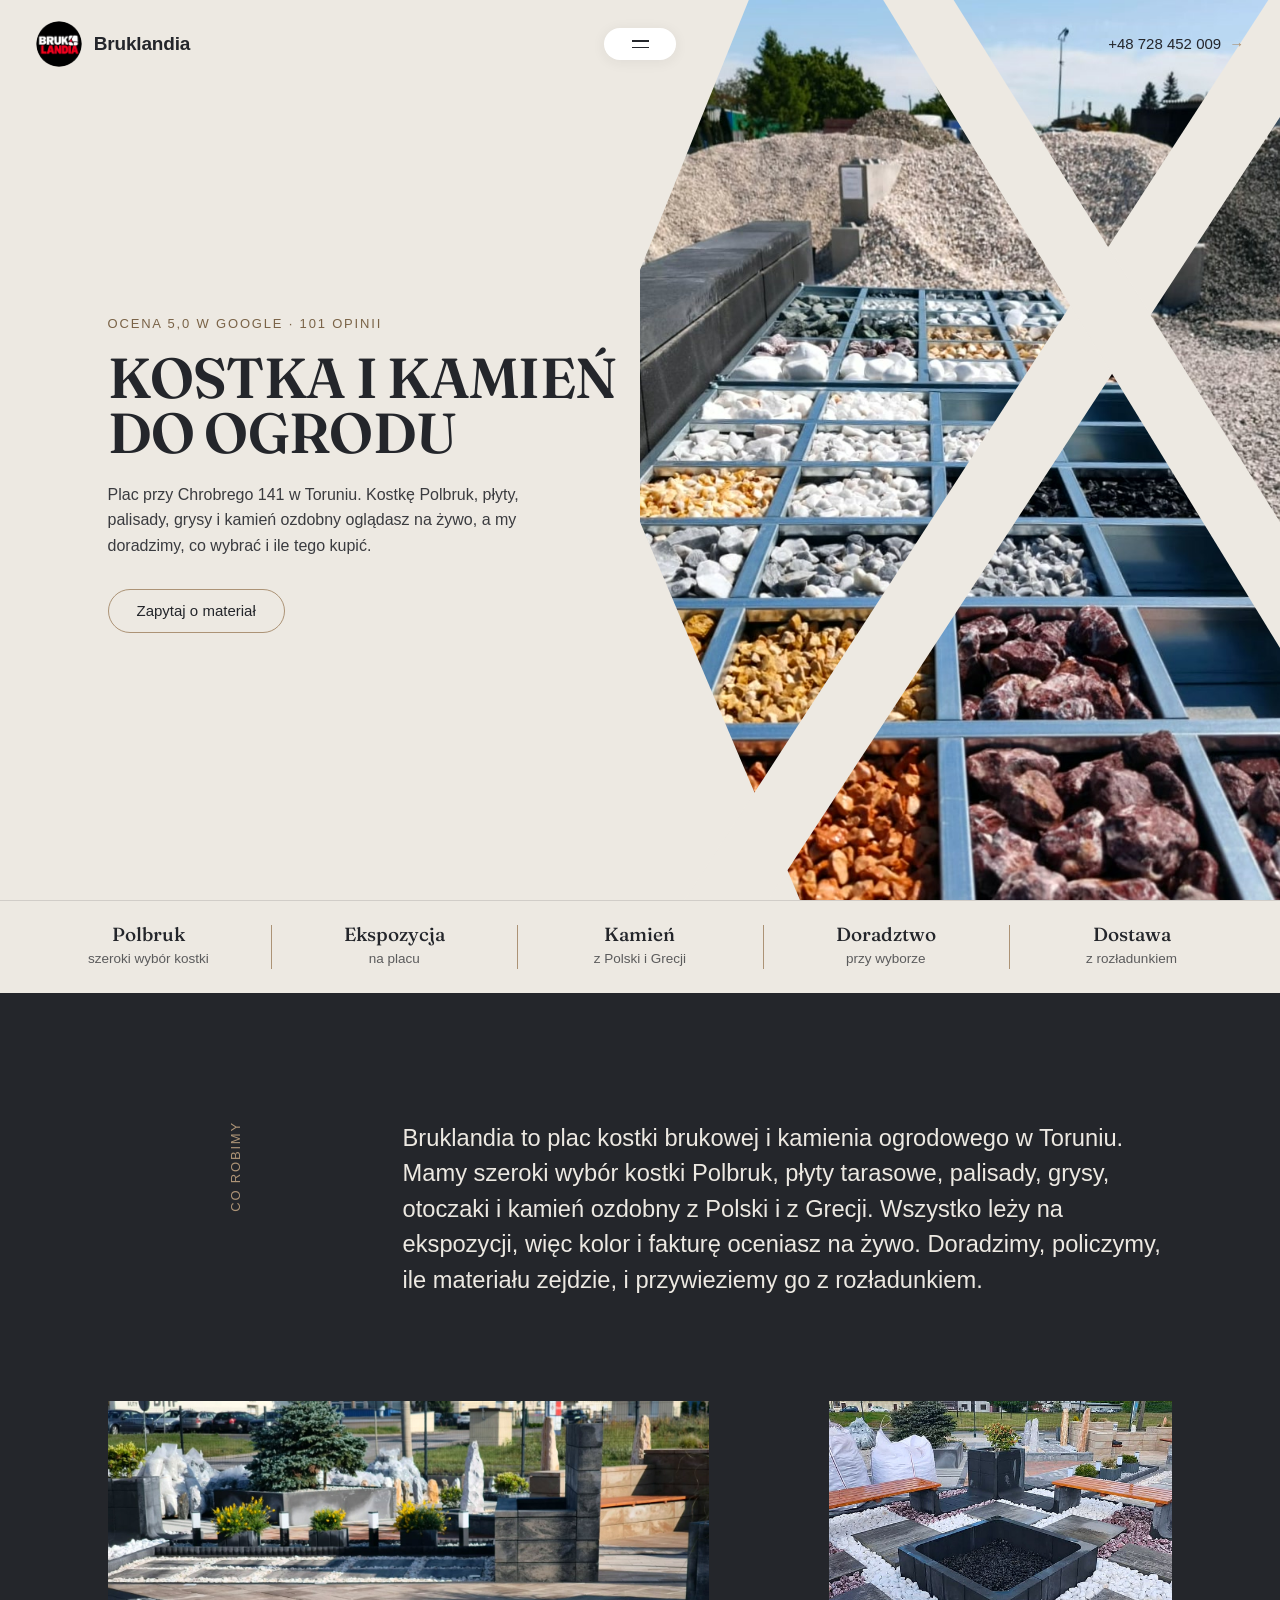
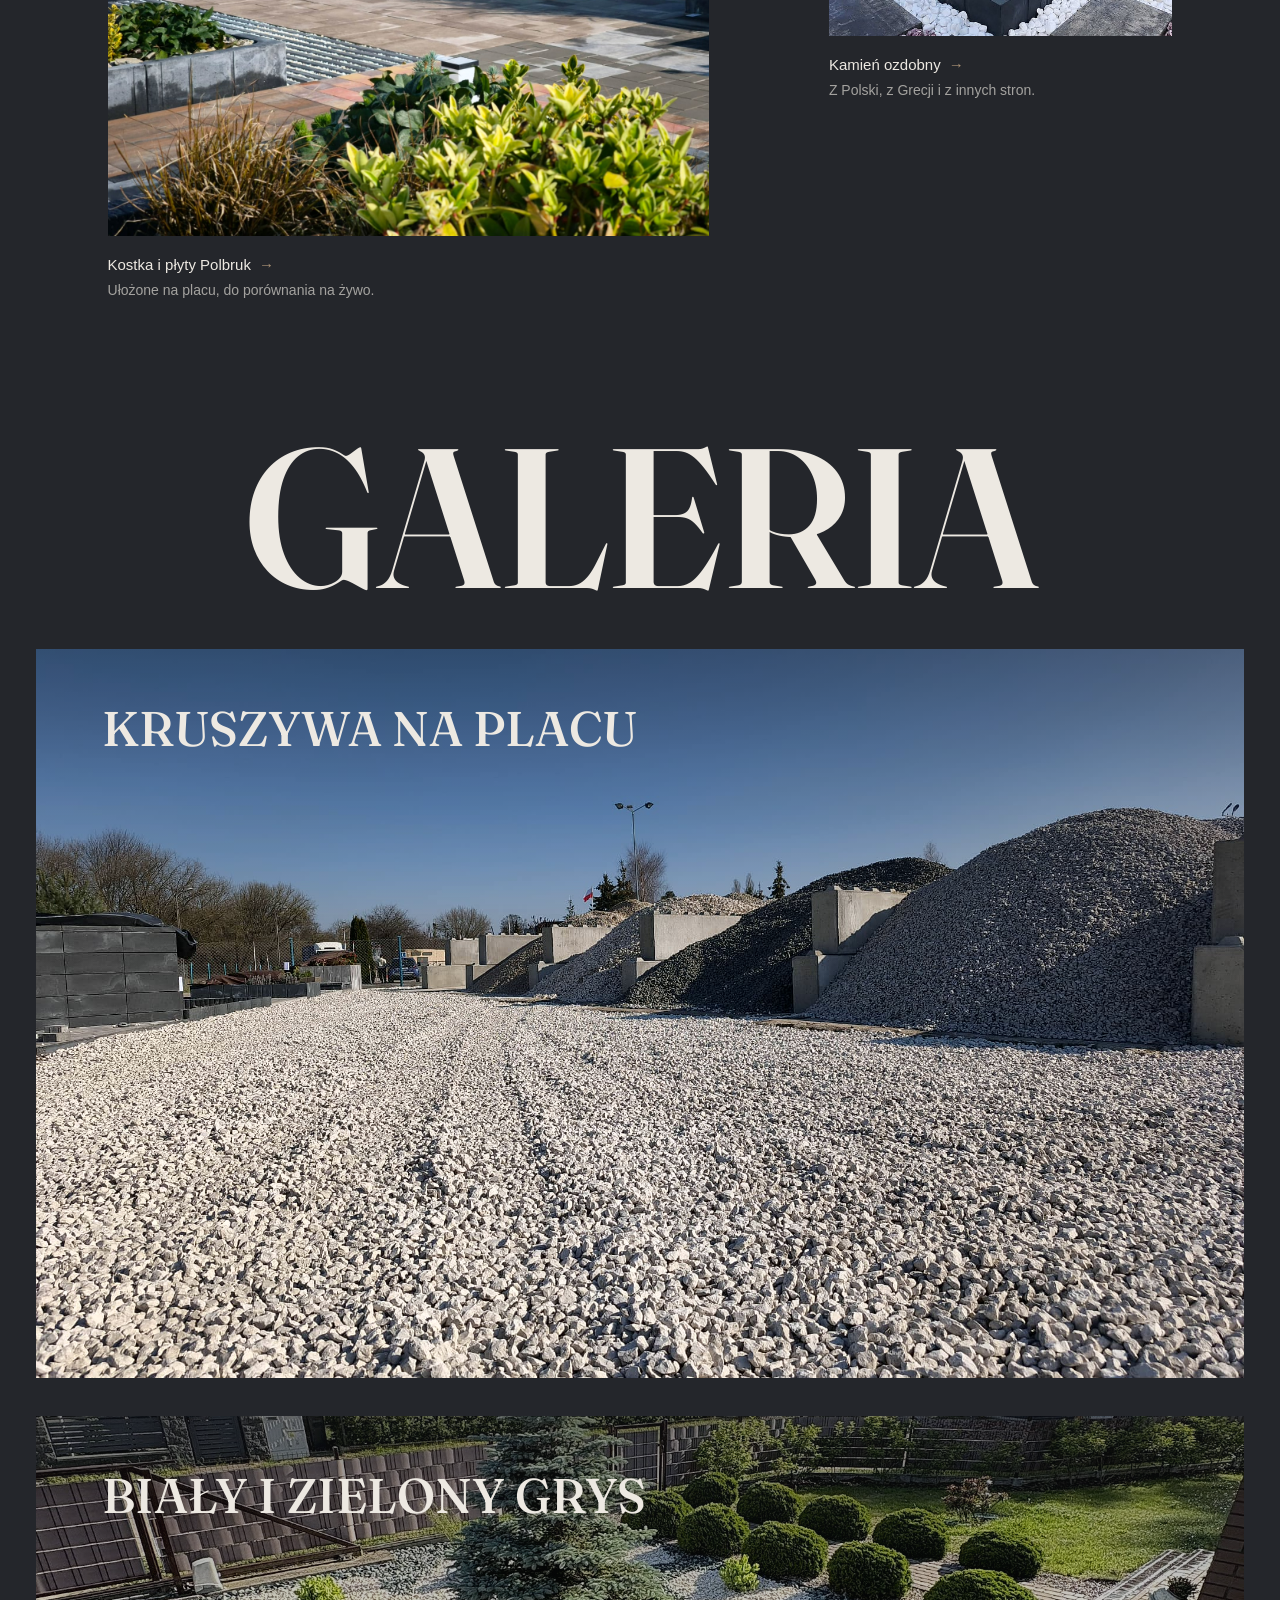
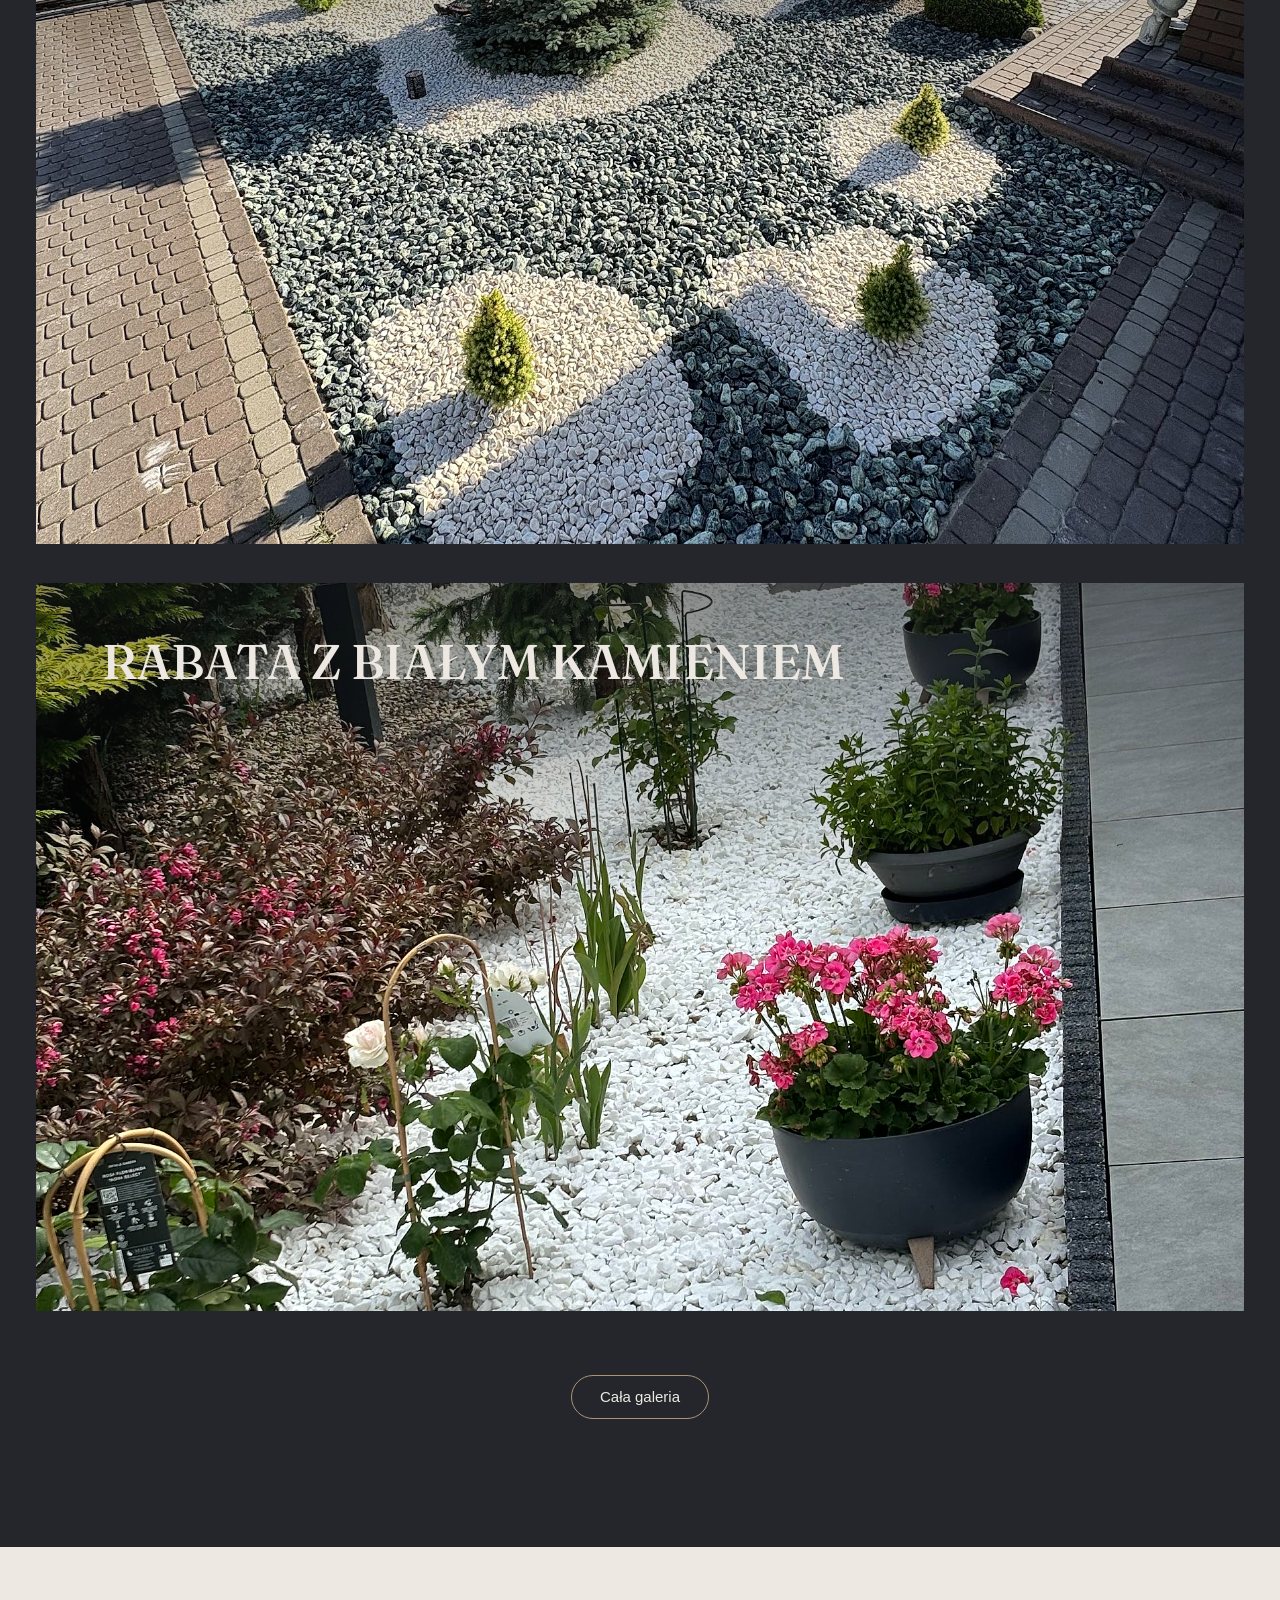
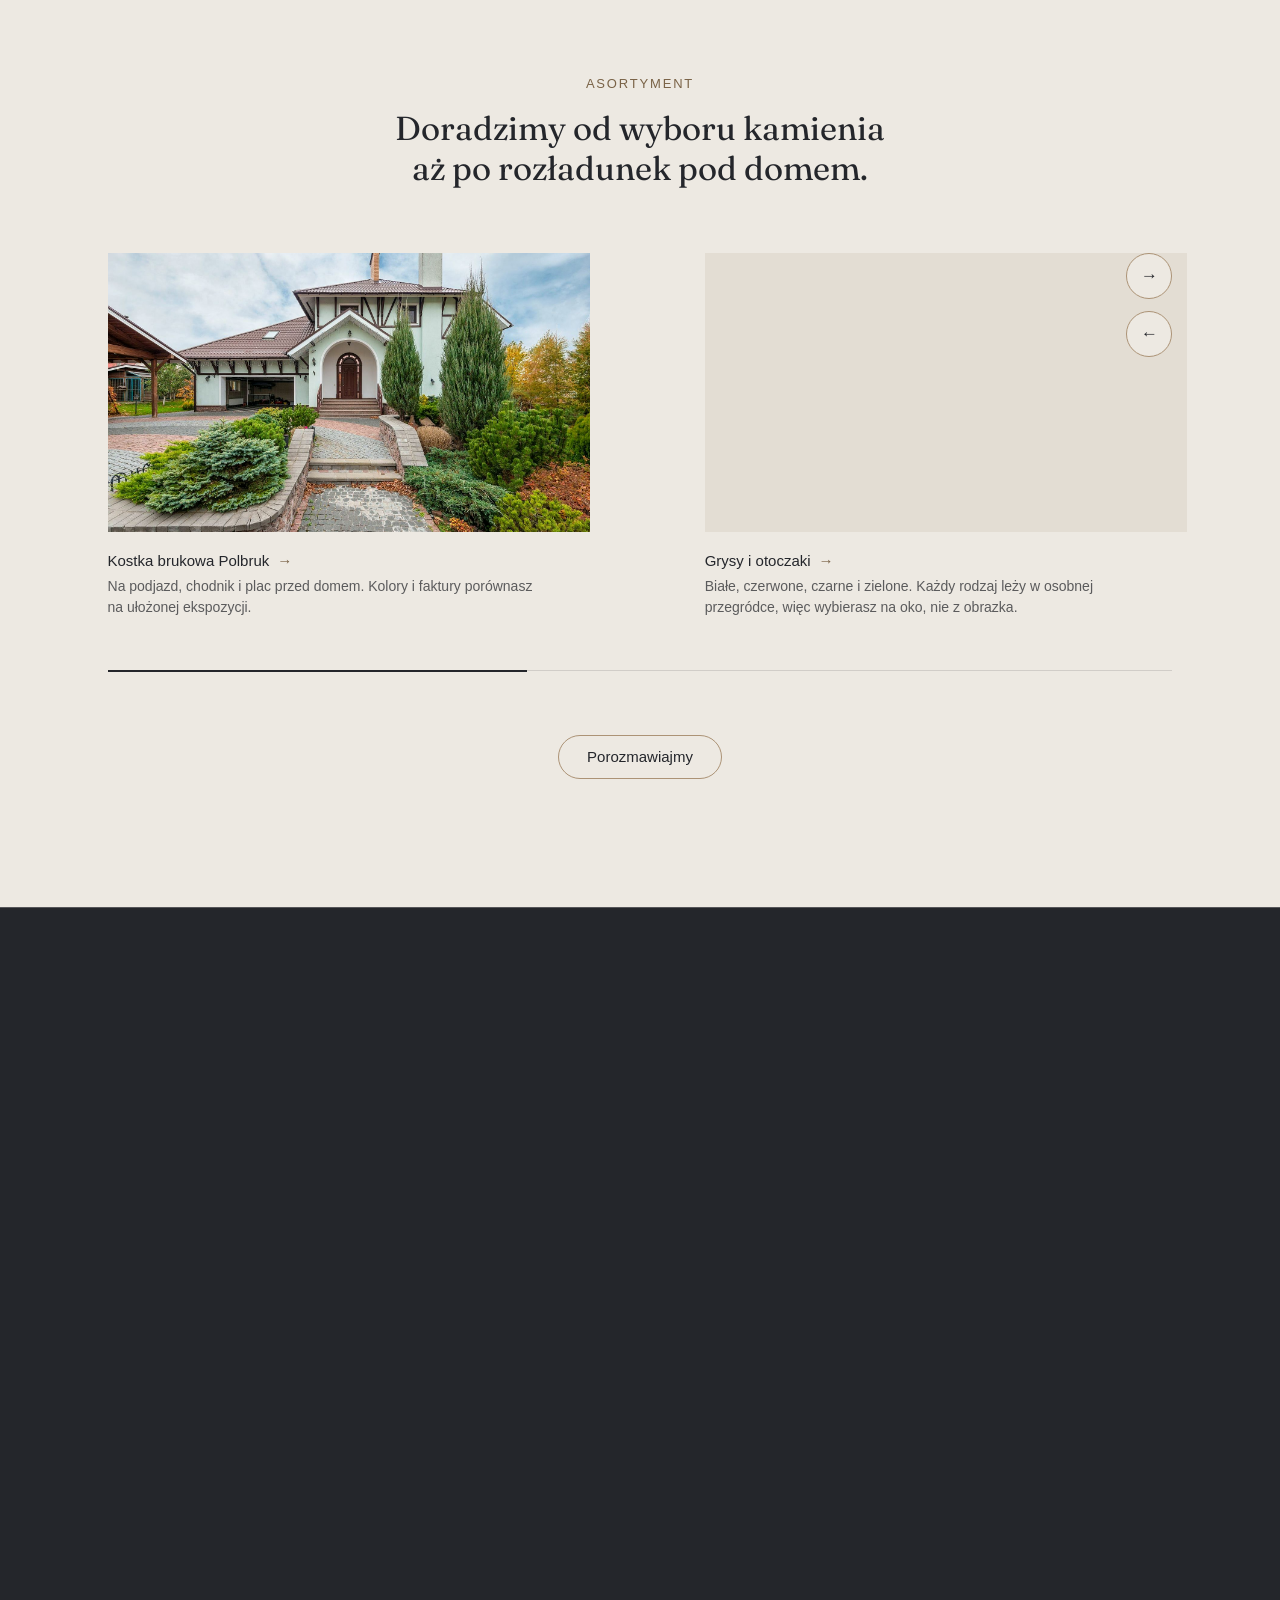
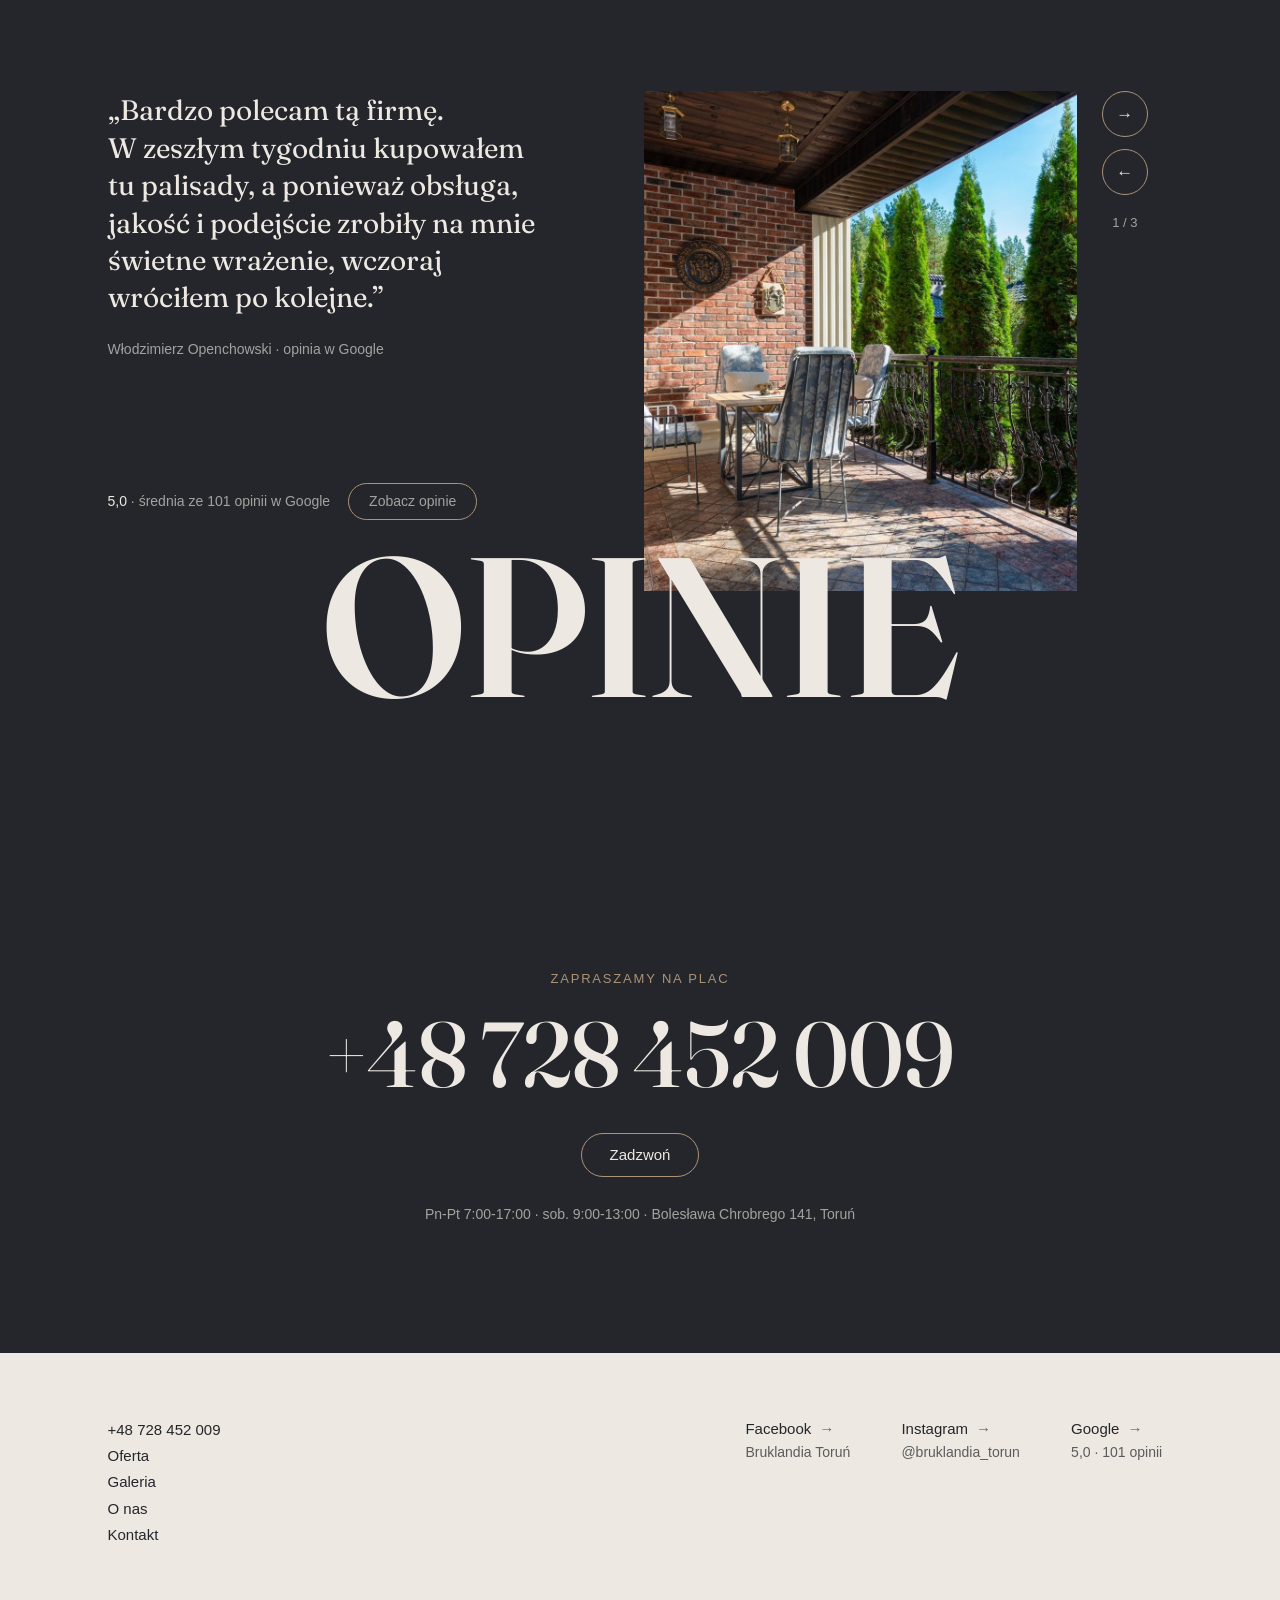
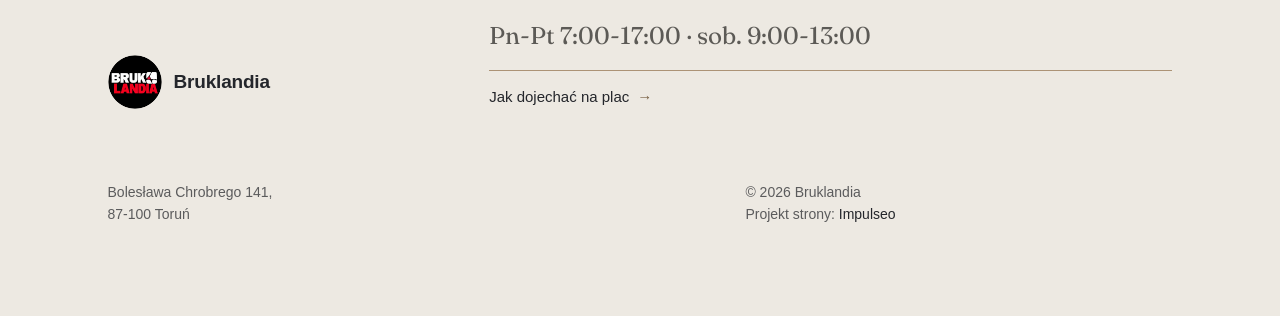
<file: index.html>
<!DOCTYPE html>
<html lang="pl">
<head>
<meta charset="UTF-8">
<meta name="viewport" content="width=device-width, initial-scale=1.0">
<title>Bruklandia - Kostka brukowa Polbruk i kamień ogrodowy · Toruń</title>
<meta name="description" content="Bruklandia - kostka brukowa Polbruk i kamień ogrodowy w Toruniu, ul. Bolesława Chrobrego 141. Kostka, płyty tarasowe, palisady, grysy, otoczaki i kamień ozdobny do obejrzenia na placu. Doradztwo i dostawa z rozładunkiem.">
<link rel="canonical" href="https://impulseo-pl.github.io/bruklandia/">
<meta name="robots" content="noindex, nofollow">
<meta name="theme-color" content="#ede9e2">
<meta property="og:type" content="website">
<meta property="og:locale" content="pl_PL">
<meta property="og:site_name" content="Bruklandia">
<meta property="og:title" content="Bruklandia - Kostka brukowa Polbruk i kamień ogrodowy · Toruń">
<meta property="og:description" content="Bruklandia - kostka brukowa Polbruk i kamień ogrodowy w Toruniu, ul. Bolesława Chrobrego 141. Kostka, płyty tarasowe, palisady, grysy, otoczaki i kamień ozdobny do obejrzenia na placu. Doradztwo i dostawa z rozładunkiem.">
<meta property="og:url" content="https://impulseo-pl.github.io/bruklandia/">
<meta property="og:image" content="https://impulseo-pl.github.io/bruklandia/img/og.jpg">
<meta property="og:image:width" content="1200">
<meta property="og:image:height" content="630">
<meta name="twitter:card" content="summary_large_image">
<link rel="icon" href="img/logo.png">
<script type="application/ld+json">{"@context": "https://schema.org", "@type": "LocalBusiness", "name": "Bruklandia", "url": "https://impulseo-pl.github.io/bruklandia/", "telephone": "+48728452009", "image": "https://impulseo-pl.github.io/bruklandia/img/og.jpg", "address": {"@type": "PostalAddress", "streetAddress": "Bolesława Chrobrego 141", "postalCode": "87-100", "addressLocality": "Toruń", "addressCountry": "PL"}, "geo": {"@type": "GeoCoordinates", "latitude": 53.0409848, "longitude": 18.6276492}, "openingHours": ["Mo-Fr 07:00-17:00", "Sa 09:00-13:00"], "areaServed": "Toruń", "sameAs": ["https://www.facebook.com/p/Bruklandia-Toru%C5%84-61573818707642/", "https://www.instagram.com/bruklandia_torun/", "https://www.google.com/maps?cid=2119143771675908504"]}</script>
<link rel="preconnect" href="https://fonts.googleapis.com">
<link rel="preconnect" href="https://fonts.gstatic.com" crossorigin>
<link href="https://fonts.googleapis.com/css2?family=Fraunces:opsz,wght@9..144,400;9..144,500;9..144,600&display=swap" rel="stylesheet">
<link href="https://api.fontshare.com/v2/css?f[]=satoshi@300,400,500,700&display=swap" rel="stylesheet">
<link rel="stylesheet" href="assets/styles.css?v=20261013">
</head>
<body>
<header class="hdr">
  <div class="hdr-in">
    <a class="brand" href="index.html" aria-label="Bruklandia - strona główna"><img class="brand-logo" src="img/logo.png" alt="Bruklandia logo" width="46" height="46"><span class="brand-name">Bruklandia</span></a>
    <button class="menu-pill" type="button" data-menu-open aria-controls="menu" aria-expanded="false"><span class="ml"></span><span class="ml"></span><span class="sr">Otwórz menu</span></button>
    <a class="head-phone" href="tel:+48728452009" aria-label="Telefon: +48 728 452 009"><span class="num ul">+48 728 452 009</span> <span class="arr" aria-hidden="true">→</span></a>
  </div>
</header>

<div class="menu" id="menu" role="dialog" aria-modal="true" aria-label="Menu" aria-hidden="true">
<div class="menu-in">
  <div class="menu-top">
    <a class="brand" href="index.html"><img class="brand-logo" src="img/logo.png" alt="" width="46" height="46"><span class="brand-name">Bruklandia</span></a>
    <button class="menu-pill" type="button" data-menu-close><span class="ml"></span><span class="ml"></span><span class="sr">Zamknij menu</span></button>
    <a class="btn" href="tel:+48728452009">+48 728 452 009</a>
  </div>
  <div class="menu-body">
    <nav class="menu-main" aria-label="Menu główne">
      <a class="ul" href="index.html" aria-current="page">Start</a>
      <a class="ul" href="oferta.html">Oferta</a>
      <a class="ul" href="realizacje.html">Galeria</a>
      <a class="ul" href="o-nas.html">O&nbsp;nas</a>
      <a class="ul" href="kontakt.html">Kontakt</a>
    </nav>
    <div class="menu-col">
      <span class="sub">Asortyment</span>
      <ul>
        <li><a class="ul" href="oferta.html#kostka">Kostka brukowa Polbruk</a></li>
        <li><a class="ul" href="oferta.html#plyty">Płyty tarasowe i&nbsp;palisady</a></li>
        <li><a class="ul" href="oferta.html#grysy">Grysy i&nbsp;otoczaki</a></li>
        <li><a class="ul" href="oferta.html#kamien">Kamień ozdobny</a></li>
        <li><a class="ul" href="oferta.html#projekt">Projekt i&nbsp;wykonanie</a></li>
      </ul>
    </div>
    <div class="menu-col">
      <span class="sub">Plac</span>
      <ul>
        <li><span>Bolesława Chrobrego 141</span></li>
        <li><span>87-100 Toruń</span></li>
        <li><span>Pn-Pt 7:00-17:00</span></li>
        <li><span>Sob. 9:00-13:00</span></li>
        <li><a href="https://www.google.com/maps?cid=2119143771675908504" target="_blank" rel="noopener"><span class="ul">Jak dojechać</span> <span class="arr" aria-hidden="true">→</span></a></li>
      </ul>
    </div>
  </div>
  <div class="menu-foot">
    <div><a href="https://www.facebook.com/p/Bruklandia-Toru%C5%84-61573818707642/" target="_blank" rel="noopener"><span class="ul">Facebook</span> <span class="arr" aria-hidden="true">→</span></a><small>Bruklandia Toruń</small></div>
    <div><a href="https://www.instagram.com/bruklandia_torun/" target="_blank" rel="noopener"><span class="ul">Instagram</span> <span class="arr" aria-hidden="true">→</span></a><small>@bruklandia_torun</small></div>
    <div><a href="https://www.google.com/maps?cid=2119143771675908504" target="_blank" rel="noopener"><span class="ul">Google</span> <span class="arr" aria-hidden="true">→</span></a><small>5,0 · 101 opinii</small></div>
  </div>
</div>
</div>

<main>
<section class="hero">
  <div class="hero-txt">
    <span class="sub">Ocena 5,0 w&nbsp;Google · 101 opinii</span>
    <h1><span class="ln">Kostka i&nbsp;kamień</span><span class="ln">do ogrodu</span></h1>
    <p class="hero-lead">Plac przy Chrobrego 141 w&nbsp;Toruniu. Kostkę Polbruk, płyty, palisady, grysy i&nbsp;kamień ozdobny oglądasz na żywo, a&nbsp;my doradzimy, co wybrać i&nbsp;ile tego kupić.</p>
    <a class="btn" href="kontakt.html">Zapytaj o&nbsp;materiał</a>
  </div>
  <figure class="hero-fig"><img src="img/hero.jpg" alt="Grysy i kruszywa w przegródkach na placu Bruklandii w Toruniu" width="1538" height="1132" fetchpriority="high">
    <svg class="hero-bands" viewBox="0 0 100 100" preserveAspectRatio="none" aria-hidden="true" focusable="false">
      <polygon points="0,0 17,0 0,30"/>
      <polygon points="0,100 0,58 25,100"/>
      <polygon points="7,100 20,100 100,13 100,-2"/>
      <polygon points="38,0 49,0 100,58 100,72"/>
    </svg>
  </figure>
</section>

<section class="strip" aria-label="Najważniejsze informacje">
  <div class="strip-in">
    <div class="it"><div class="k">Polbruk</div><div class="v">szeroki wybór kostki</div></div>
    <div class="it"><div class="k">Ekspozycja</div><div class="v">na placu</div></div>
    <div class="it"><div class="k">Kamień</div><div class="v">z&nbsp;Polski i&nbsp;Grecji</div></div>
    <div class="it"><div class="k">Doradztwo</div><div class="v">przy wyborze</div></div>
    <div class="it"><div class="k">Dostawa</div><div class="v">z&nbsp;rozładunkiem</div></div>
  </div>
</section>

<section class="bg-ink pv over">
  <div class="wrap">
    <div class="intro" data-rv>
      <span class="vlabel">Co robimy</span>
      <p class="intro-txt">Bruklandia to plac kostki brukowej i&nbsp;kamienia ogrodowego w&nbsp;Toruniu. Mamy szeroki wybór kostki Polbruk, płyty tarasowe, palisady, grysy, otoczaki i&nbsp;kamień ozdobny z&nbsp;Polski i&nbsp;z&nbsp;Grecji. Wszystko leży na ekspozycji, więc kolor i&nbsp;fakturę oceniasz na żywo. Doradzimy, policzymy, ile materiału zejdzie, i&nbsp;przywieziemy go z&nbsp;rozładunkiem.</p>
    </div>
    <div class="duo">
      <a class="d1" href="oferta.html#kostka" data-rv>
        <div class="ph"><img src="img/g1.jpg" alt="Ekspozycja nawierzchni z kostki i płyt na placu Bruklandii" width="1518" height="1106" decoding="async"></div>
        <div class="cap"><span class="cap-t"><span class="ul">Kostka i&nbsp;płyty Polbruk</span><span class="arr" aria-hidden="true">→</span></span><span class="cap-s">Ułożone na placu, do porównania na żywo.</span></div>
      </a>
      <a class="d2" href="oferta.html#kamien" data-rv>
        <div class="ph"><img src="img/about.jpg" alt="Zestawienie białego grysu, płyt i donicy na placu Bruklandii" width="1150" height="1150" decoding="async"></div>
        <div class="cap"><span class="cap-t"><span class="ul">Kamień ozdobny</span><span class="arr" aria-hidden="true">→</span></span><span class="cap-s">Z&nbsp;Polski, z&nbsp;Grecji i&nbsp;z&nbsp;innych stron.</span></div>
      </a>
    </div>
  </div>
</section>

<section class="gal-sec bg-ink pv over" style="padding-top:0">
  <h2 class="huge" data-rv>Galeria</h2>
  <div class="wrap-w pv-list">
    <a class="pv-item" href="realizacje.html" data-rv>
      <div class="ph"><img src="img/g4.jpg" alt="Hałdy kruszyw na placu Bruklandii przy Chrobrego 141" width="2048" height="1536" loading="lazy" decoding="async"></div>
      <h3 class="pv-t">Kruszywa na placu</h3>
    </a>
    <a class="pv-item" href="realizacje.html" data-rv>
      <div class="ph"><img src="img/g2.jpg" alt="Ogród klienta wysypany białym i zielonym grysem" width="1800" height="1200" loading="lazy" decoding="async"></div>
      <h3 class="pv-t">Biały i&nbsp;zielony grys</h3>
    </a>
    <a class="pv-item" href="realizacje.html" data-rv>
      <div class="ph"><img src="img/g3.jpg" alt="Rabata z białym kamieniem i donicami z kwiatami w ogrodzie klienta" width="1800" height="2400" loading="lazy" decoding="async" style="object-position:50% 58%"></div>
      <h3 class="pv-t">Rabata z&nbsp;białym kamieniem</h3>
    </a>
  </div>
  <div class="btn-row"><a class="btn" href="realizacje.html">Cała galeria</a></div>
</section>

<section class="bg-beige pv over">
  <div class="wrap as-head" data-rv>
    <span class="sub">Asortyment</span>
    <h2>Doradzimy od wyboru kamienia aż po rozładunek pod domem.</h2>
  </div>
  <div class="slider container" data-slider>
    <div class="slider-arws"><button class="arw" type="button" data-dir="next" aria-label="Dalej">→</button><button class="arw" type="button" data-dir="prev" aria-label="Wstecz">←</button></div>
    <div class="as-track" data-track>
      <a class="as-it" href="oferta.html#kostka">
        <div class="ph"><img src="img/g9.jpg" alt="Kostka brukowa na podjeździe przed domem (zdjęcie poglądowe)" width="1600" height="1068" loading="lazy" decoding="async"></div>
        <div class="cap"><span class="cap-t"><span class="ul">Kostka brukowa Polbruk</span><span class="arr" aria-hidden="true">→</span></span><span class="cap-s">Na podjazd, chodnik i&nbsp;plac przed domem. Kolory i&nbsp;faktury porównasz na ułożonej ekspozycji.</span></div>
      </a>
      <a class="as-it" href="oferta.html#grysy">
        <div class="ph"><img src="img/g5.jpg" alt="Biały i zielony grys w ogrodzie klienta" width="1800" height="1200" loading="lazy" decoding="async"></div>
        <div class="cap"><span class="cap-t"><span class="ul">Grysy i&nbsp;otoczaki</span><span class="arr" aria-hidden="true">→</span></span><span class="cap-s">Białe, czerwone, czarne i&nbsp;zielone. Każdy rodzaj leży w&nbsp;osobnej przegródce, więc wybierasz na oko, nie z&nbsp;obrazka.</span></div>
      </a>
      <a class="as-it" href="oferta.html#kamien">
        <div class="ph"><img src="img/g10.jpg" alt="Bryły kamienia w ogrodzie (zdjęcie poglądowe)" width="1600" height="1066" loading="lazy" decoding="async"></div>
        <div class="cap"><span class="cap-t"><span class="ul">Kamień ozdobny i&nbsp;mała architektura</span><span class="arr" aria-hidden="true">→</span></span><span class="cap-s">Kamień z&nbsp;Polski i&nbsp;z&nbsp;Grecji, większe bryły do ogrodu i&nbsp;donice w&nbsp;gotowych zestawieniach.</span></div>
      </a>
      <a class="as-it" href="oferta.html#plyty">
        <div class="ph"><img src="img/s-palisady.jpg" alt="Palisady i kostka ułożona w okrąg (zdjęcie poglądowe)" width="1600" height="1066" loading="lazy" decoding="async"></div>
        <div class="cap"><span class="cap-t"><span class="ul">Płyty tarasowe i&nbsp;palisady</span><span class="arr" aria-hidden="true">→</span></span><span class="cap-s">Płyty na taras i&nbsp;ścieżki, palisady na rabaty, skarpy i&nbsp;schodki.</span></div>
      </a>
      <a class="as-it" href="oferta.html#projekt">
        <div class="ph"><img src="img/g8.jpg" alt="Ścieżka z kostki w ogrodzie (zdjęcie poglądowe)" width="1880" height="1294" loading="lazy" decoding="async"></div>
        <div class="cap"><span class="cap-t"><span class="ul">Projekt i&nbsp;wykonanie nawierzchni</span><span class="arr" aria-hidden="true">→</span></span><span class="cap-s">Nie chcesz układać sam? Pomożemy zaprojektować nawierzchnię i&nbsp;zajmiemy się wykonaniem.</span></div>
      </a>
    </div>
    <div class="bar" aria-hidden="true"><i></i></div>
  </div>
  <div class="btn-row"><a class="btn" href="kontakt.html">Porozmawiajmy</a></div>
</section>

<section class="stopklatka" id="podjazd" aria-label="Podjazd z płyt"><div class="stk-bg" style="background-image:url(img/g6.jpg)" role="img" aria-label="Podjazd z jasnych płyt przed nowoczesnym domem (zdjęcie poglądowe)"></div></section>

<section class="opinie bg-ink pv over" style="padding-top:clamp(40px,5vw,70px)">
  <div class="wrap" data-fade>
    <div class="op">
      <div class="op-quotes">
        <div class="op-stack">
        <div class="op-q" data-slide><blockquote>„Bardzo polecam tą firmę. W&nbsp;zeszłym tygodniu kupowałem tu palisady, a&nbsp;ponieważ obsługa, jakość i&nbsp;podejście zrobiły na mnie świetne wrażenie, wczoraj wróciłem po kolejne.”</blockquote><p class="op-auth">Włodzimierz Openchowski · opinia w&nbsp;Google</p></div>
        <div class="op-q" data-slide><blockquote>„Bardzo polecam Bruklandię. Szukałam kamyczków ozdobnych do ogrodu i&nbsp;trafiłam właśnie tutaj. Duży wybór, wszystko można obejrzeć na miejscu, a&nbsp;obsługa naprawdę pomocna i&nbsp;konkretna, ceny korzystne.”</blockquote><p class="op-auth">Natalia Szabla · opinia w&nbsp;Google</p></div>
        <div class="op-q" data-slide><blockquote>„Dostawa kostki brukowej została zrealizowana terminowo i&nbsp;zgodnie z&nbsp;ustaleniami. Materiał dotarł w&nbsp;idealnym stanie, starannie zabezpieczony do transportu.”</blockquote><p class="op-auth">Sylwia Brzozowska · opinia w&nbsp;Google</p></div>
        </div>
        <div class="op-meta"><span><b>5,0</b> · średnia ze 101 opinii w&nbsp;Google</span><a class="btn op-google" href="https://www.google.com/maps?cid=2119143771675908504" target="_blank" rel="noopener">Zobacz opinie</a></div>
      </div>
      <div class="op-imgs">
      <div class="ph" data-slide-img><img src="img/t-taras.jpg" alt="Taras z kostki brukowej przy domu (zdjęcie poglądowe)" width="1600" height="1068" loading="lazy" decoding="async"></div>
      <div class="ph" data-slide-img><img src="img/g7.jpg" alt="Ogród klienta z białym i zielonym grysem wokół świerka" width="1800" height="2400" loading="lazy" decoding="async"></div>
      <div class="ph" data-slide-img><img src="img/t-patio.jpg" alt="Patio z kostki brukowej w ogrodzie (zdjęcie poglądowe)" width="1600" height="1064" loading="lazy" decoding="async"></div>
      </div>
      <div class="op-nav"><button class="arw" type="button" data-go="next" aria-label="Następna opinia">→</button><button class="arw" type="button" data-go="prev" aria-label="Poprzednia opinia">←</button><span class="op-count" data-count>1 / 3</span></div>
    </div>
  </div>
  <h2 class="huge op-word" data-rv>Opinie</h2>
</section>

<section class="cta bg-ink pv">
  <div class="wrap" data-rv>
    <span class="sub">Zapraszamy na plac</span>
    <a class="cta-phone" href="tel:+48728452009">+48 728 452 009</a>
    <div><a class="btn" href="tel:+48728452009">Zadzwoń</a></div>
    <div class="cta-info">Pn-Pt 7:00-17:00 · sob. 9:00-13:00 · Bolesława Chrobrego 141, Toruń</div>
  </div>
</section>
</main>

<footer class="ftr">
  <div class="wrap">
    <div class="ftr-top">
      <ul class="ftr-list">
        <li><a class="ul" href="tel:+48728452009">+48 728 452 009</a></li>
        <li><a class="ul" href="oferta.html">Oferta</a></li>
        <li><a class="ul" href="realizacje.html">Galeria</a></li>
        <li><a class="ul" href="o-nas.html">O&nbsp;nas</a></li>
        <li><a class="ul" href="kontakt.html">Kontakt</a></li>
      </ul>
      <div class="ftr-soc">
        <div><a class="soc" href="https://www.facebook.com/p/Bruklandia-Toru%C5%84-61573818707642/" target="_blank" rel="noopener" aria-label="Facebook - Bruklandia Toruń"><span class="ul">Facebook</span> <span class="arr" aria-hidden="true">→</span></a><small>Bruklandia Toruń</small></div>
        <div><a class="soc" href="https://www.instagram.com/bruklandia_torun/" target="_blank" rel="noopener" aria-label="Instagram - bruklandia_torun"><span class="ul">Instagram</span> <span class="arr" aria-hidden="true">→</span></a><small>@bruklandia_torun</small></div>
        <div><a class="soc" href="https://www.google.com/maps?cid=2119143771675908504" target="_blank" rel="noopener" aria-label="Google - Bruklandia"><span class="ul">Google</span> <span class="arr" aria-hidden="true">→</span></a><small>5,0 · 101 opinii</small></div>
      </div>
    </div>
    <div class="ftr-mid">
      <a class="brand" href="index.html"><img class="brand-logo" src="img/logo.png" alt="Bruklandia logo" width="54" height="54"><span>Bruklandia</span></a>
      <div>
        <div class="ftr-hours">Pn-Pt 7:00-17:00 · sob. 9:00-13:00</div>
        <a class="ftr-dir" href="https://www.google.com/maps?cid=2119143771675908504" target="_blank" rel="noopener"><span class="ul">Jak dojechać na plac</span> <span class="arr" aria-hidden="true">→</span></a>
      </div>
    </div>
    <div class="ftr-bot">
      <address style="font-style:normal">Bolesława Chrobrego 141,<br>87-100 Toruń</address>
      <div><span>© 2026 Bruklandia</span><br><span>Projekt strony: <a class="foot-credit" href="https://impulseo.pl" target="_blank" rel="noopener">Impulseo</a></span></div>
    </div>
  </div>
</footer>

<div class="sticky-call"><a class="sc-call" href="tel:+48728452009">Zadzwoń: +48 728 452 009</a><a class="sc-quote" href="kontakt.html">Dojazd</a></div>
<div class="demo-wazne" data-do="2026-10-19" data-cykl="3" hidden><svg class="dw-ico" width="13" height="13" viewBox="0 0 24 24" fill="none" aria-hidden="true"><circle cx="12" cy="12" r="8.6" stroke="currentColor" stroke-width="1.8"/><path d="M12 7.2V12l3.3 2" stroke="currentColor" stroke-width="1.8" stroke-linecap="round"/></svg><span class="dw-txt"></span></div>
<script src="assets/main.js?v=20261013"></script>
</body>
</html>
</file>
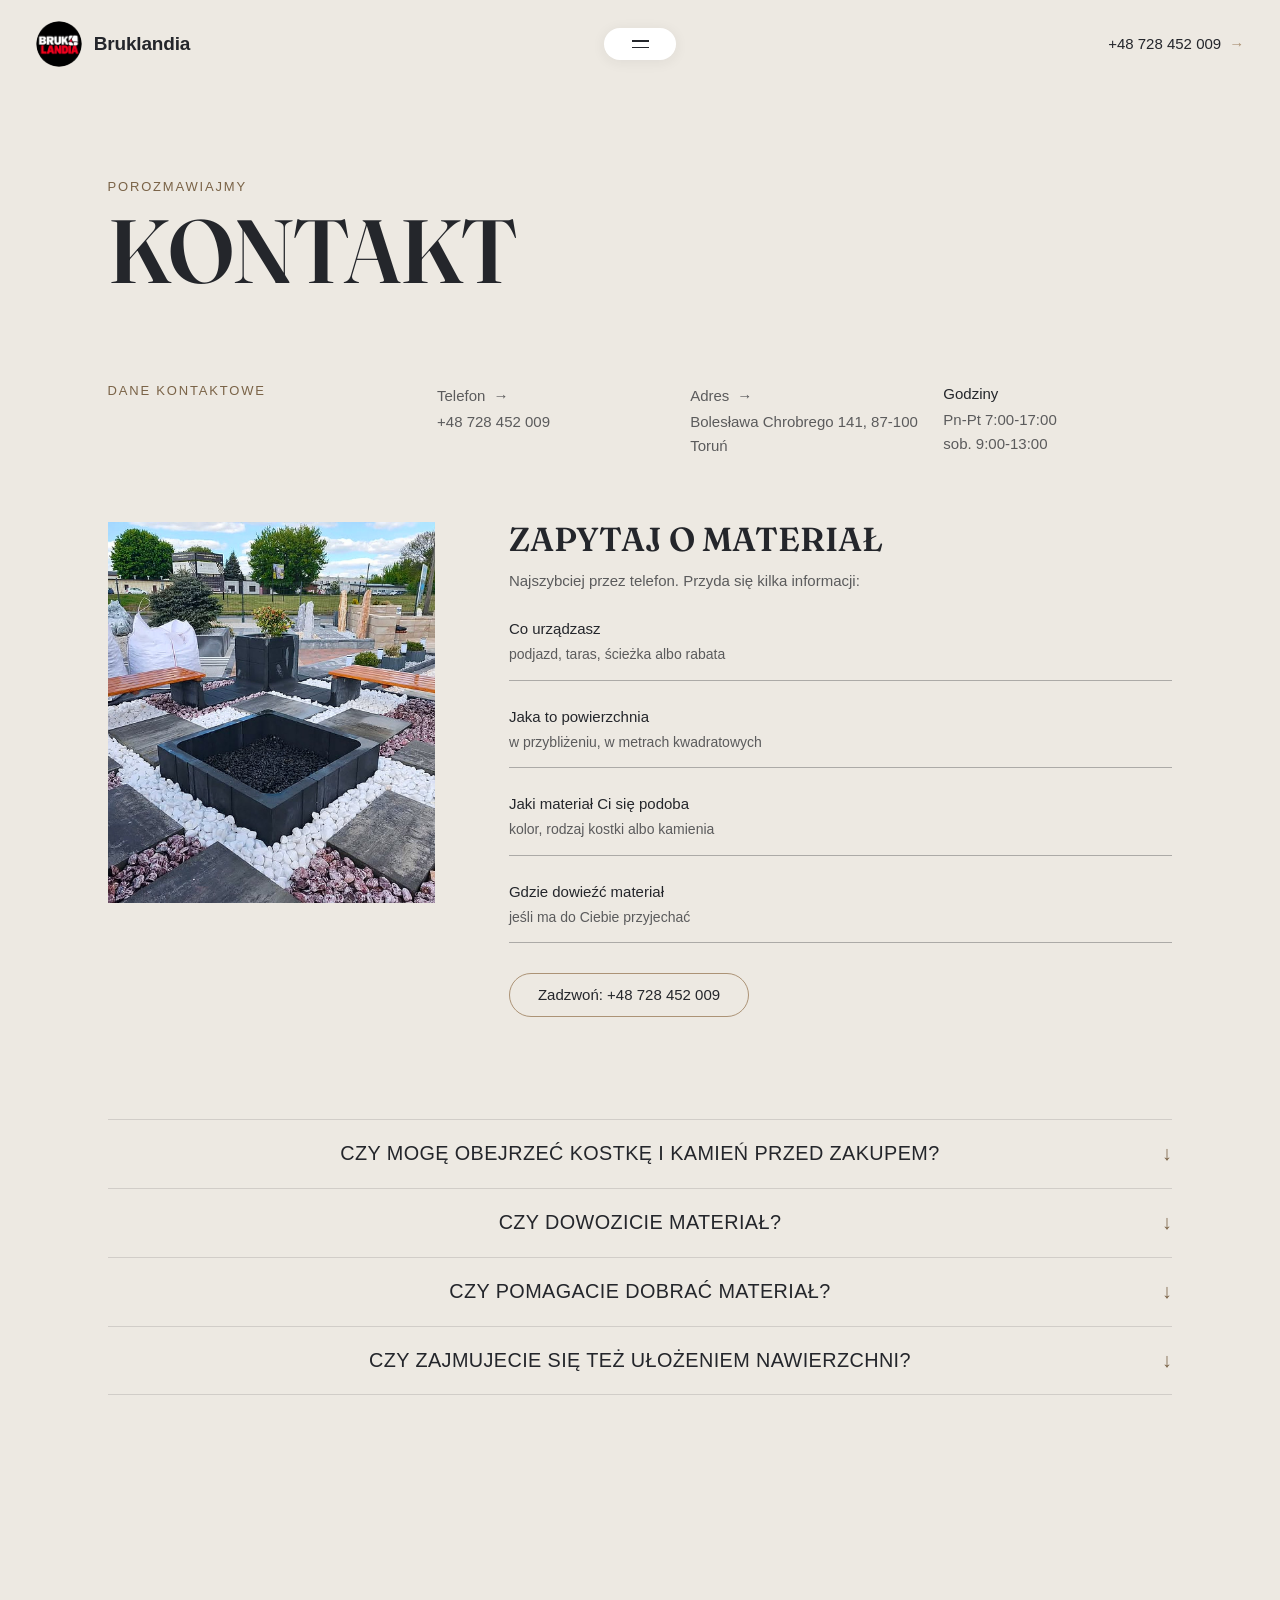
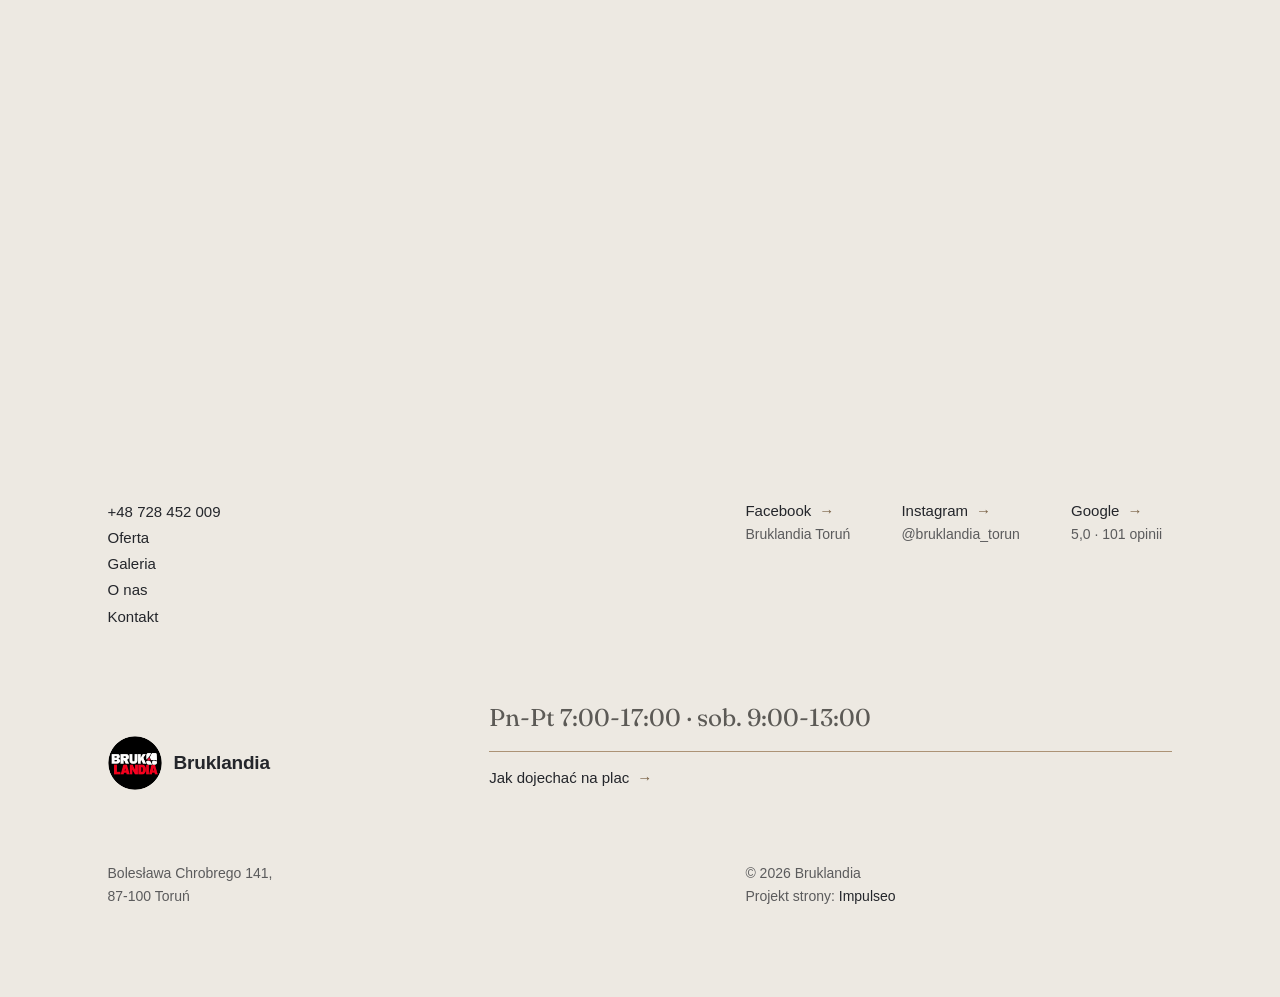
<file: kontakt.html>
<!DOCTYPE html>
<html lang="pl">
<head>
<meta charset="UTF-8">
<meta name="viewport" content="width=device-width, initial-scale=1.0">
<title>Kontakt - Bruklandia · Chrobrego 141, Toruń</title>
<meta name="description" content="Bruklandia, ul. Bolesława Chrobrego 141, 87-100 Toruń. Telefon +48 728 452 009. Plac otwarty Pn-Pt 7:00-17:00, sob. 9:00-13:00.">
<link rel="canonical" href="https://impulseo-pl.github.io/bruklandia/kontakt.html">
<meta name="robots" content="noindex, nofollow">
<meta name="theme-color" content="#ede9e2">
<meta property="og:type" content="website">
<meta property="og:locale" content="pl_PL">
<meta property="og:site_name" content="Bruklandia">
<meta property="og:title" content="Kontakt - Bruklandia · Chrobrego 141, Toruń">
<meta property="og:description" content="Bruklandia, ul. Bolesława Chrobrego 141, 87-100 Toruń. Telefon +48 728 452 009. Plac otwarty Pn-Pt 7:00-17:00, sob. 9:00-13:00.">
<meta property="og:url" content="https://impulseo-pl.github.io/bruklandia/kontakt.html">
<meta property="og:image" content="https://impulseo-pl.github.io/bruklandia/img/og.jpg">
<meta property="og:image:width" content="1200">
<meta property="og:image:height" content="630">
<meta name="twitter:card" content="summary_large_image">
<link rel="icon" href="img/logo.png">
<script type="application/ld+json">{"@context": "https://schema.org", "@type": "LocalBusiness", "name": "Bruklandia", "url": "https://impulseo-pl.github.io/bruklandia/", "telephone": "+48728452009", "image": "https://impulseo-pl.github.io/bruklandia/img/og.jpg", "address": {"@type": "PostalAddress", "streetAddress": "Bolesława Chrobrego 141", "postalCode": "87-100", "addressLocality": "Toruń", "addressCountry": "PL"}, "geo": {"@type": "GeoCoordinates", "latitude": 53.0409848, "longitude": 18.6276492}, "openingHours": ["Mo-Fr 07:00-17:00", "Sa 09:00-13:00"], "areaServed": "Toruń", "sameAs": ["https://www.facebook.com/p/Bruklandia-Toru%C5%84-61573818707642/", "https://www.instagram.com/bruklandia_torun/", "https://www.google.com/maps?cid=2119143771675908504"]}</script>
<link rel="preconnect" href="https://fonts.googleapis.com">
<link rel="preconnect" href="https://fonts.gstatic.com" crossorigin>
<link href="https://fonts.googleapis.com/css2?family=Fraunces:opsz,wght@9..144,400;9..144,500;9..144,600&display=swap" rel="stylesheet">
<link href="https://api.fontshare.com/v2/css?f[]=satoshi@300,400,500,700&display=swap" rel="stylesheet">
<link rel="stylesheet" href="assets/styles.css?v=20261013">
</head>
<body>
<header class="hdr">
  <div class="hdr-in">
    <a class="brand" href="index.html" aria-label="Bruklandia - strona główna"><img class="brand-logo" src="img/logo.png" alt="Bruklandia logo" width="46" height="46"><span class="brand-name">Bruklandia</span></a>
    <button class="menu-pill" type="button" data-menu-open aria-controls="menu" aria-expanded="false"><span class="ml"></span><span class="ml"></span><span class="sr">Otwórz menu</span></button>
    <a class="head-phone" href="tel:+48728452009" aria-label="Telefon: +48 728 452 009"><span class="num ul">+48 728 452 009</span> <span class="arr" aria-hidden="true">→</span></a>
  </div>
</header>

<div class="menu" id="menu" role="dialog" aria-modal="true" aria-label="Menu" aria-hidden="true">
<div class="menu-in">
  <div class="menu-top">
    <a class="brand" href="index.html"><img class="brand-logo" src="img/logo.png" alt="" width="46" height="46"><span class="brand-name">Bruklandia</span></a>
    <button class="menu-pill" type="button" data-menu-close><span class="ml"></span><span class="ml"></span><span class="sr">Zamknij menu</span></button>
    <a class="btn" href="tel:+48728452009">+48 728 452 009</a>
  </div>
  <div class="menu-body">
    <nav class="menu-main" aria-label="Menu główne">
      <a class="ul" href="index.html">Start</a>
      <a class="ul" href="oferta.html">Oferta</a>
      <a class="ul" href="realizacje.html">Galeria</a>
      <a class="ul" href="o-nas.html">O&nbsp;nas</a>
      <a class="ul" href="kontakt.html" aria-current="page">Kontakt</a>
    </nav>
    <div class="menu-col">
      <span class="sub">Asortyment</span>
      <ul>
        <li><a class="ul" href="oferta.html#kostka">Kostka brukowa Polbruk</a></li>
        <li><a class="ul" href="oferta.html#plyty">Płyty tarasowe i&nbsp;palisady</a></li>
        <li><a class="ul" href="oferta.html#grysy">Grysy i&nbsp;otoczaki</a></li>
        <li><a class="ul" href="oferta.html#kamien">Kamień ozdobny</a></li>
        <li><a class="ul" href="oferta.html#projekt">Projekt i&nbsp;wykonanie</a></li>
      </ul>
    </div>
    <div class="menu-col">
      <span class="sub">Plac</span>
      <ul>
        <li><span>Bolesława Chrobrego 141</span></li>
        <li><span>87-100 Toruń</span></li>
        <li><span>Pn-Pt 7:00-17:00</span></li>
        <li><span>Sob. 9:00-13:00</span></li>
        <li><a href="https://www.google.com/maps?cid=2119143771675908504" target="_blank" rel="noopener"><span class="ul">Jak dojechać</span> <span class="arr" aria-hidden="true">→</span></a></li>
      </ul>
    </div>
  </div>
  <div class="menu-foot">
    <div><a href="https://www.facebook.com/p/Bruklandia-Toru%C5%84-61573818707642/" target="_blank" rel="noopener"><span class="ul">Facebook</span> <span class="arr" aria-hidden="true">→</span></a><small>Bruklandia Toruń</small></div>
    <div><a href="https://www.instagram.com/bruklandia_torun/" target="_blank" rel="noopener"><span class="ul">Instagram</span> <span class="arr" aria-hidden="true">→</span></a><small>@bruklandia_torun</small></div>
    <div><a href="https://www.google.com/maps?cid=2119143771675908504" target="_blank" rel="noopener"><span class="ul">Google</span> <span class="arr" aria-hidden="true">→</span></a><small>5,0 · 101 opinii</small></div>
  </div>
</div>
</div>

<main>
<section class="phead">
  <div class="wrap">
    <span class="sub" data-rv>Porozmawiajmy</span>
    <h1 data-rv>Kontakt</h1>
    <div class="k-row" data-rv>
      <span class="sub">Dane kontaktowe</span>
      <div class="k-it"><a href="tel:+48728452009"><b><span class="ul">Telefon</span><span class="arr" aria-hidden="true">→</span></b></a><a class="v" href="tel:+48728452009">+48 728 452 009</a></div>
      <div class="k-it"><a href="https://www.google.com/maps?cid=2119143771675908504" target="_blank" rel="noopener"><b><span class="ul">Adres</span><span class="arr" aria-hidden="true">→</span></b></a><span>Bolesława Chrobrego 141, 87-100 Toruń</span></div>
      <div class="k-it"><b>Godziny</b><span>Pn-Pt 7:00-17:00<br>sob. 9:00-13:00</span></div>
    </div>
    <div class="k-grid">
      <div class="k-img" data-rv><div class="ph"><img src="img/about.jpg" alt="Zestawienie kamienia i płyt na placu Bruklandii" width="1150" height="1150" fetchpriority="high"></div></div>
      <div class="k-form" data-rv>
        <h2>Zapytaj o&nbsp;materiał</h2>
        <p>Najszybciej przez telefon. Przyda się kilka informacji:</p>
        <div class="k-field"><span class="l">Co urządzasz</span><span class="h">podjazd, taras, ścieżka albo rabata</span></div>
        <div class="k-field"><span class="l">Jaka to powierzchnia</span><span class="h">w&nbsp;przybliżeniu, w&nbsp;metrach kwadratowych</span></div>
        <div class="k-field"><span class="l">Jaki materiał Ci się podoba</span><span class="h">kolor, rodzaj kostki albo kamienia</span></div>
        <div class="k-field"><span class="l">Gdzie dowieźć materiał</span><span class="h">jeśli ma do Ciebie przyjechać</span></div>
        <a class="btn" href="tel:+48728452009">Zadzwoń: +48 728 452 009</a>
      </div>
    </div>
    <div class="qa-list">
    <details class="qa"><summary><span class="q">Czy mogę obejrzeć kostkę i&nbsp;kamień przed zakupem?</span><span class="ar" aria-hidden="true">↓</span></summary><p class="a">Tak. Na placu przy Chrobrego 141 leży ekspozycja nawierzchni, a&nbsp;grysy i&nbsp;otoczaki stoją w&nbsp;osobnych przegródkach. Kolor i&nbsp;fakturę ocenisz na żywo.</p></details>
    <details class="qa"><summary><span class="q">Czy dowozicie materiał?</span><span class="ar" aria-hidden="true">↓</span></summary><p class="a">Tak. Kostkę i&nbsp;kamień przywozimy pod wskazany adres i&nbsp;rozładowujemy na miejscu. Termin ustalamy przy zamówieniu.</p></details>
    <details class="qa"><summary><span class="q">Czy pomagacie dobrać materiał?</span><span class="ar" aria-hidden="true">↓</span></summary><p class="a">Tak. Powiedz, co urządzasz i&nbsp;jaką masz powierzchnię, a&nbsp;podpowiemy, co się sprawdzi i&nbsp;ile materiału zejdzie.</p></details>
    <details class="qa"><summary><span class="q">Czy zajmujecie się też ułożeniem nawierzchni?</span><span class="ar" aria-hidden="true">↓</span></summary><p class="a">Tak. Pomagamy zaprojektować nawierzchnię, dobieramy materiał i&nbsp;zajmujemy się wykonaniem. Szczegóły ustalisz telefonicznie.</p></details>
    </div>
    <iframe class="map" title="Bruklandia - Toruń, Bolesława Chrobrego 141" src="https://maps.google.com/maps?q=53.0409848%2C18.6276492&z=15&output=embed" loading="lazy" referrerpolicy="no-referrer-when-downgrade"></iframe>
  </div>
</section>
</main>

<footer class="ftr">
  <div class="wrap">
    <div class="ftr-top">
      <ul class="ftr-list">
        <li><a class="ul" href="tel:+48728452009">+48 728 452 009</a></li>
        <li><a class="ul" href="oferta.html">Oferta</a></li>
        <li><a class="ul" href="realizacje.html">Galeria</a></li>
        <li><a class="ul" href="o-nas.html">O&nbsp;nas</a></li>
        <li><a class="ul" href="kontakt.html">Kontakt</a></li>
      </ul>
      <div class="ftr-soc">
        <div><a class="soc" href="https://www.facebook.com/p/Bruklandia-Toru%C5%84-61573818707642/" target="_blank" rel="noopener" aria-label="Facebook - Bruklandia Toruń"><span class="ul">Facebook</span> <span class="arr" aria-hidden="true">→</span></a><small>Bruklandia Toruń</small></div>
        <div><a class="soc" href="https://www.instagram.com/bruklandia_torun/" target="_blank" rel="noopener" aria-label="Instagram - bruklandia_torun"><span class="ul">Instagram</span> <span class="arr" aria-hidden="true">→</span></a><small>@bruklandia_torun</small></div>
        <div><a class="soc" href="https://www.google.com/maps?cid=2119143771675908504" target="_blank" rel="noopener" aria-label="Google - Bruklandia"><span class="ul">Google</span> <span class="arr" aria-hidden="true">→</span></a><small>5,0 · 101 opinii</small></div>
      </div>
    </div>
    <div class="ftr-mid">
      <a class="brand" href="index.html"><img class="brand-logo" src="img/logo.png" alt="Bruklandia logo" width="54" height="54"><span>Bruklandia</span></a>
      <div>
        <div class="ftr-hours">Pn-Pt 7:00-17:00 · sob. 9:00-13:00</div>
        <a class="ftr-dir" href="https://www.google.com/maps?cid=2119143771675908504" target="_blank" rel="noopener"><span class="ul">Jak dojechać na plac</span> <span class="arr" aria-hidden="true">→</span></a>
      </div>
    </div>
    <div class="ftr-bot">
      <address style="font-style:normal">Bolesława Chrobrego 141,<br>87-100 Toruń</address>
      <div><span>© 2026 Bruklandia</span><br><span>Projekt strony: <a class="foot-credit" href="https://impulseo.pl" target="_blank" rel="noopener">Impulseo</a></span></div>
    </div>
  </div>
</footer>

<div class="sticky-call"><a class="sc-call" href="tel:+48728452009">Zadzwoń: +48 728 452 009</a><a class="sc-quote" href="kontakt.html">Dojazd</a></div>
<div class="demo-wazne" data-do="2026-10-19" data-cykl="3" hidden><svg class="dw-ico" width="13" height="13" viewBox="0 0 24 24" fill="none" aria-hidden="true"><circle cx="12" cy="12" r="8.6" stroke="currentColor" stroke-width="1.8"/><path d="M12 7.2V12l3.3 2" stroke="currentColor" stroke-width="1.8" stroke-linecap="round"/></svg><span class="dw-txt"></span></div>
<script src="assets/main.js?v=20261013"></script>
</body>
</html>
</file>
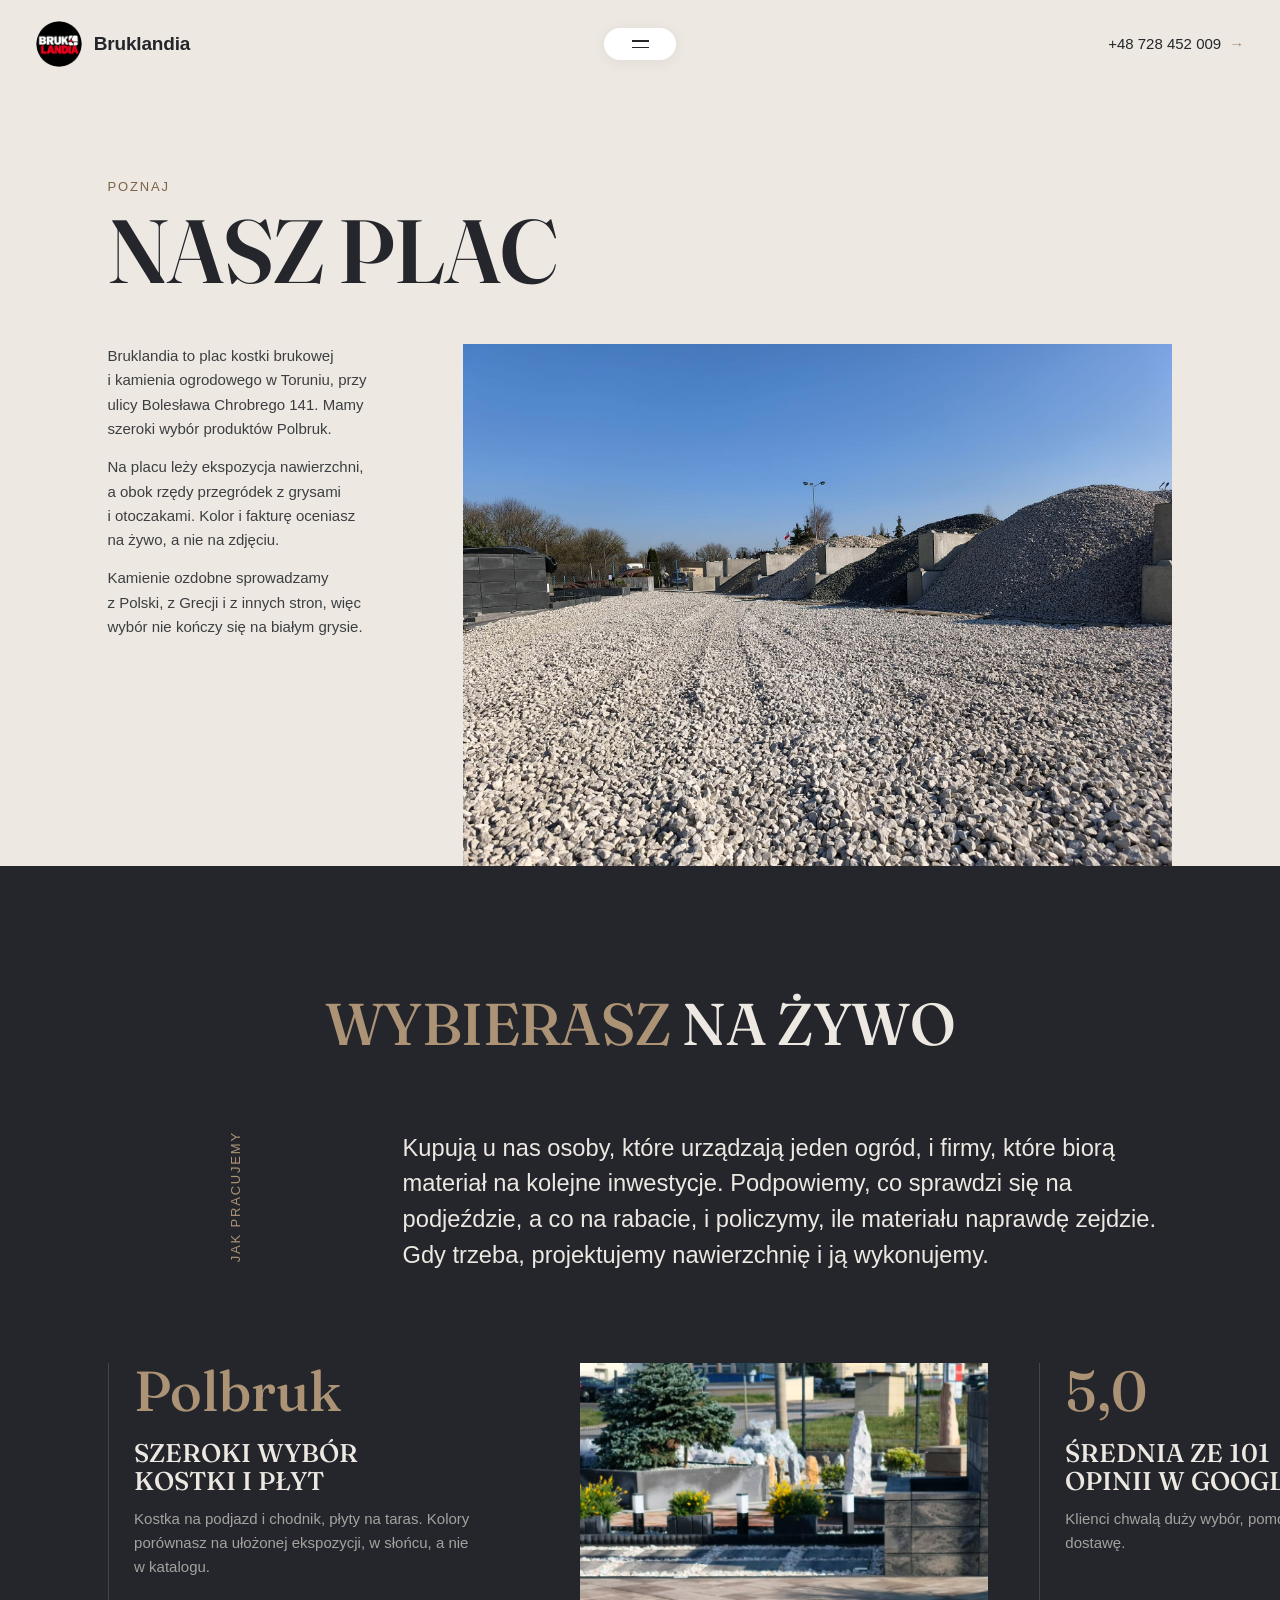
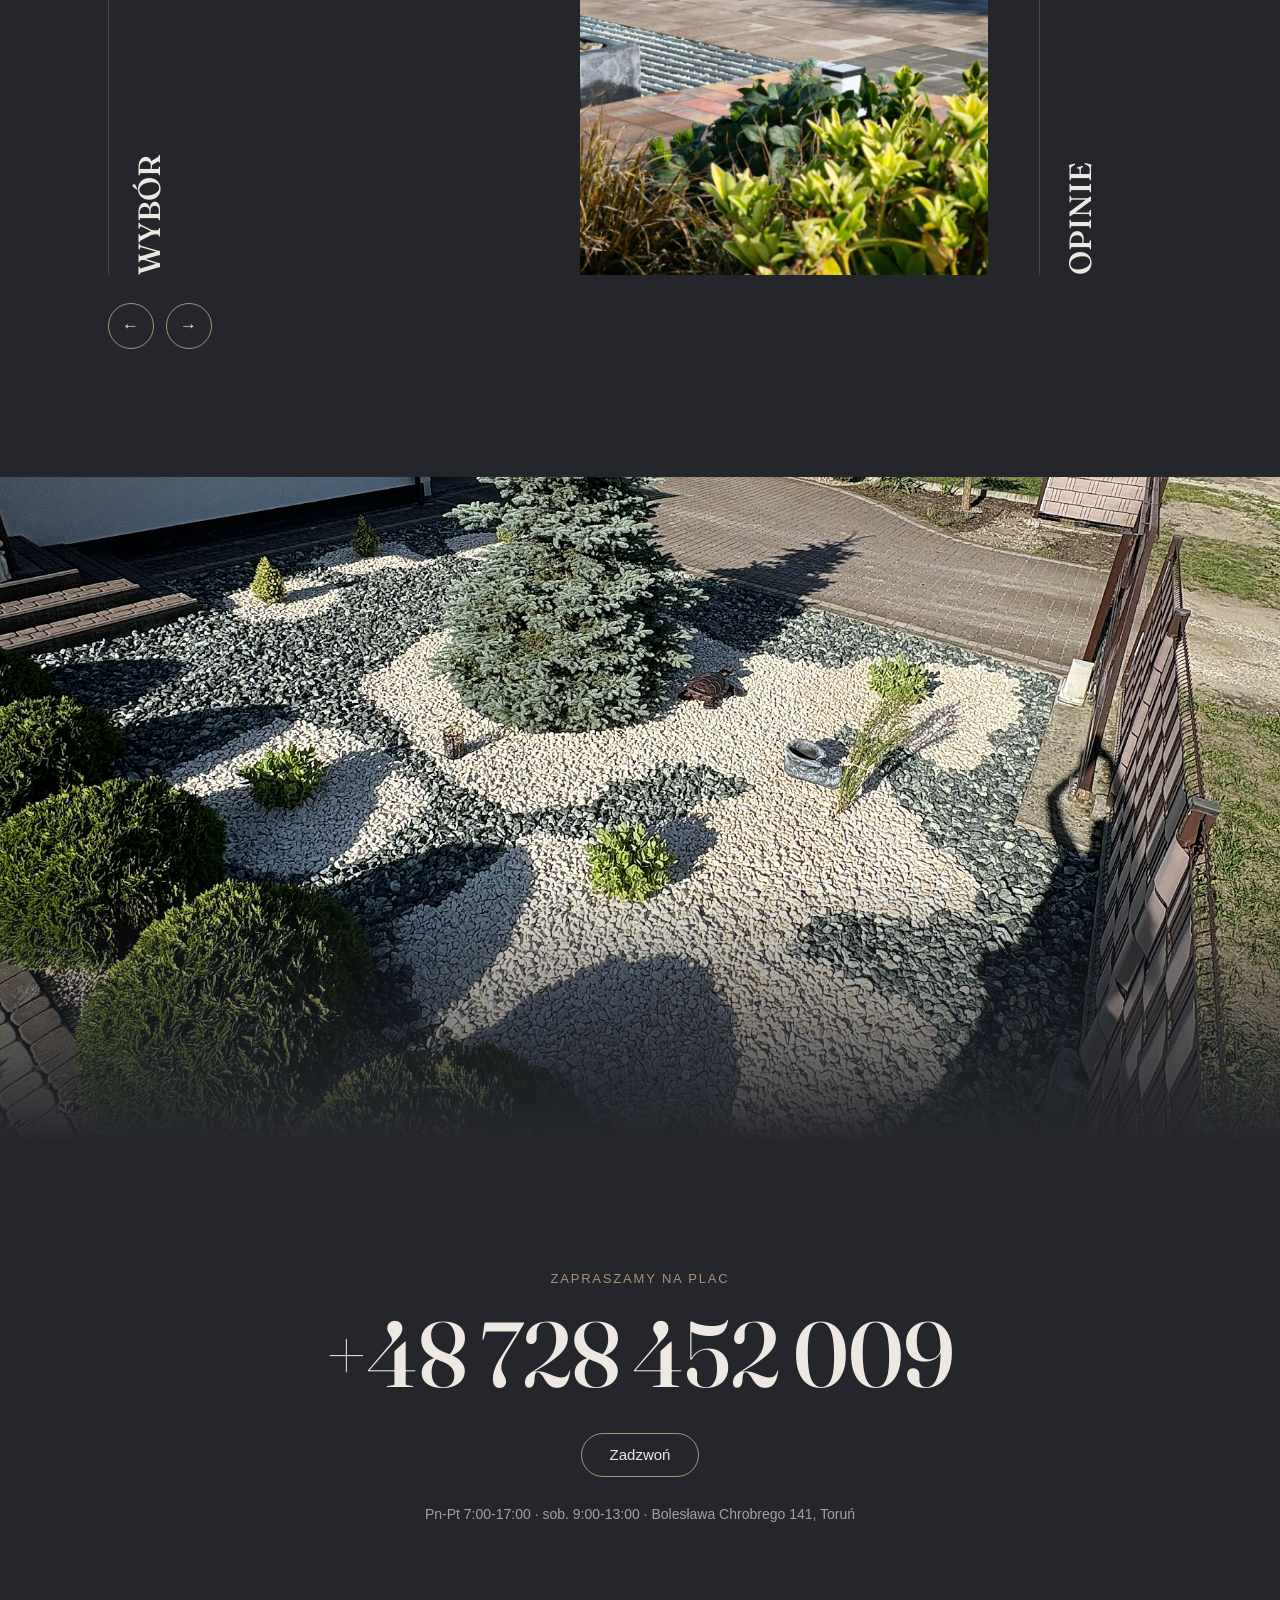
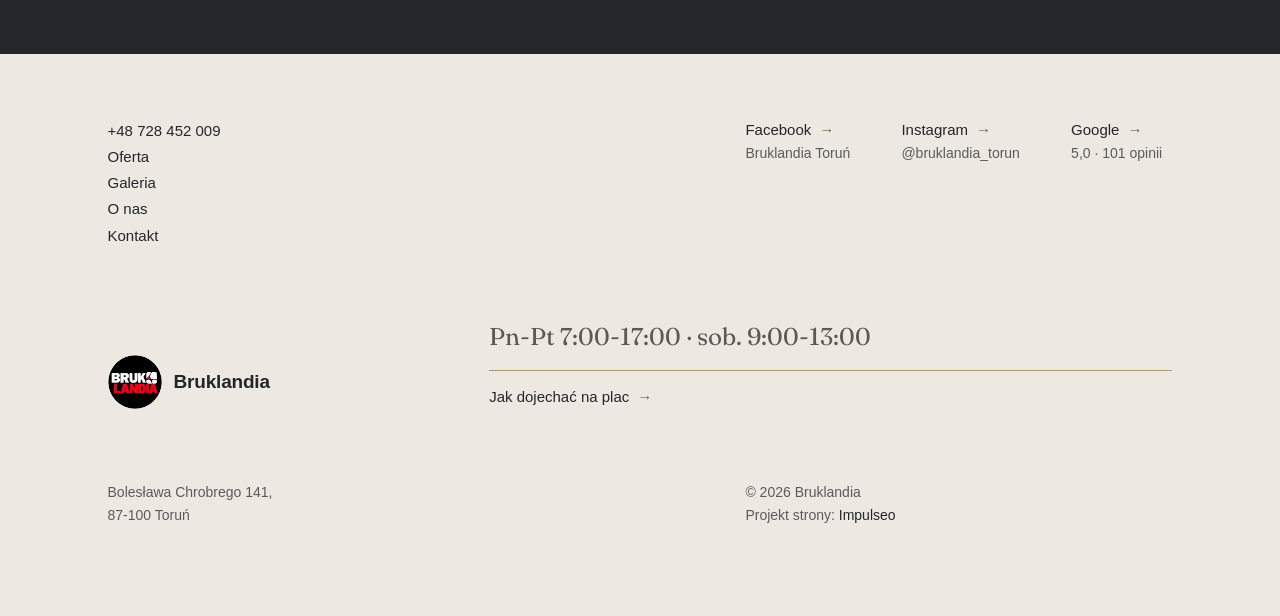
<file: o-nas.html>
<!DOCTYPE html>
<html lang="pl">
<head>
<meta charset="UTF-8">
<meta name="viewport" content="width=device-width, initial-scale=1.0">
<title>O nas - Bruklandia · Plac kostki i kamienia w Toruniu</title>
<meta name="description" content="Bruklandia to plac kostki brukowej Polbruk i kamienia ogrodowego w Toruniu przy Chrobrego 141. Ekspozycja na placu, doradztwo, dostawa z rozładunkiem.">
<link rel="canonical" href="https://impulseo-pl.github.io/bruklandia/o-nas.html">
<meta name="robots" content="noindex, nofollow">
<meta name="theme-color" content="#ede9e2">
<meta property="og:type" content="website">
<meta property="og:locale" content="pl_PL">
<meta property="og:site_name" content="Bruklandia">
<meta property="og:title" content="O nas - Bruklandia · Plac kostki i kamienia w Toruniu">
<meta property="og:description" content="Bruklandia to plac kostki brukowej Polbruk i kamienia ogrodowego w Toruniu przy Chrobrego 141. Ekspozycja na placu, doradztwo, dostawa z rozładunkiem.">
<meta property="og:url" content="https://impulseo-pl.github.io/bruklandia/o-nas.html">
<meta property="og:image" content="https://impulseo-pl.github.io/bruklandia/img/og.jpg">
<meta property="og:image:width" content="1200">
<meta property="og:image:height" content="630">
<meta name="twitter:card" content="summary_large_image">
<link rel="icon" href="img/logo.png">
<script type="application/ld+json">{"@context": "https://schema.org", "@type": "LocalBusiness", "name": "Bruklandia", "url": "https://impulseo-pl.github.io/bruklandia/", "telephone": "+48728452009", "image": "https://impulseo-pl.github.io/bruklandia/img/og.jpg", "address": {"@type": "PostalAddress", "streetAddress": "Bolesława Chrobrego 141", "postalCode": "87-100", "addressLocality": "Toruń", "addressCountry": "PL"}, "geo": {"@type": "GeoCoordinates", "latitude": 53.0409848, "longitude": 18.6276492}, "openingHours": ["Mo-Fr 07:00-17:00", "Sa 09:00-13:00"], "areaServed": "Toruń", "sameAs": ["https://www.facebook.com/p/Bruklandia-Toru%C5%84-61573818707642/", "https://www.instagram.com/bruklandia_torun/", "https://www.google.com/maps?cid=2119143771675908504"]}</script>
<link rel="preconnect" href="https://fonts.googleapis.com">
<link rel="preconnect" href="https://fonts.gstatic.com" crossorigin>
<link href="https://fonts.googleapis.com/css2?family=Fraunces:opsz,wght@9..144,400;9..144,500;9..144,600&display=swap" rel="stylesheet">
<link href="https://api.fontshare.com/v2/css?f[]=satoshi@300,400,500,700&display=swap" rel="stylesheet">
<link rel="stylesheet" href="assets/styles.css?v=20261013">
</head>
<body>
<header class="hdr">
  <div class="hdr-in">
    <a class="brand" href="index.html" aria-label="Bruklandia - strona główna"><img class="brand-logo" src="img/logo.png" alt="Bruklandia logo" width="46" height="46"><span class="brand-name">Bruklandia</span></a>
    <button class="menu-pill" type="button" data-menu-open aria-controls="menu" aria-expanded="false"><span class="ml"></span><span class="ml"></span><span class="sr">Otwórz menu</span></button>
    <a class="head-phone" href="tel:+48728452009" aria-label="Telefon: +48 728 452 009"><span class="num ul">+48 728 452 009</span> <span class="arr" aria-hidden="true">→</span></a>
  </div>
</header>

<div class="menu" id="menu" role="dialog" aria-modal="true" aria-label="Menu" aria-hidden="true">
<div class="menu-in">
  <div class="menu-top">
    <a class="brand" href="index.html"><img class="brand-logo" src="img/logo.png" alt="" width="46" height="46"><span class="brand-name">Bruklandia</span></a>
    <button class="menu-pill" type="button" data-menu-close><span class="ml"></span><span class="ml"></span><span class="sr">Zamknij menu</span></button>
    <a class="btn" href="tel:+48728452009">+48 728 452 009</a>
  </div>
  <div class="menu-body">
    <nav class="menu-main" aria-label="Menu główne">
      <a class="ul" href="index.html">Start</a>
      <a class="ul" href="oferta.html">Oferta</a>
      <a class="ul" href="realizacje.html">Galeria</a>
      <a class="ul" href="o-nas.html" aria-current="page">O&nbsp;nas</a>
      <a class="ul" href="kontakt.html">Kontakt</a>
    </nav>
    <div class="menu-col">
      <span class="sub">Asortyment</span>
      <ul>
        <li><a class="ul" href="oferta.html#kostka">Kostka brukowa Polbruk</a></li>
        <li><a class="ul" href="oferta.html#plyty">Płyty tarasowe i&nbsp;palisady</a></li>
        <li><a class="ul" href="oferta.html#grysy">Grysy i&nbsp;otoczaki</a></li>
        <li><a class="ul" href="oferta.html#kamien">Kamień ozdobny</a></li>
        <li><a class="ul" href="oferta.html#projekt">Projekt i&nbsp;wykonanie</a></li>
      </ul>
    </div>
    <div class="menu-col">
      <span class="sub">Plac</span>
      <ul>
        <li><span>Bolesława Chrobrego 141</span></li>
        <li><span>87-100 Toruń</span></li>
        <li><span>Pn-Pt 7:00-17:00</span></li>
        <li><span>Sob. 9:00-13:00</span></li>
        <li><a href="https://www.google.com/maps?cid=2119143771675908504" target="_blank" rel="noopener"><span class="ul">Jak dojechać</span> <span class="arr" aria-hidden="true">→</span></a></li>
      </ul>
    </div>
  </div>
  <div class="menu-foot">
    <div><a href="https://www.facebook.com/p/Bruklandia-Toru%C5%84-61573818707642/" target="_blank" rel="noopener"><span class="ul">Facebook</span> <span class="arr" aria-hidden="true">→</span></a><small>Bruklandia Toruń</small></div>
    <div><a href="https://www.instagram.com/bruklandia_torun/" target="_blank" rel="noopener"><span class="ul">Instagram</span> <span class="arr" aria-hidden="true">→</span></a><small>@bruklandia_torun</small></div>
    <div><a href="https://www.google.com/maps?cid=2119143771675908504" target="_blank" rel="noopener"><span class="ul">Google</span> <span class="arr" aria-hidden="true">→</span></a><small>5,0 · 101 opinii</small></div>
  </div>
</div>
</div>

<main>
<section class="phead flush">
  <div class="wrap">
    <span class="sub" data-rv>Poznaj</span>
    <h1 data-rv>Nasz plac</h1>
    <div class="story">
      <div class="story-txt" data-rv>
        <p>Bruklandia to plac kostki brukowej i&nbsp;kamienia ogrodowego w&nbsp;Toruniu, przy ulicy Bolesława Chrobrego 141. Mamy szeroki wybór produktów Polbruk.</p>
        <p>Na placu leży ekspozycja nawierzchni, a&nbsp;obok rzędy przegródek z&nbsp;grysami i&nbsp;otoczakami. Kolor i&nbsp;fakturę oceniasz na żywo, a&nbsp;nie na zdjęciu.</p>
        <p>Kamienie ozdobne sprowadzamy z&nbsp;Polski, z&nbsp;Grecji i&nbsp;z&nbsp;innych stron, więc wybór nie kończy się na białym grysie.</p>
      </div>
      <div class="ph" data-rv><img src="img/g4.jpg" alt="Plac Bruklandii przy Chrobrego 141 z hałdami kruszyw" width="2048" height="1536" fetchpriority="high"></div>
    </div>
  </div>
</section>

<section class="bg-ink pv over">
  <div class="wrap">
    <h2 class="h2c" data-rv><em>Wybierasz</em> na żywo</h2>
    <div class="intro" style="margin-top:clamp(50px,6vw,90px)" data-rv>
      <span class="vlabel">Jak pracujemy</span>
      <p class="intro-txt">Kupują u&nbsp;nas osoby, które urządzają jeden ogród, i&nbsp;firmy, które biorą materiał na kolejne inwestycje. Podpowiemy, co sprawdzi się na podjeździe, a&nbsp;co na rabacie, i&nbsp;policzymy, ile materiału naprawdę zejdzie. Gdy trzeba, projektujemy nawierzchnię i&nbsp;ją wykonujemy.</p>
    </div>
  </div>
  <div class="vals container" data-slider>
    <div class="val-track" data-track>
      <article class="val">
        <div class="val-txt"><div class="val-big">Polbruk</div><h3>Szeroki wybór kostki i&nbsp;płyt</h3><p>Kostka na podjazd i&nbsp;chodnik, płyty na taras. Kolory porównasz na ułożonej ekspozycji, w&nbsp;słońcu, a&nbsp;nie w&nbsp;katalogu.</p><span class="val-v" aria-hidden="true">Wybór</span></div>
        <div class="ph"><img src="img/g1.jpg" alt="Ekspozycja kostki i płyt na placu" width="1518" height="1106" decoding="async"></div>
      </article>
      <article class="val">
        <div class="val-txt"><div class="val-big">5,0</div><h3>Średnia ze 101 opinii w&nbsp;Google</h3><p>Klienci chwalą duży wybór, pomocną obsługę i&nbsp;terminową dostawę.</p><span class="val-v" aria-hidden="true">Opinie</span></div>
        <div class="ph"><img src="img/g2.jpg" alt="Ogród klienta z grysem z Bruklandii" width="1800" height="1200" decoding="async"></div>
      </article>
      <article class="val">
        <div class="val-txt"><div class="val-big">6 dni</div><h3>Plac otwarty w&nbsp;tygodniu</h3><p>Od poniedziałku do piątku w&nbsp;godzinach 7:00-17:00, w&nbsp;soboty od 9:00 do 13:00.</p><span class="val-v" aria-hidden="true">Plac</span></div>
        <div class="ph"><img src="img/hero.jpg" alt="Grysy w przegródkach na placu Bruklandii" width="1538" height="1132" decoding="async"></div>
      </article>
      <article class="val">
        <div class="val-txt"><div class="val-big">Dostawa</div><h3>Kostki i&nbsp;kamienia z&nbsp;rozładunkiem</h3><p>Przywozimy materiał pod wskazany adres i&nbsp;rozładowujemy na miejscu. Pracujemy w&nbsp;Toruniu i&nbsp;w&nbsp;całej Polsce.</p><span class="val-v" aria-hidden="true">Dostawa</span></div>
        <div class="ph"><img src="img/t-taras.jpg" alt="Taras z kostki brukowej (zdjęcie poglądowe)" width="1600" height="1068" decoding="async"></div>
      </article>
    </div>
    <div class="slider-arws"><button class="arw" type="button" data-dir="prev" aria-label="Wstecz">←</button><button class="arw" type="button" data-dir="next" aria-label="Dalej">→</button></div>
  </div>
</section>

<section class="band bg-ink" aria-label="Ogród klienta"><div class="ph"><img src="img/g5.jpg" alt="Ogród klienta z białym i zielonym grysem" width="1800" height="1200" loading="lazy" decoding="async"></div></section>

<section class="cta bg-ink pv">
  <div class="wrap" data-rv>
    <span class="sub">Zapraszamy na plac</span>
    <a class="cta-phone" href="tel:+48728452009">+48 728 452 009</a>
    <div><a class="btn" href="tel:+48728452009">Zadzwoń</a></div>
    <div class="cta-info">Pn-Pt 7:00-17:00 · sob. 9:00-13:00 · Bolesława Chrobrego 141, Toruń</div>
  </div>
</section>
</main>

<footer class="ftr">
  <div class="wrap">
    <div class="ftr-top">
      <ul class="ftr-list">
        <li><a class="ul" href="tel:+48728452009">+48 728 452 009</a></li>
        <li><a class="ul" href="oferta.html">Oferta</a></li>
        <li><a class="ul" href="realizacje.html">Galeria</a></li>
        <li><a class="ul" href="o-nas.html">O&nbsp;nas</a></li>
        <li><a class="ul" href="kontakt.html">Kontakt</a></li>
      </ul>
      <div class="ftr-soc">
        <div><a class="soc" href="https://www.facebook.com/p/Bruklandia-Toru%C5%84-61573818707642/" target="_blank" rel="noopener" aria-label="Facebook - Bruklandia Toruń"><span class="ul">Facebook</span> <span class="arr" aria-hidden="true">→</span></a><small>Bruklandia Toruń</small></div>
        <div><a class="soc" href="https://www.instagram.com/bruklandia_torun/" target="_blank" rel="noopener" aria-label="Instagram - bruklandia_torun"><span class="ul">Instagram</span> <span class="arr" aria-hidden="true">→</span></a><small>@bruklandia_torun</small></div>
        <div><a class="soc" href="https://www.google.com/maps?cid=2119143771675908504" target="_blank" rel="noopener" aria-label="Google - Bruklandia"><span class="ul">Google</span> <span class="arr" aria-hidden="true">→</span></a><small>5,0 · 101 opinii</small></div>
      </div>
    </div>
    <div class="ftr-mid">
      <a class="brand" href="index.html"><img class="brand-logo" src="img/logo.png" alt="Bruklandia logo" width="54" height="54"><span>Bruklandia</span></a>
      <div>
        <div class="ftr-hours">Pn-Pt 7:00-17:00 · sob. 9:00-13:00</div>
        <a class="ftr-dir" href="https://www.google.com/maps?cid=2119143771675908504" target="_blank" rel="noopener"><span class="ul">Jak dojechać na plac</span> <span class="arr" aria-hidden="true">→</span></a>
      </div>
    </div>
    <div class="ftr-bot">
      <address style="font-style:normal">Bolesława Chrobrego 141,<br>87-100 Toruń</address>
      <div><span>© 2026 Bruklandia</span><br><span>Projekt strony: <a class="foot-credit" href="https://impulseo.pl" target="_blank" rel="noopener">Impulseo</a></span></div>
    </div>
  </div>
</footer>

<div class="sticky-call"><a class="sc-call" href="tel:+48728452009">Zadzwoń: +48 728 452 009</a><a class="sc-quote" href="kontakt.html">Dojazd</a></div>
<div class="demo-wazne" data-do="2026-10-19" data-cykl="3" hidden><svg class="dw-ico" width="13" height="13" viewBox="0 0 24 24" fill="none" aria-hidden="true"><circle cx="12" cy="12" r="8.6" stroke="currentColor" stroke-width="1.8"/><path d="M12 7.2V12l3.3 2" stroke="currentColor" stroke-width="1.8" stroke-linecap="round"/></svg><span class="dw-txt"></span></div>
<script src="assets/main.js?v=20261013"></script>
</body>
</html>
</file>
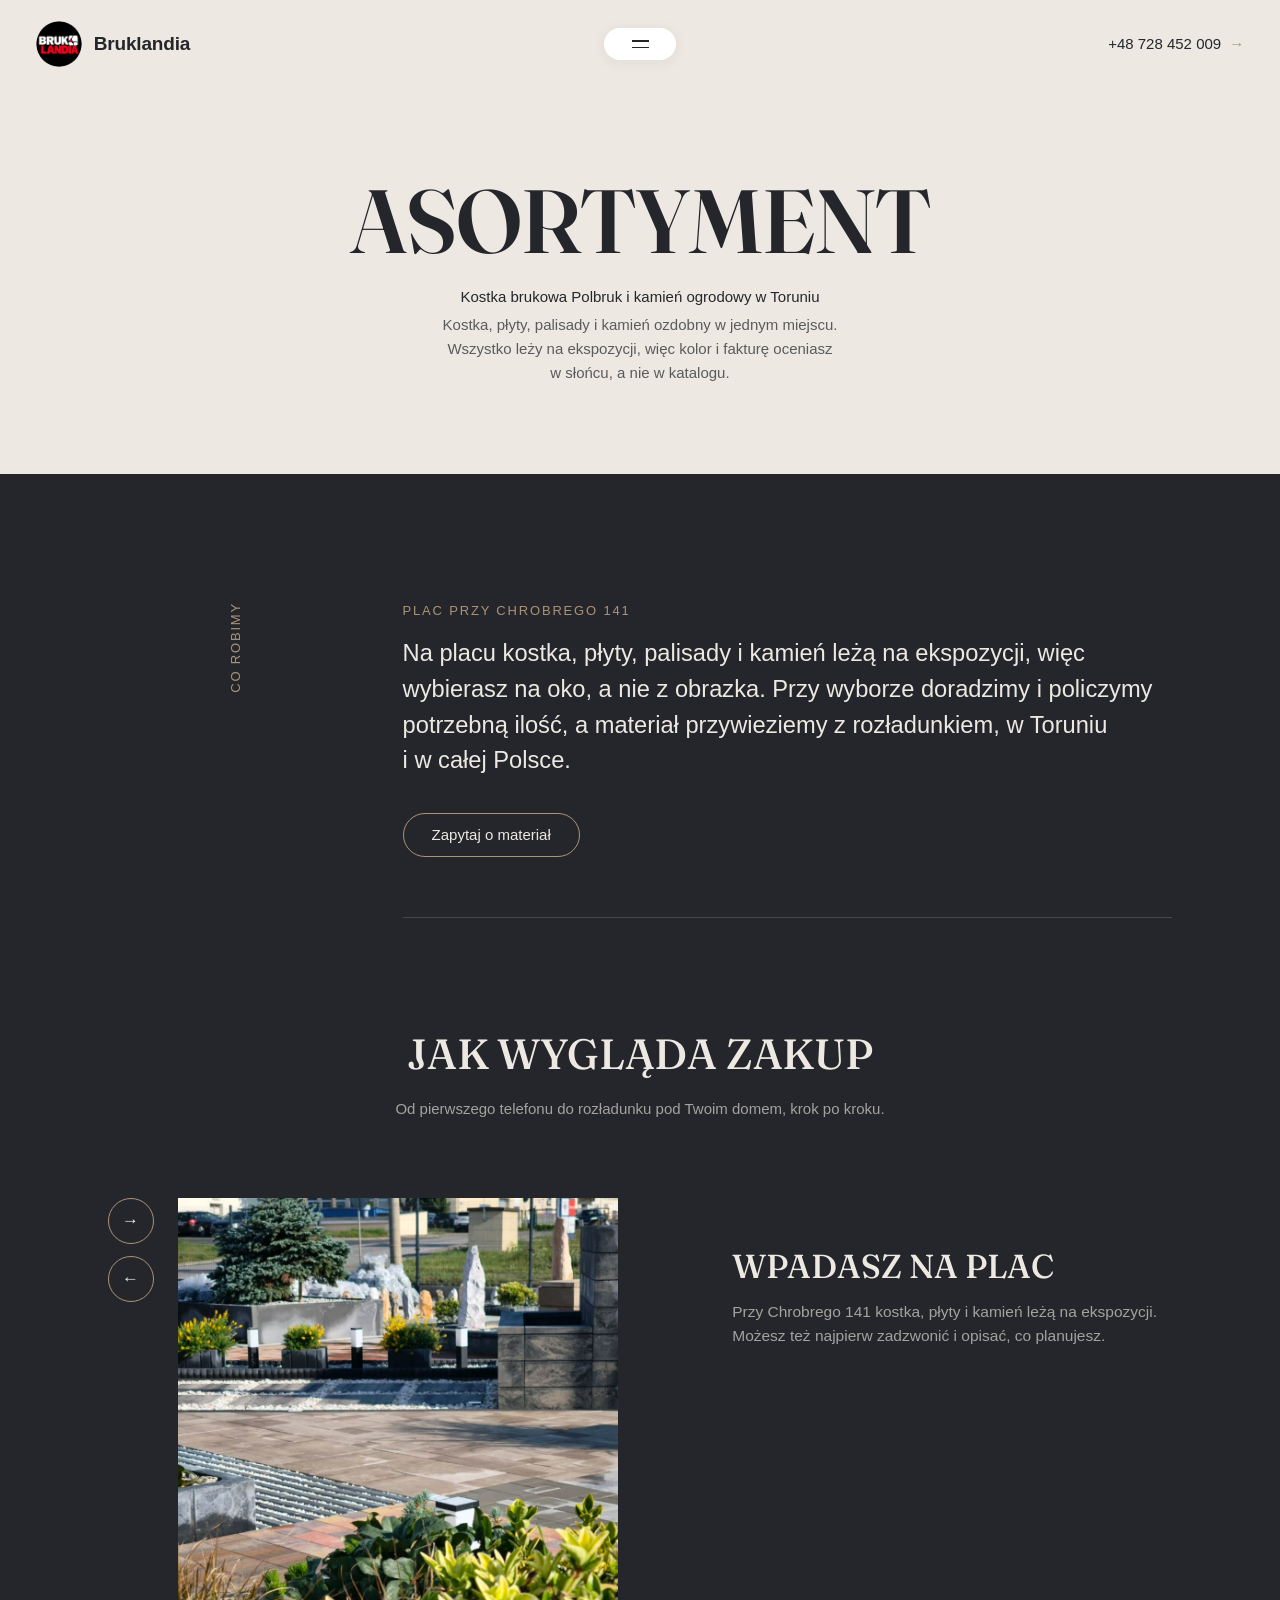
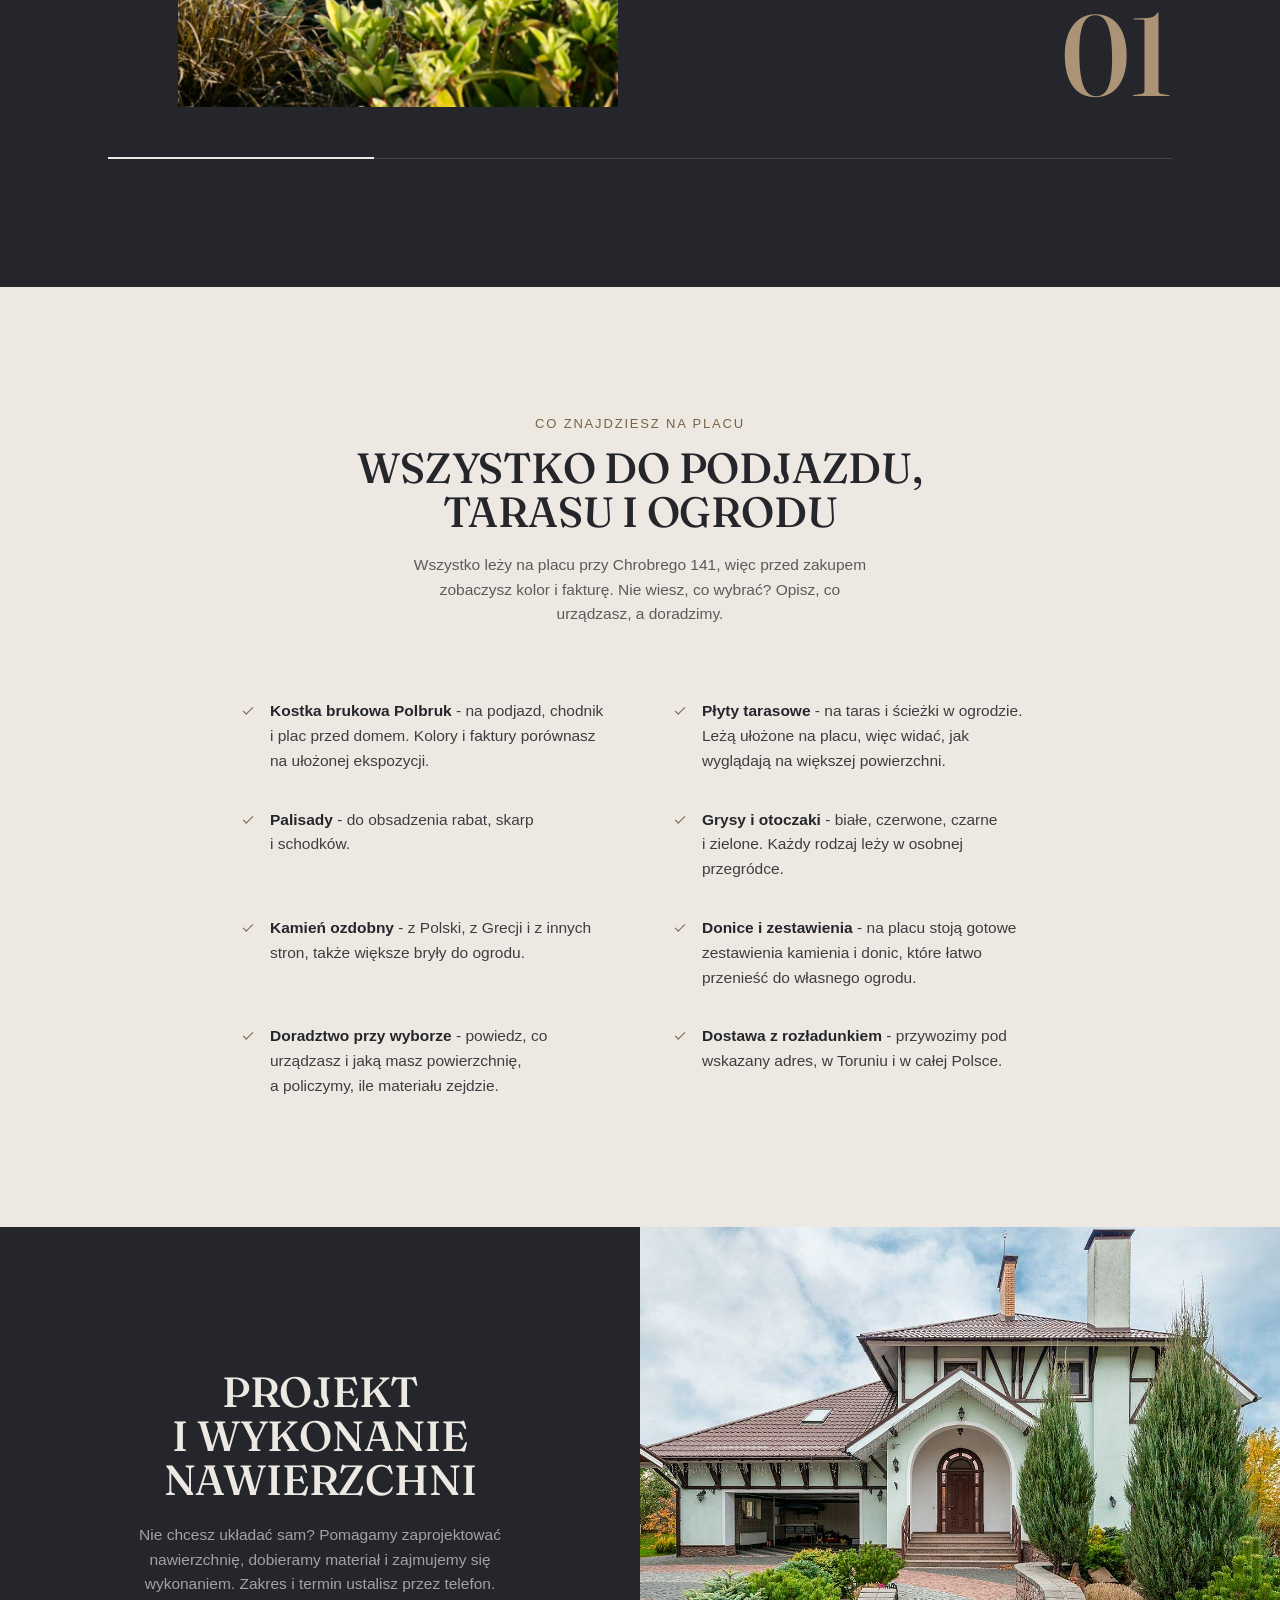
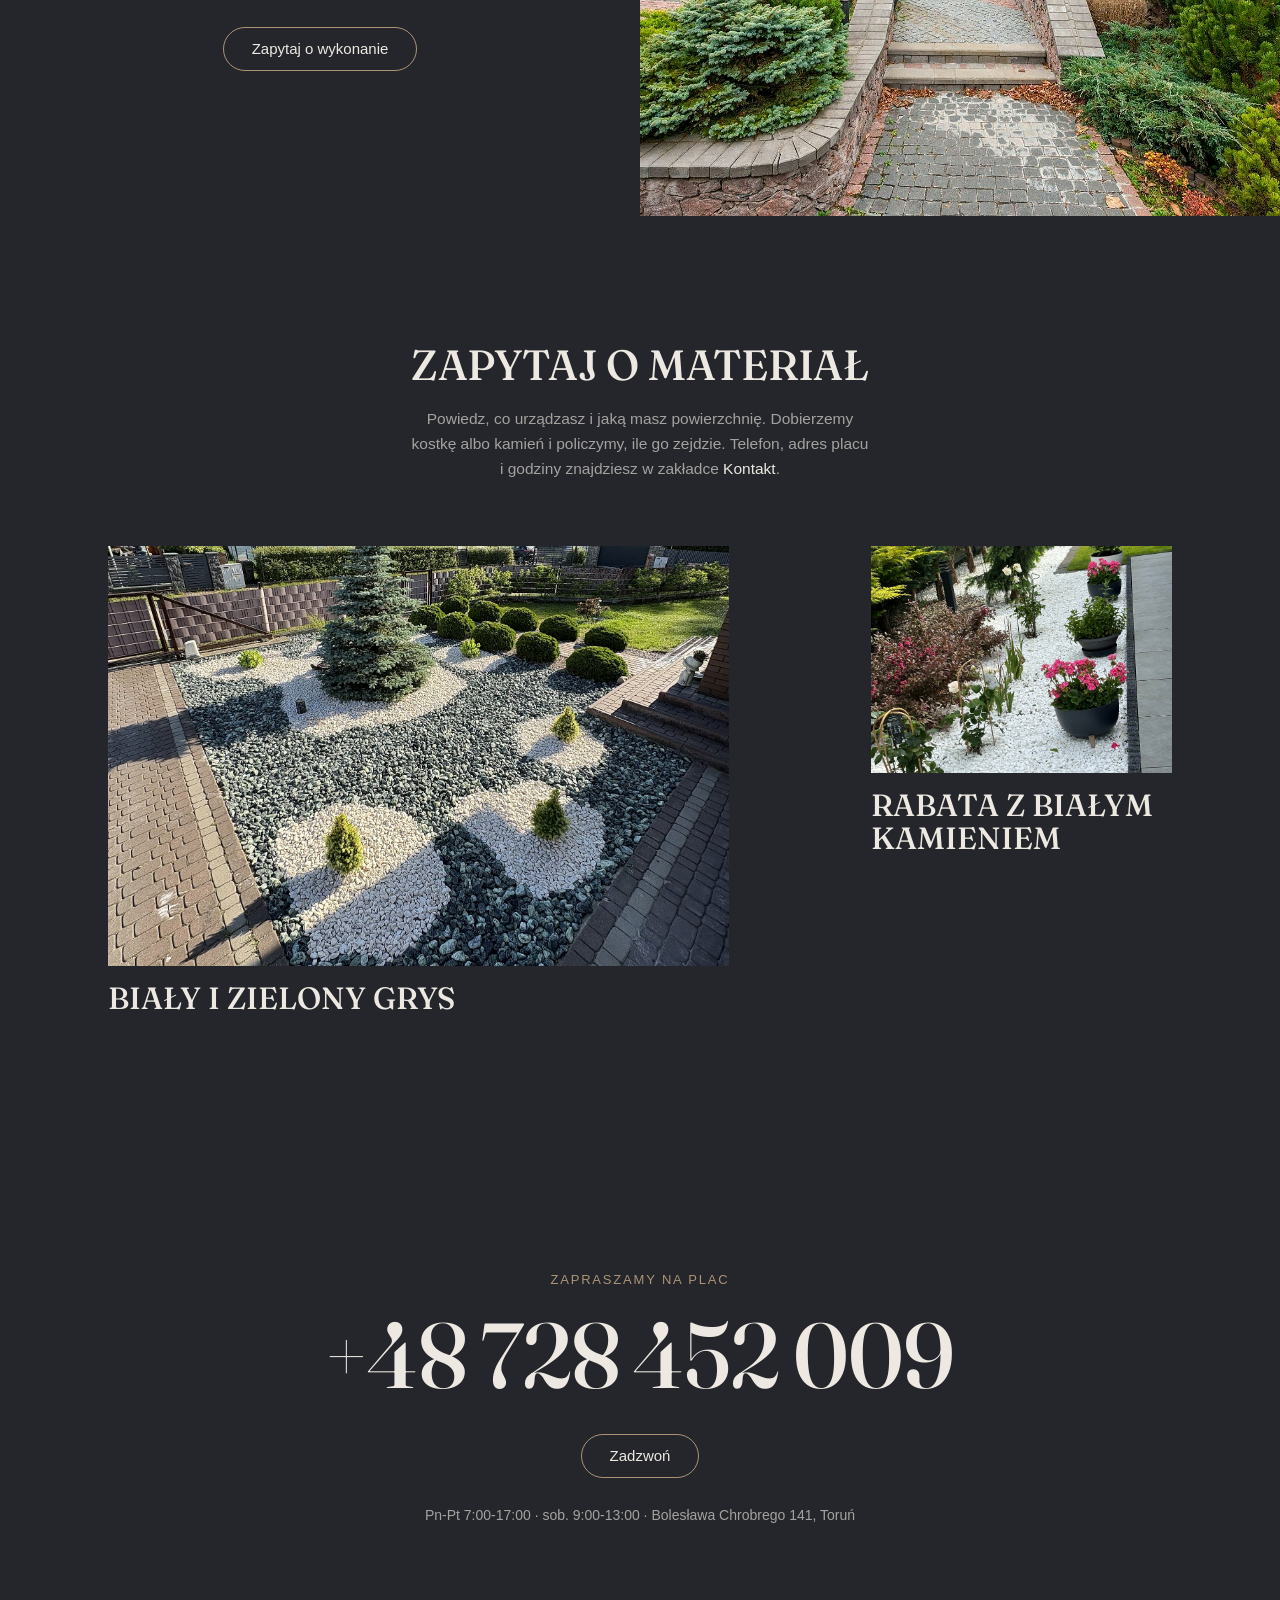
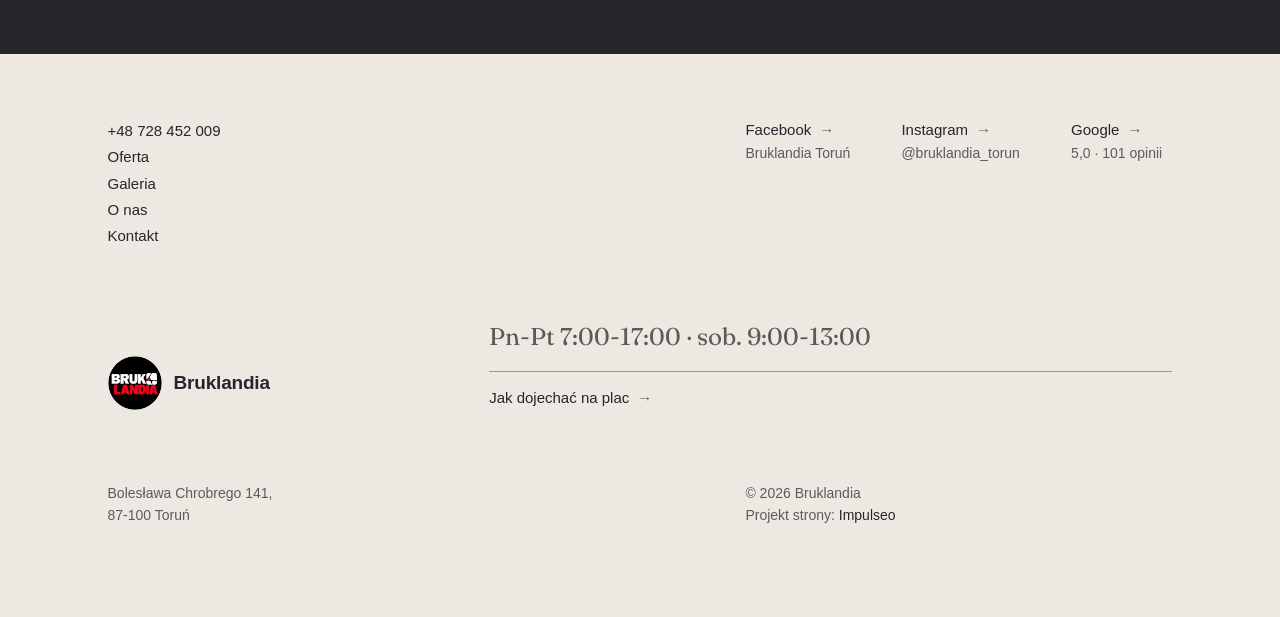
<file: oferta.html>
<!DOCTYPE html>
<html lang="pl">
<head>
<meta charset="UTF-8">
<meta name="viewport" content="width=device-width, initial-scale=1.0">
<title>Asortyment - Bruklandia · Kostka Polbruk i kamień ogrodowy w Toruniu</title>
<meta name="description" content="Kostka brukowa Polbruk, płyty tarasowe, palisady, grysy, otoczaki i kamień ozdobny na placu Bruklandii w Toruniu. Doradztwo przy wyborze, dostawa z rozładunkiem, projekt i wykonanie nawierzchni.">
<link rel="canonical" href="https://impulseo-pl.github.io/bruklandia/oferta.html">
<meta name="robots" content="noindex, nofollow">
<meta name="theme-color" content="#ede9e2">
<meta property="og:type" content="website">
<meta property="og:locale" content="pl_PL">
<meta property="og:site_name" content="Bruklandia">
<meta property="og:title" content="Asortyment - Bruklandia · Kostka Polbruk i kamień ogrodowy w Toruniu">
<meta property="og:description" content="Kostka brukowa Polbruk, płyty tarasowe, palisady, grysy, otoczaki i kamień ozdobny na placu Bruklandii w Toruniu. Doradztwo przy wyborze, dostawa z rozładunkiem, projekt i wykonanie nawierzchni.">
<meta property="og:url" content="https://impulseo-pl.github.io/bruklandia/oferta.html">
<meta property="og:image" content="https://impulseo-pl.github.io/bruklandia/img/og.jpg">
<meta property="og:image:width" content="1200">
<meta property="og:image:height" content="630">
<meta name="twitter:card" content="summary_large_image">
<link rel="icon" href="img/logo.png">
<script type="application/ld+json">{"@context": "https://schema.org", "@type": "LocalBusiness", "name": "Bruklandia", "url": "https://impulseo-pl.github.io/bruklandia/", "telephone": "+48728452009", "image": "https://impulseo-pl.github.io/bruklandia/img/og.jpg", "address": {"@type": "PostalAddress", "streetAddress": "Bolesława Chrobrego 141", "postalCode": "87-100", "addressLocality": "Toruń", "addressCountry": "PL"}, "geo": {"@type": "GeoCoordinates", "latitude": 53.0409848, "longitude": 18.6276492}, "openingHours": ["Mo-Fr 07:00-17:00", "Sa 09:00-13:00"], "areaServed": "Toruń", "sameAs": ["https://www.facebook.com/p/Bruklandia-Toru%C5%84-61573818707642/", "https://www.instagram.com/bruklandia_torun/", "https://www.google.com/maps?cid=2119143771675908504"]}</script>
<link rel="preconnect" href="https://fonts.googleapis.com">
<link rel="preconnect" href="https://fonts.gstatic.com" crossorigin>
<link href="https://fonts.googleapis.com/css2?family=Fraunces:opsz,wght@9..144,400;9..144,500;9..144,600&display=swap" rel="stylesheet">
<link href="https://api.fontshare.com/v2/css?f[]=satoshi@300,400,500,700&display=swap" rel="stylesheet">
<link rel="stylesheet" href="assets/styles.css?v=20261013">
</head>
<body>
<header class="hdr">
  <div class="hdr-in">
    <a class="brand" href="index.html" aria-label="Bruklandia - strona główna"><img class="brand-logo" src="img/logo.png" alt="Bruklandia logo" width="46" height="46"><span class="brand-name">Bruklandia</span></a>
    <button class="menu-pill" type="button" data-menu-open aria-controls="menu" aria-expanded="false"><span class="ml"></span><span class="ml"></span><span class="sr">Otwórz menu</span></button>
    <a class="head-phone" href="tel:+48728452009" aria-label="Telefon: +48 728 452 009"><span class="num ul">+48 728 452 009</span> <span class="arr" aria-hidden="true">→</span></a>
  </div>
</header>

<div class="menu" id="menu" role="dialog" aria-modal="true" aria-label="Menu" aria-hidden="true">
<div class="menu-in">
  <div class="menu-top">
    <a class="brand" href="index.html"><img class="brand-logo" src="img/logo.png" alt="" width="46" height="46"><span class="brand-name">Bruklandia</span></a>
    <button class="menu-pill" type="button" data-menu-close><span class="ml"></span><span class="ml"></span><span class="sr">Zamknij menu</span></button>
    <a class="btn" href="tel:+48728452009">+48 728 452 009</a>
  </div>
  <div class="menu-body">
    <nav class="menu-main" aria-label="Menu główne">
      <a class="ul" href="index.html">Start</a>
      <a class="ul" href="oferta.html" aria-current="page">Oferta</a>
      <a class="ul" href="realizacje.html">Galeria</a>
      <a class="ul" href="o-nas.html">O&nbsp;nas</a>
      <a class="ul" href="kontakt.html">Kontakt</a>
    </nav>
    <div class="menu-col">
      <span class="sub">Asortyment</span>
      <ul>
        <li><a class="ul" href="oferta.html#kostka">Kostka brukowa Polbruk</a></li>
        <li><a class="ul" href="oferta.html#plyty">Płyty tarasowe i&nbsp;palisady</a></li>
        <li><a class="ul" href="oferta.html#grysy">Grysy i&nbsp;otoczaki</a></li>
        <li><a class="ul" href="oferta.html#kamien">Kamień ozdobny</a></li>
        <li><a class="ul" href="oferta.html#projekt">Projekt i&nbsp;wykonanie</a></li>
      </ul>
    </div>
    <div class="menu-col">
      <span class="sub">Plac</span>
      <ul>
        <li><span>Bolesława Chrobrego 141</span></li>
        <li><span>87-100 Toruń</span></li>
        <li><span>Pn-Pt 7:00-17:00</span></li>
        <li><span>Sob. 9:00-13:00</span></li>
        <li><a href="https://www.google.com/maps?cid=2119143771675908504" target="_blank" rel="noopener"><span class="ul">Jak dojechać</span> <span class="arr" aria-hidden="true">→</span></a></li>
      </ul>
    </div>
  </div>
  <div class="menu-foot">
    <div><a href="https://www.facebook.com/p/Bruklandia-Toru%C5%84-61573818707642/" target="_blank" rel="noopener"><span class="ul">Facebook</span> <span class="arr" aria-hidden="true">→</span></a><small>Bruklandia Toruń</small></div>
    <div><a href="https://www.instagram.com/bruklandia_torun/" target="_blank" rel="noopener"><span class="ul">Instagram</span> <span class="arr" aria-hidden="true">→</span></a><small>@bruklandia_torun</small></div>
    <div><a href="https://www.google.com/maps?cid=2119143771675908504" target="_blank" rel="noopener"><span class="ul">Google</span> <span class="arr" aria-hidden="true">→</span></a><small>5,0 · 101 opinii</small></div>
  </div>
</div>
</div>

<main>
<section class="phead center">
  <div class="wrap">
    <h1 data-rv>Asortyment</h1>
    <p class="phead-l1">Kostka brukowa Polbruk i&nbsp;kamień ogrodowy w&nbsp;Toruniu</p>
    <p class="phead-l2">Kostka, płyty, palisady i&nbsp;kamień ozdobny w&nbsp;jednym miejscu. Wszystko leży na ekspozycji, więc kolor i&nbsp;fakturę oceniasz w&nbsp;słońcu, a&nbsp;nie w&nbsp;katalogu.</p>
  </div>
</section>

<section class="bg-ink pv over">
  <div class="wrap">
    <div class="intro" data-rv>
      <span class="vlabel">Co robimy</span>
      <div class="intro-txt">
        <span class="sub">Plac przy Chrobrego 141</span>
        <p>Na placu kostka, płyty, palisady i&nbsp;kamień leżą na ekspozycji, więc wybierasz na oko, a&nbsp;nie z&nbsp;obrazka. Przy wyborze doradzimy i&nbsp;policzymy potrzebną ilość, a&nbsp;materiał przywieziemy z&nbsp;rozładunkiem, w&nbsp;Toruniu i&nbsp;w&nbsp;całej Polsce.</p>
        <div class="intro-act"><a class="btn" href="kontakt.html">Zapytaj o&nbsp;materiał</a></div>
      </div>
    </div>
  </div>
  <div class="wrap" style="margin-top:clamp(70px,9vw,130px)">
    <div class="steps-head" data-rv><h2 class="h2u">Jak wygląda zakup</h2><p>Od pierwszego telefonu do rozładunku pod Twoim domem, krok po kroku.</p></div>
    <div data-fade>
      <div class="steps">
        <div class="steps-nav"><button class="arw" type="button" data-go="next" aria-label="Następny krok">→</button><button class="arw" type="button" data-go="prev" aria-label="Poprzedni krok">←</button></div>
        <div class="steps-imgs">
        <div class="ph" data-slide-img><img src="img/g1.jpg" alt="Ekspozycja nawierzchni na placu Bruklandii" width="1518" height="1106" decoding="async"></div>
        <div class="ph" data-slide-img><img src="img/about.jpg" alt="Zestawienie kamienia i płyt na placu Bruklandii" width="1150" height="1150" decoding="async"></div>
        <div class="ph" data-slide-img><img src="img/g4.jpg" alt="Kruszywa na placu Bruklandii" width="2048" height="1536" decoding="async"></div>
        <div class="ph" data-slide-img><img src="img/g5.jpg" alt="Ogród klienta z grysem z Bruklandii" width="1800" height="1200" decoding="async"></div>
        </div>
        <div class="steps-txts">
        <div class="st" data-slide><h3>Wpadasz na plac</h3><p>Przy Chrobrego 141 kostka, płyty i&nbsp;kamień leżą na ekspozycji. Możesz też najpierw zadzwonić i&nbsp;opisać, co planujesz.</p><span class="st-no" aria-hidden="true">01</span></div>
        <div class="st" data-slide><h3>Dobieramy materiał</h3><p>Podpowiemy, co sprawdzi się na podjeździe, tarasie albo rabacie, i&nbsp;ile materiału naprawdę zejdzie.</p><span class="st-no" aria-hidden="true">02</span></div>
        <div class="st" data-slide><h3>Ustalamy zamówienie</h3><p>Ilości, cena i&nbsp;termin odbioru albo dostawy. Wszystko jasne, zanim zapłacisz.</p><span class="st-no" aria-hidden="true">03</span></div>
        <div class="st" data-slide><h3>Dostawa</h3><p>Kostkę i&nbsp;kamień przywozimy pod wskazany adres i&nbsp;rozładowujemy na miejscu.</p><span class="st-no" aria-hidden="true">04</span></div>
        </div>
      </div>
      <div class="bar" aria-hidden="true"><i></i></div>
    </div>
  </div>
</section>

<section class="bg-beige pv" id="asortyment">
  <div class="wrap">
    <div class="why-head" data-rv>
      <span class="sub">Co znajdziesz na placu</span>
      <h2 class="h2u">Wszystko do podjazdu, tarasu i&nbsp;ogrodu</h2>
      <p>Wszystko leży na placu przy Chrobrego 141, więc przed zakupem zobaczysz kolor i&nbsp;fakturę. Nie wiesz, co wybrać? Opisz, co urządzasz, a&nbsp;doradzimy.</p>
    </div>
    <ul class="chk" data-rv>
      <li id="kostka"><b>Kostka brukowa Polbruk</b> - na podjazd, chodnik i&nbsp;plac przed domem. Kolory i&nbsp;faktury porównasz na ułożonej ekspozycji.</li>
      <li id="plyty"><b>Płyty tarasowe</b> - na taras i&nbsp;ścieżki w&nbsp;ogrodzie. Leżą ułożone na placu, więc widać, jak wyglądają na większej powierzchni.</li>
      <li id="palisady"><b>Palisady</b> - do obsadzenia rabat, skarp i&nbsp;schodków.</li>
      <li id="grysy"><b>Grysy i&nbsp;otoczaki</b> - białe, czerwone, czarne i&nbsp;zielone. Każdy rodzaj leży w&nbsp;osobnej przegródce.</li>
      <li id="kamien"><b>Kamień ozdobny</b> - z&nbsp;Polski, z&nbsp;Grecji i&nbsp;z&nbsp;innych stron, także większe bryły do ogrodu.</li>
      <li><b>Donice i&nbsp;zestawienia</b> - na placu stoją gotowe zestawienia kamienia i&nbsp;donic, które łatwo przenieść do własnego ogrodu.</li>
      <li><b>Doradztwo przy wyborze</b> - powiedz, co urządzasz i&nbsp;jaką masz powierzchnię, a&nbsp;policzymy, ile materiału zejdzie.</li>
      <li><b>Dostawa z&nbsp;rozładunkiem</b> - przywozimy pod wskazany adres, w&nbsp;Toruniu i&nbsp;w&nbsp;całej Polsce.</li>
    </ul>
  </div>
</section>

<section class="bg-ink split" id="projekt">
  <div class="split-txt" data-rv>
    <h2 class="h2u">Projekt i&nbsp;wykonanie nawierzchni</h2>
    <p>Nie chcesz układać sam? Pomagamy zaprojektować nawierzchnię, dobieramy materiał i&nbsp;zajmujemy się wykonaniem. Zakres i&nbsp;termin ustalisz przez telefon.</p>
    <a class="btn" href="kontakt.html">Zapytaj o&nbsp;wykonanie</a>
  </div>
  <div class="ph"><img src="img/g9.jpg" alt="Kostka brukowa przed domem (zdjęcie poglądowe)" width="1600" height="1068" loading="lazy" decoding="async"></div>
</section>

<section class="bg-ink pv over">
  <div class="wrap">
    <div class="ask" data-rv>
      <h2 class="h2u">Zapytaj o&nbsp;materiał</h2>
      <p>Powiedz, co urządzasz i&nbsp;jaką masz powierzchnię. Dobierzemy kostkę albo kamień i&nbsp;policzymy, ile go zejdzie. Telefon, adres placu i&nbsp;godziny znajdziesz w&nbsp;zakładce <a class="ul" href="kontakt.html">Kontakt</a>.</p>
    </div>
    <div class="pair">
      <a class="p1" href="realizacje.html" data-rv><div class="ph"><img src="img/g2.jpg" alt="Ogród klienta wysypany białym i zielonym grysem" width="1800" height="1200" loading="lazy" decoding="async"></div><h3 class="pair-t">Biały i&nbsp;zielony grys</h3></a>
      <a class="p2" href="realizacje.html" data-rv><div class="ph"><img src="img/g3.jpg" alt="Rabata z białym kamieniem w ogrodzie klienta" width="1800" height="2400" loading="lazy" decoding="async" style="object-position:50% 58%"></div><h3 class="pair-t">Rabata z&nbsp;białym kamieniem</h3></a>
    </div>
  </div>
</section>

<section class="cta bg-ink pv">
  <div class="wrap" data-rv>
    <span class="sub">Zapraszamy na plac</span>
    <a class="cta-phone" href="tel:+48728452009">+48 728 452 009</a>
    <div><a class="btn" href="tel:+48728452009">Zadzwoń</a></div>
    <div class="cta-info">Pn-Pt 7:00-17:00 · sob. 9:00-13:00 · Bolesława Chrobrego 141, Toruń</div>
  </div>
</section>
</main>

<footer class="ftr">
  <div class="wrap">
    <div class="ftr-top">
      <ul class="ftr-list">
        <li><a class="ul" href="tel:+48728452009">+48 728 452 009</a></li>
        <li><a class="ul" href="oferta.html">Oferta</a></li>
        <li><a class="ul" href="realizacje.html">Galeria</a></li>
        <li><a class="ul" href="o-nas.html">O&nbsp;nas</a></li>
        <li><a class="ul" href="kontakt.html">Kontakt</a></li>
      </ul>
      <div class="ftr-soc">
        <div><a class="soc" href="https://www.facebook.com/p/Bruklandia-Toru%C5%84-61573818707642/" target="_blank" rel="noopener" aria-label="Facebook - Bruklandia Toruń"><span class="ul">Facebook</span> <span class="arr" aria-hidden="true">→</span></a><small>Bruklandia Toruń</small></div>
        <div><a class="soc" href="https://www.instagram.com/bruklandia_torun/" target="_blank" rel="noopener" aria-label="Instagram - bruklandia_torun"><span class="ul">Instagram</span> <span class="arr" aria-hidden="true">→</span></a><small>@bruklandia_torun</small></div>
        <div><a class="soc" href="https://www.google.com/maps?cid=2119143771675908504" target="_blank" rel="noopener" aria-label="Google - Bruklandia"><span class="ul">Google</span> <span class="arr" aria-hidden="true">→</span></a><small>5,0 · 101 opinii</small></div>
      </div>
    </div>
    <div class="ftr-mid">
      <a class="brand" href="index.html"><img class="brand-logo" src="img/logo.png" alt="Bruklandia logo" width="54" height="54"><span>Bruklandia</span></a>
      <div>
        <div class="ftr-hours">Pn-Pt 7:00-17:00 · sob. 9:00-13:00</div>
        <a class="ftr-dir" href="https://www.google.com/maps?cid=2119143771675908504" target="_blank" rel="noopener"><span class="ul">Jak dojechać na plac</span> <span class="arr" aria-hidden="true">→</span></a>
      </div>
    </div>
    <div class="ftr-bot">
      <address style="font-style:normal">Bolesława Chrobrego 141,<br>87-100 Toruń</address>
      <div><span>© 2026 Bruklandia</span><br><span>Projekt strony: <a class="foot-credit" href="https://impulseo.pl" target="_blank" rel="noopener">Impulseo</a></span></div>
    </div>
  </div>
</footer>

<div class="sticky-call"><a class="sc-call" href="tel:+48728452009">Zadzwoń: +48 728 452 009</a><a class="sc-quote" href="kontakt.html">Dojazd</a></div>
<div class="demo-wazne" data-do="2026-10-19" data-cykl="3" hidden><svg class="dw-ico" width="13" height="13" viewBox="0 0 24 24" fill="none" aria-hidden="true"><circle cx="12" cy="12" r="8.6" stroke="currentColor" stroke-width="1.8"/><path d="M12 7.2V12l3.3 2" stroke="currentColor" stroke-width="1.8" stroke-linecap="round"/></svg><span class="dw-txt"></span></div>
<script src="assets/main.js?v=20261013"></script>
</body>
</html>
</file>
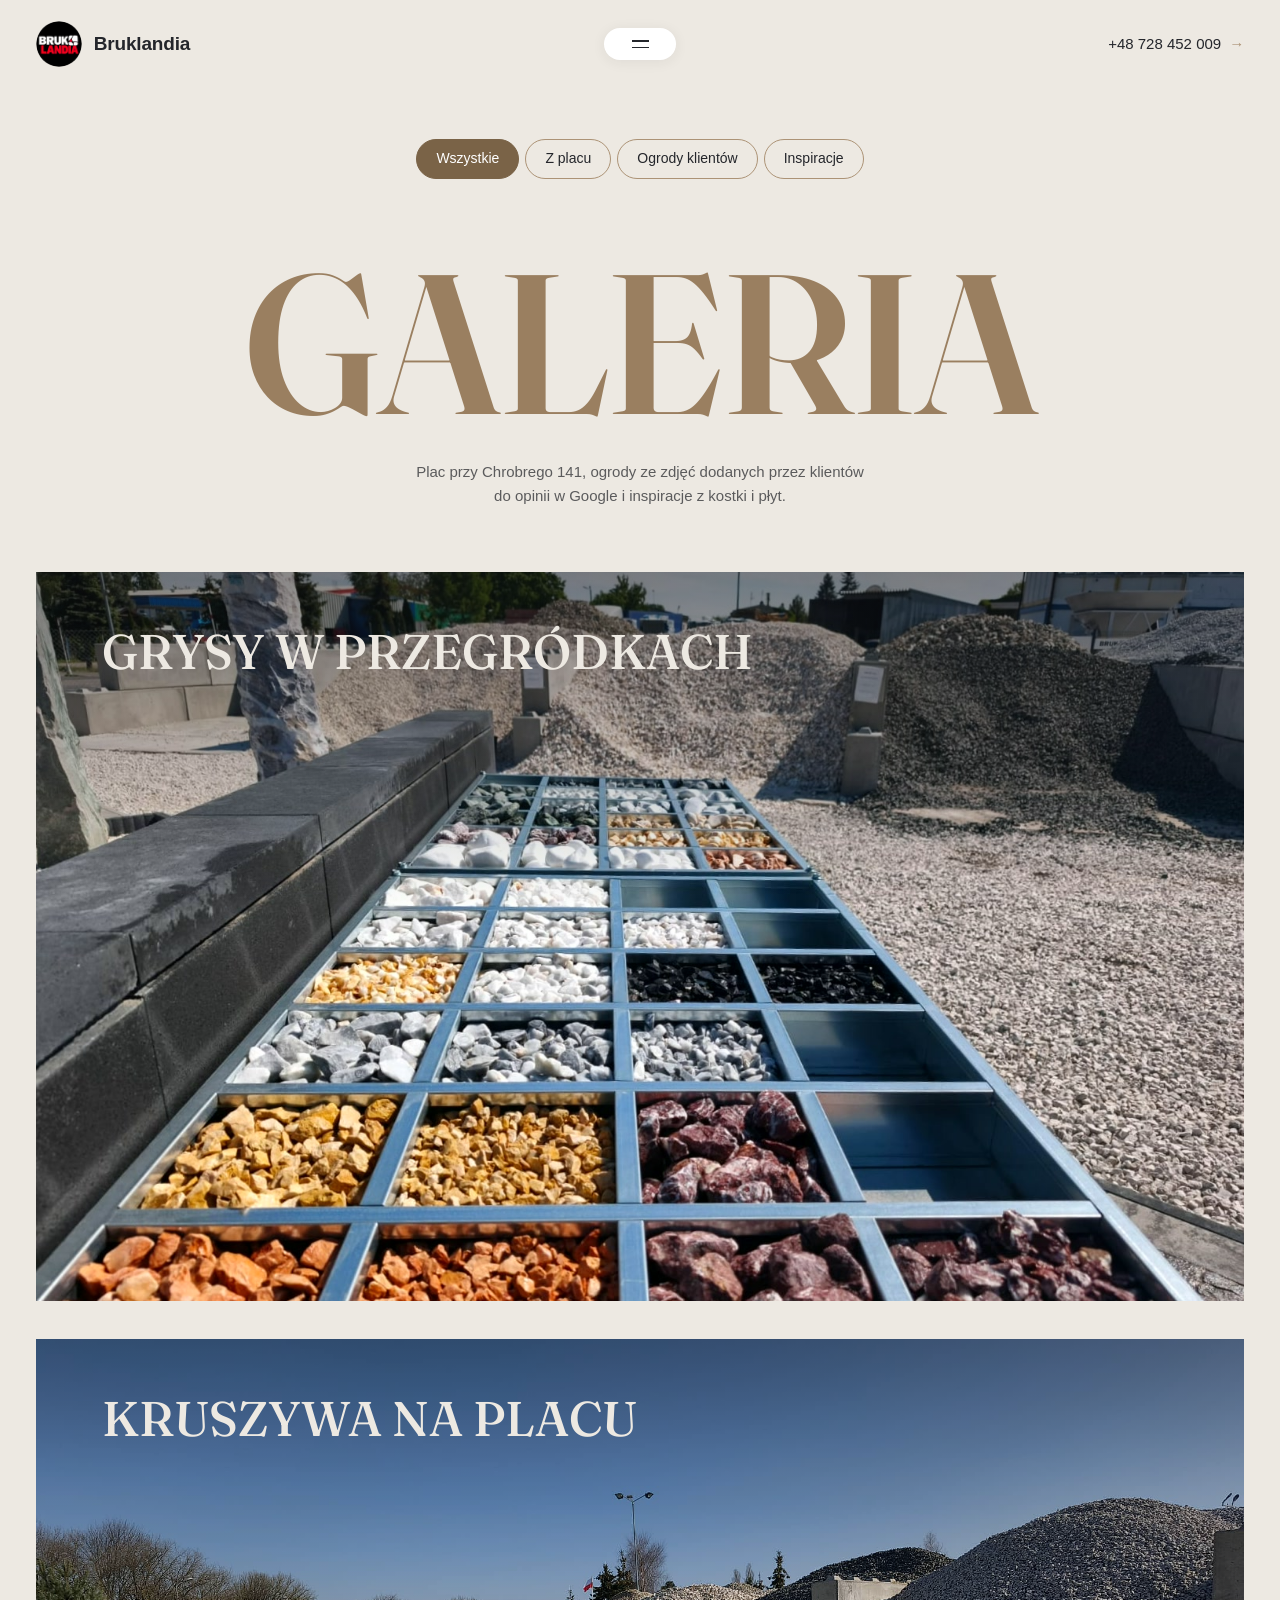
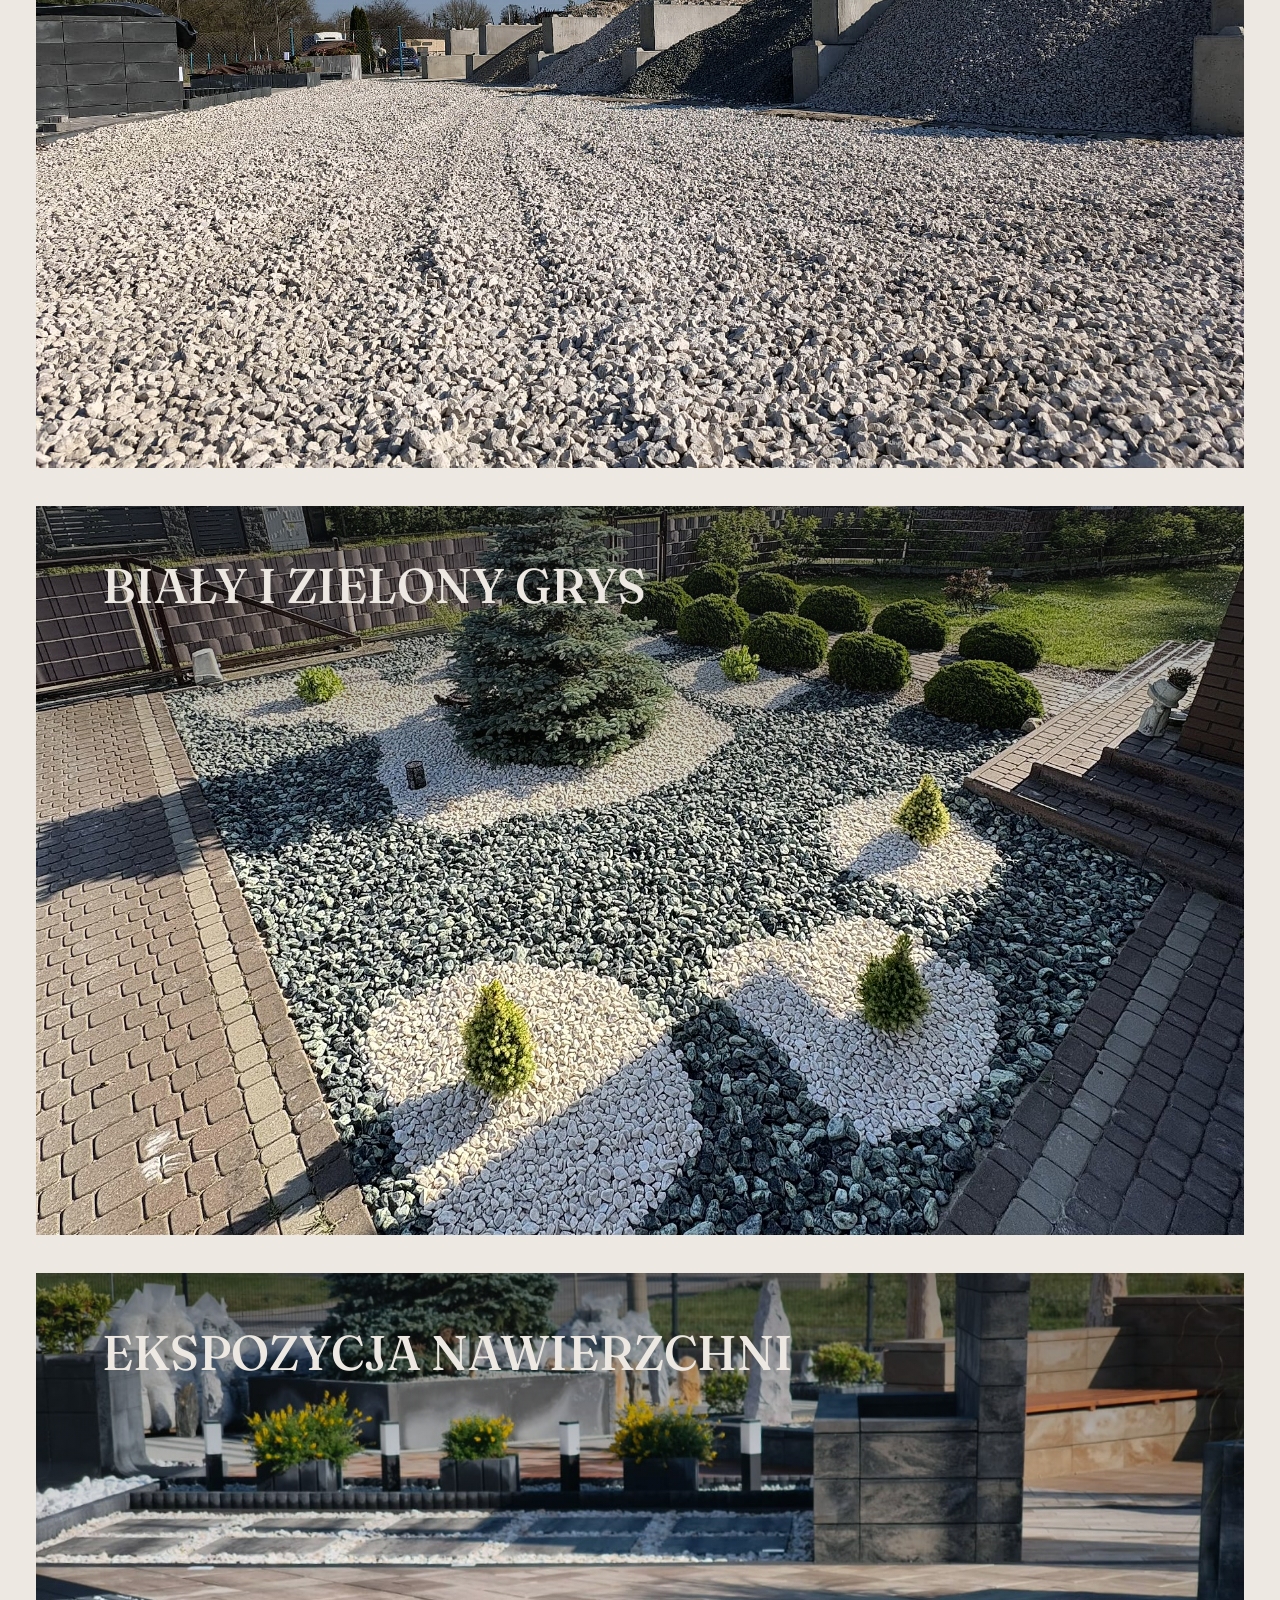
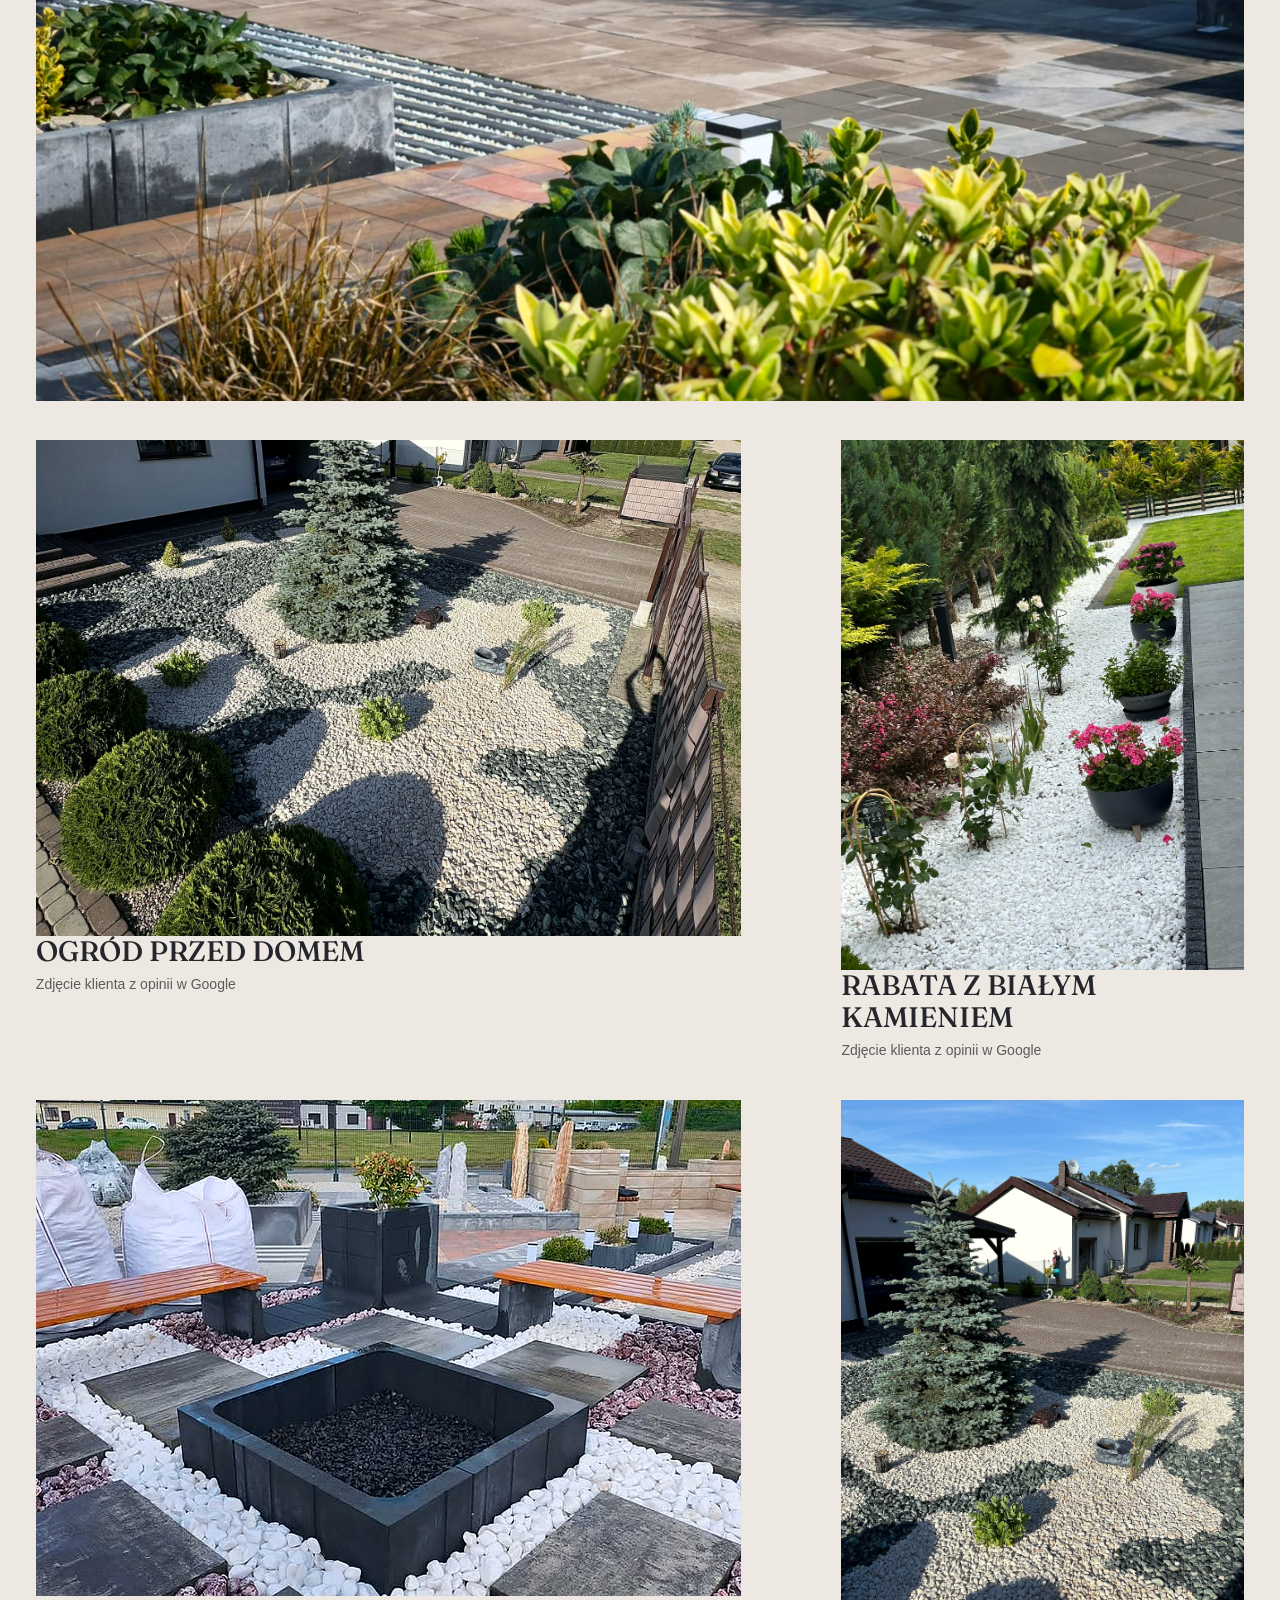
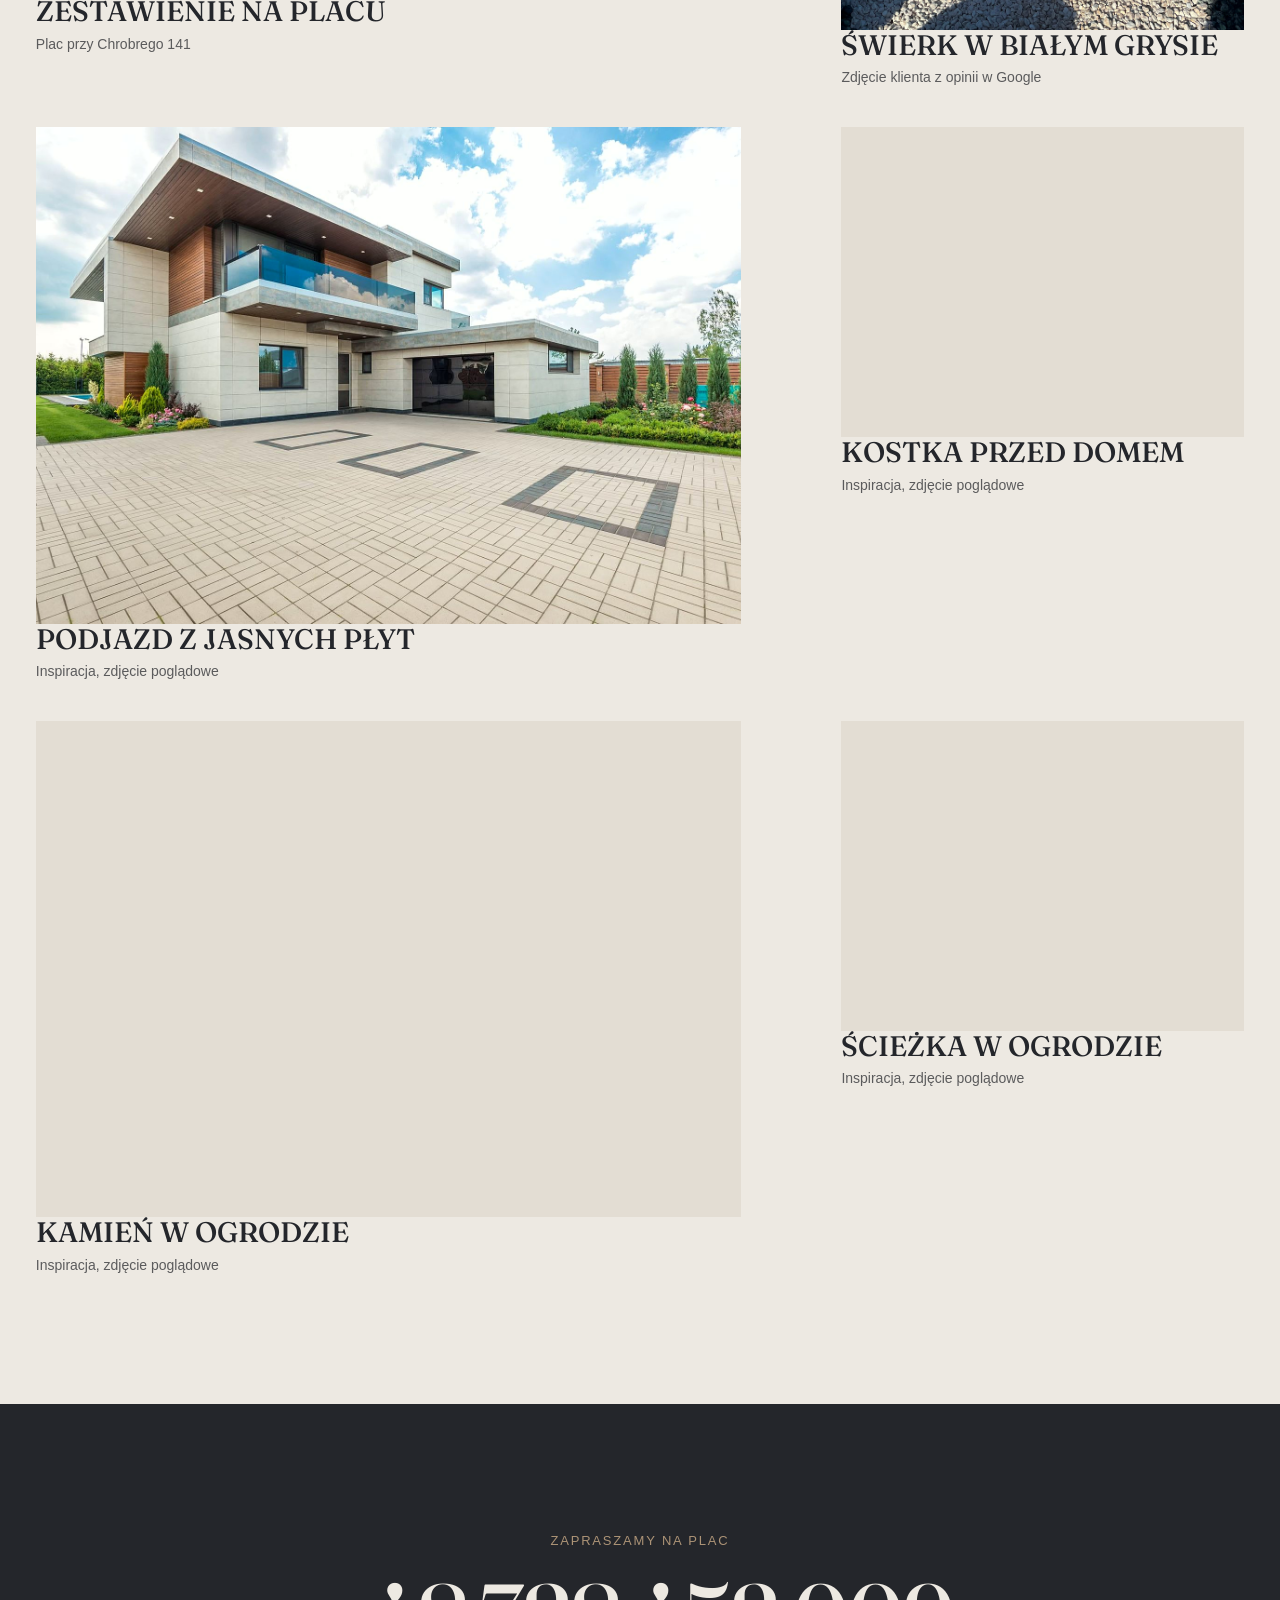
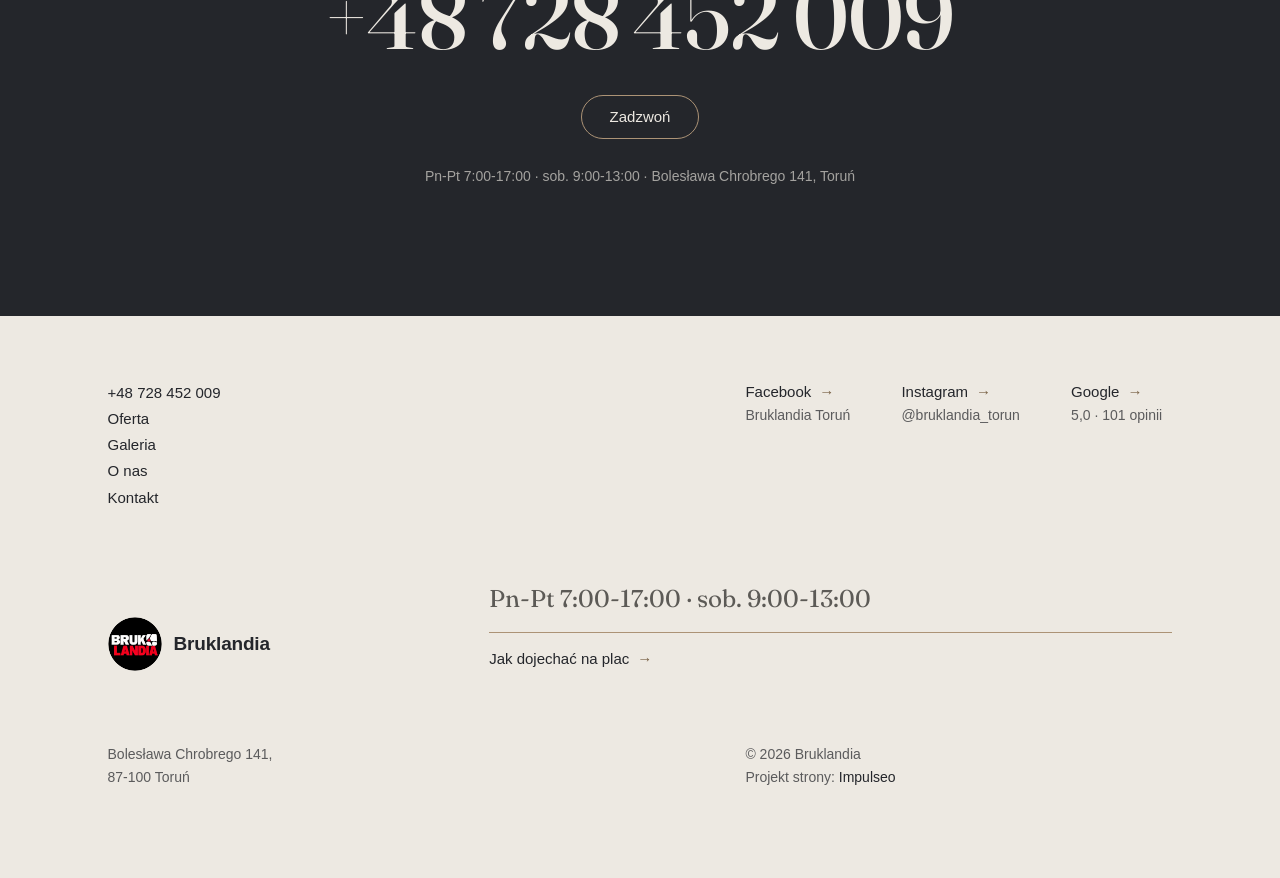
<file: realizacje.html>
<!DOCTYPE html>
<html lang="pl">
<head>
<meta charset="UTF-8">
<meta name="viewport" content="width=device-width, initial-scale=1.0">
<title>Galeria - Bruklandia · Plac, ogrody i nawierzchnie</title>
<meta name="description" content="Zdjęcia z placu Bruklandii przy Chrobrego 141 w Toruniu, ogrody klientów z grysem i kamieniem oraz inspiracje z kostki i płyt.">
<link rel="canonical" href="https://impulseo-pl.github.io/bruklandia/realizacje.html">
<meta name="robots" content="noindex, nofollow">
<meta name="theme-color" content="#ede9e2">
<meta property="og:type" content="website">
<meta property="og:locale" content="pl_PL">
<meta property="og:site_name" content="Bruklandia">
<meta property="og:title" content="Galeria - Bruklandia · Plac, ogrody i nawierzchnie">
<meta property="og:description" content="Zdjęcia z placu Bruklandii przy Chrobrego 141 w Toruniu, ogrody klientów z grysem i kamieniem oraz inspiracje z kostki i płyt.">
<meta property="og:url" content="https://impulseo-pl.github.io/bruklandia/realizacje.html">
<meta property="og:image" content="https://impulseo-pl.github.io/bruklandia/img/og.jpg">
<meta property="og:image:width" content="1200">
<meta property="og:image:height" content="630">
<meta name="twitter:card" content="summary_large_image">
<link rel="icon" href="img/logo.png">
<script type="application/ld+json">{"@context": "https://schema.org", "@type": "LocalBusiness", "name": "Bruklandia", "url": "https://impulseo-pl.github.io/bruklandia/", "telephone": "+48728452009", "image": "https://impulseo-pl.github.io/bruklandia/img/og.jpg", "address": {"@type": "PostalAddress", "streetAddress": "Bolesława Chrobrego 141", "postalCode": "87-100", "addressLocality": "Toruń", "addressCountry": "PL"}, "geo": {"@type": "GeoCoordinates", "latitude": 53.0409848, "longitude": 18.6276492}, "openingHours": ["Mo-Fr 07:00-17:00", "Sa 09:00-13:00"], "areaServed": "Toruń", "sameAs": ["https://www.facebook.com/p/Bruklandia-Toru%C5%84-61573818707642/", "https://www.instagram.com/bruklandia_torun/", "https://www.google.com/maps?cid=2119143771675908504"]}</script>
<link rel="preconnect" href="https://fonts.googleapis.com">
<link rel="preconnect" href="https://fonts.gstatic.com" crossorigin>
<link href="https://fonts.googleapis.com/css2?family=Fraunces:opsz,wght@9..144,400;9..144,500;9..144,600&display=swap" rel="stylesheet">
<link href="https://api.fontshare.com/v2/css?f[]=satoshi@300,400,500,700&display=swap" rel="stylesheet">
<link rel="stylesheet" href="assets/styles.css?v=20261013">
</head>
<body>
<header class="hdr">
  <div class="hdr-in">
    <a class="brand" href="index.html" aria-label="Bruklandia - strona główna"><img class="brand-logo" src="img/logo.png" alt="Bruklandia logo" width="46" height="46"><span class="brand-name">Bruklandia</span></a>
    <button class="menu-pill" type="button" data-menu-open aria-controls="menu" aria-expanded="false"><span class="ml"></span><span class="ml"></span><span class="sr">Otwórz menu</span></button>
    <a class="head-phone" href="tel:+48728452009" aria-label="Telefon: +48 728 452 009"><span class="num ul">+48 728 452 009</span> <span class="arr" aria-hidden="true">→</span></a>
  </div>
</header>

<div class="menu" id="menu" role="dialog" aria-modal="true" aria-label="Menu" aria-hidden="true">
<div class="menu-in">
  <div class="menu-top">
    <a class="brand" href="index.html"><img class="brand-logo" src="img/logo.png" alt="" width="46" height="46"><span class="brand-name">Bruklandia</span></a>
    <button class="menu-pill" type="button" data-menu-close><span class="ml"></span><span class="ml"></span><span class="sr">Zamknij menu</span></button>
    <a class="btn" href="tel:+48728452009">+48 728 452 009</a>
  </div>
  <div class="menu-body">
    <nav class="menu-main" aria-label="Menu główne">
      <a class="ul" href="index.html">Start</a>
      <a class="ul" href="oferta.html">Oferta</a>
      <a class="ul" href="realizacje.html" aria-current="page">Galeria</a>
      <a class="ul" href="o-nas.html">O&nbsp;nas</a>
      <a class="ul" href="kontakt.html">Kontakt</a>
    </nav>
    <div class="menu-col">
      <span class="sub">Asortyment</span>
      <ul>
        <li><a class="ul" href="oferta.html#kostka">Kostka brukowa Polbruk</a></li>
        <li><a class="ul" href="oferta.html#plyty">Płyty tarasowe i&nbsp;palisady</a></li>
        <li><a class="ul" href="oferta.html#grysy">Grysy i&nbsp;otoczaki</a></li>
        <li><a class="ul" href="oferta.html#kamien">Kamień ozdobny</a></li>
        <li><a class="ul" href="oferta.html#projekt">Projekt i&nbsp;wykonanie</a></li>
      </ul>
    </div>
    <div class="menu-col">
      <span class="sub">Plac</span>
      <ul>
        <li><span>Bolesława Chrobrego 141</span></li>
        <li><span>87-100 Toruń</span></li>
        <li><span>Pn-Pt 7:00-17:00</span></li>
        <li><span>Sob. 9:00-13:00</span></li>
        <li><a href="https://www.google.com/maps?cid=2119143771675908504" target="_blank" rel="noopener"><span class="ul">Jak dojechać</span> <span class="arr" aria-hidden="true">→</span></a></li>
      </ul>
    </div>
  </div>
  <div class="menu-foot">
    <div><a href="https://www.facebook.com/p/Bruklandia-Toru%C5%84-61573818707642/" target="_blank" rel="noopener"><span class="ul">Facebook</span> <span class="arr" aria-hidden="true">→</span></a><small>Bruklandia Toruń</small></div>
    <div><a href="https://www.instagram.com/bruklandia_torun/" target="_blank" rel="noopener"><span class="ul">Instagram</span> <span class="arr" aria-hidden="true">→</span></a><small>@bruklandia_torun</small></div>
    <div><a href="https://www.google.com/maps?cid=2119143771675908504" target="_blank" rel="noopener"><span class="ul">Google</span> <span class="arr" aria-hidden="true">→</span></a><small>5,0 · 101 opinii</small></div>
  </div>
</div>
</div>

<main>
<section class="bg-beige gal-page">
  <div class="wrap-w">
    <div class="pills" role="group" aria-label="Pokaż zdjęcia">
      <button class="pill is-on" type="button" data-filter="all" aria-pressed="true">Wszystkie</button>
      <button class="pill" type="button" data-filter="plac" aria-pressed="false">Z&nbsp;placu</button>
      <button class="pill" type="button" data-filter="ogrody" aria-pressed="false">Ogrody klientów</button>
      <button class="pill" type="button" data-filter="insp" aria-pressed="false">Inspiracje</button>
    </div>
    <h1 class="huge" data-rv>Galeria</h1>
    <p class="gal-lead">Plac przy Chrobrego 141, ogrody ze zdjęć dodanych przez klientów do opinii w&nbsp;Google i&nbsp;inspiracje z&nbsp;kostki i&nbsp;płyt.</p>
    <div class="gal">
      <figure class="gi full pv-item" data-cat="plac" data-rv><div class="ph"><img src="img/hero.jpg" alt="Grysy i kruszywa w przegródkach na placu Bruklandii" width="1538" height="1132" fetchpriority="high"></div><figcaption class="pv-t">Grysy w&nbsp;przegródkach</figcaption></figure>
      <figure class="gi full pv-item" data-cat="plac" data-rv><div class="ph"><img src="img/g4.jpg" alt="Hałdy kruszyw na placu Bruklandii" width="2048" height="1536" decoding="async"></div><figcaption class="pv-t">Kruszywa na placu</figcaption></figure>
      <figure class="gi full pv-item" data-cat="ogrody" data-rv><div class="ph"><img src="img/g2.jpg" alt="Ogród klienta wysypany białym i zielonym grysem" width="1800" height="1200" decoding="async"></div><figcaption class="pv-t">Biały i&nbsp;zielony grys</figcaption></figure>
      <figure class="gi full pv-item" data-cat="plac" data-rv><div class="ph"><img src="img/g1.jpg" alt="Ekspozycja nawierzchni z kostki i płyt na placu" width="1518" height="1106" decoding="async"></div><figcaption class="pv-t">Ekspozycja nawierzchni</figcaption></figure>
      <figure class="gi big" data-cat="ogrody" data-rv><div class="ph"><img src="img/g5.jpg" alt="Ogród przed domem z białym i zielonym grysem" width="1800" height="1200" loading="lazy" decoding="async"></div><figcaption><span class="gi-t">Ogród przed domem</span><span class="gi-s">Zdjęcie klienta z&nbsp;opinii w&nbsp;Google</span></figcaption></figure>
      <figure class="gi small tall" data-cat="ogrody" data-rv><div class="ph"><img src="img/g3.jpg" alt="Rabata z białym kamieniem i donicami z kwiatami" width="1800" height="2400" loading="lazy" decoding="async"></div><figcaption><span class="gi-t">Rabata z&nbsp;białym kamieniem</span><span class="gi-s">Zdjęcie klienta z&nbsp;opinii w&nbsp;Google</span></figcaption></figure>
      <figure class="gi big" data-cat="plac" data-rv><div class="ph"><img src="img/about.jpg" alt="Zestawienie białego grysu, płyt i donicy na placu" width="1150" height="1150" loading="lazy" decoding="async"></div><figcaption><span class="gi-t">Zestawienie na placu</span><span class="gi-s">Plac przy Chrobrego 141</span></figcaption></figure>
      <figure class="gi small tall" data-cat="ogrody" data-rv><div class="ph"><img src="img/g7.jpg" alt="Świerk w białym i zielonym grysie w ogrodzie klienta" width="1800" height="2400" loading="lazy" decoding="async"></div><figcaption><span class="gi-t">Świerk w&nbsp;białym grysie</span><span class="gi-s">Zdjęcie klienta z&nbsp;opinii w&nbsp;Google</span></figcaption></figure>
      <figure class="gi big" data-cat="insp" data-rv><div class="ph"><img src="img/g6.jpg" alt="Podjazd z jasnych płyt przed nowoczesnym domem" width="1600" height="1068" loading="lazy" decoding="async"></div><figcaption><span class="gi-t">Podjazd z&nbsp;jasnych płyt</span><span class="gi-s">Inspiracja, zdjęcie poglądowe</span></figcaption></figure>
      <figure class="gi small" data-cat="insp" data-rv><div class="ph"><img src="img/g9.jpg" alt="Kostka brukowa przed domem" width="1600" height="1068" loading="lazy" decoding="async"></div><figcaption><span class="gi-t">Kostka przed domem</span><span class="gi-s">Inspiracja, zdjęcie poglądowe</span></figcaption></figure>
      <figure class="gi big" data-cat="insp" data-rv><div class="ph"><img src="img/g10.jpg" alt="Bryły kamienia w ogrodzie" width="1600" height="1066" loading="lazy" decoding="async"></div><figcaption><span class="gi-t">Kamień w&nbsp;ogrodzie</span><span class="gi-s">Inspiracja, zdjęcie poglądowe</span></figcaption></figure>
      <figure class="gi small" data-cat="insp" data-rv><div class="ph"><img src="img/g8.jpg" alt="Ścieżka z kostki w ogrodzie" width="1880" height="1294" loading="lazy" decoding="async"></div><figcaption><span class="gi-t">Ścieżka w&nbsp;ogrodzie</span><span class="gi-s">Inspiracja, zdjęcie poglądowe</span></figcaption></figure>
    </div>
  </div>
</section>

<section class="cta bg-ink pv">
  <div class="wrap" data-rv>
    <span class="sub">Zapraszamy na plac</span>
    <a class="cta-phone" href="tel:+48728452009">+48 728 452 009</a>
    <div><a class="btn" href="tel:+48728452009">Zadzwoń</a></div>
    <div class="cta-info">Pn-Pt 7:00-17:00 · sob. 9:00-13:00 · Bolesława Chrobrego 141, Toruń</div>
  </div>
</section>
</main>

<footer class="ftr">
  <div class="wrap">
    <div class="ftr-top">
      <ul class="ftr-list">
        <li><a class="ul" href="tel:+48728452009">+48 728 452 009</a></li>
        <li><a class="ul" href="oferta.html">Oferta</a></li>
        <li><a class="ul" href="realizacje.html">Galeria</a></li>
        <li><a class="ul" href="o-nas.html">O&nbsp;nas</a></li>
        <li><a class="ul" href="kontakt.html">Kontakt</a></li>
      </ul>
      <div class="ftr-soc">
        <div><a class="soc" href="https://www.facebook.com/p/Bruklandia-Toru%C5%84-61573818707642/" target="_blank" rel="noopener" aria-label="Facebook - Bruklandia Toruń"><span class="ul">Facebook</span> <span class="arr" aria-hidden="true">→</span></a><small>Bruklandia Toruń</small></div>
        <div><a class="soc" href="https://www.instagram.com/bruklandia_torun/" target="_blank" rel="noopener" aria-label="Instagram - bruklandia_torun"><span class="ul">Instagram</span> <span class="arr" aria-hidden="true">→</span></a><small>@bruklandia_torun</small></div>
        <div><a class="soc" href="https://www.google.com/maps?cid=2119143771675908504" target="_blank" rel="noopener" aria-label="Google - Bruklandia"><span class="ul">Google</span> <span class="arr" aria-hidden="true">→</span></a><small>5,0 · 101 opinii</small></div>
      </div>
    </div>
    <div class="ftr-mid">
      <a class="brand" href="index.html"><img class="brand-logo" src="img/logo.png" alt="Bruklandia logo" width="54" height="54"><span>Bruklandia</span></a>
      <div>
        <div class="ftr-hours">Pn-Pt 7:00-17:00 · sob. 9:00-13:00</div>
        <a class="ftr-dir" href="https://www.google.com/maps?cid=2119143771675908504" target="_blank" rel="noopener"><span class="ul">Jak dojechać na plac</span> <span class="arr" aria-hidden="true">→</span></a>
      </div>
    </div>
    <div class="ftr-bot">
      <address style="font-style:normal">Bolesława Chrobrego 141,<br>87-100 Toruń</address>
      <div><span>© 2026 Bruklandia</span><br><span>Projekt strony: <a class="foot-credit" href="https://impulseo.pl" target="_blank" rel="noopener">Impulseo</a></span></div>
    </div>
  </div>
</footer>

<div class="sticky-call"><a class="sc-call" href="tel:+48728452009">Zadzwoń: +48 728 452 009</a><a class="sc-quote" href="kontakt.html">Dojazd</a></div>
<div class="demo-wazne" data-do="2026-10-19" data-cykl="3" hidden><svg class="dw-ico" width="13" height="13" viewBox="0 0 24 24" fill="none" aria-hidden="true"><circle cx="12" cy="12" r="8.6" stroke="currentColor" stroke-width="1.8"/><path d="M12 7.2V12l3.3 2" stroke="currentColor" stroke-width="1.8" stroke-linecap="round"/></svg><span class="dw-txt"></span></div>
<script src="assets/main.js?v=20261013"></script>
</body>
</html>
</file>
<file: assets/styles.css>
/* Bruklandia - układ według wzoru wskazanego przez zespół (klindworthroofing.com), 13.10.2026.
   Beż + grafit + piaskowy akcent, duży szeryf w nagłówkach, menu w „pigułce", wielkie słowa sekcji,
   slider asortymentu, opinie ze zdjęciem, telefon jako wielkie CTA. */
:root{
  --beige:#ede9e2; --beige-2:#e3ddd3; --ink:#24262b; --ink-2:#2c2e34;
  --tan:#ac9376; --tan-d:#7a6347; --tan-big:#9a7f60;
  --txt-mut:#5b5b5c; --txt-dim:rgba(237,233,226,.64);
  --line-d:rgba(237,233,226,.16); --line-l:rgba(36,38,43,.14);
  --accent:var(--tan); --accent-d:var(--tan-d);
  --paper:var(--beige);
  --serif:"Fraunces",Georgia,"Times New Roman",serif;
  --sans:"Satoshi","Helvetica Neue",Arial,sans-serif;
  --ease:cubic-bezier(.16,.84,.44,1);
  --img-zoom:1.05; --img-dur:1.4s; --img-ease:cubic-bezier(.16,.84,.44,1);
  --nav-h:88px;
  --pad:clamp(20px,8.4vw,120px);
  --pad-w:clamp(16px,2.8vw,40px);
}
*,*::before,*::after{box-sizing:border-box}
html{-webkit-text-size-adjust:100%}
body{margin:0;font-family:var(--sans);font-size:16px;line-height:1.6;color:var(--ink);background:var(--beige);-webkit-font-smoothing:antialiased;-moz-osx-font-smoothing:grayscale}
img{display:block;max-width:100%;height:auto}
a{color:inherit;text-decoration:none}
h1,h2,h3,h4{margin:0;font-weight:500;text-wrap:balance}
p,ul,figure,blockquote{margin:0}
ul{padding:0;list-style:none}
button{font:inherit;color:inherit}
:focus-visible{outline:2px solid var(--tan);outline-offset:3px}
.sr{position:absolute;width:1px;height:1px;overflow:hidden;clip:rect(0 0 0 0);white-space:nowrap}
.wrap{width:min(100% - 2*var(--pad),1200px);margin-inline:auto}
.wrap-w{width:min(100% - 2*var(--pad-w),1360px);margin-inline:auto}
.bg-ink{background:var(--ink);color:var(--beige)}
.bg-beige{background:var(--beige);color:var(--ink)}
.pv{padding-block:clamp(72px,10vw,150px)}
.pv-s{padding-block:clamp(56px,7vw,100px)}
.over{overflow:hidden}
.center{text-align:center}
.sub{display:block;font-size:13px;line-height:1.4;letter-spacing:.14em;text-transform:uppercase;color:var(--tan-d);font-weight:500}
.bg-ink .sub{color:var(--tan)}
.arr{display:inline-block;color:var(--tan);transition:transform .5s var(--ease)}
.bg-beige .arr,.ftr .arr{color:var(--tan-d)}

/* wielkie słowo sekcji (WORK / KUDOS we wzorze) */
.huge{font-family:var(--serif);font-weight:600;text-transform:uppercase;line-height:.88;letter-spacing:-.015em;text-align:center;font-size:clamp(60px,15.5vw,236px)}
.bg-ink .huge{color:var(--beige)}
.bg-beige .huge{color:var(--tan-big)}

/* podkreślenie wyjeżdżające od lewej - linki tekstowe */
.ul{position:relative;display:inline-block}
.ul::after{content:"";position:absolute;left:0;right:0;bottom:-2px;height:1px;background:currentColor;transform:scaleX(0);transform-origin:left;transition:transform .5s var(--ease)}
@media(hover:hover){
  .ul:hover::after,a:hover>.ul::after{transform:scaleX(1)}
  a:hover .arr{transform:translateX(4px)}
}

/* ===== przyciski: jedna reakcja na wszystkich klockach ===== */
.btn,.arw,.pill{display:inline-flex;align-items:center;justify-content:center;gap:10px;border:1px solid var(--tan);background:transparent;color:inherit;cursor:pointer;
  transition:background-color .72s var(--ease),color .72s var(--ease),border-color .72s var(--ease),box-shadow .72s var(--ease)}
.btn{padding:12px 28px;border-radius:999px;font-size:15px;font-weight:500;line-height:1.2}
.arw{width:46px;height:46px;border-radius:50%;padding:0;font-size:17px;line-height:1}
.pill{padding:9px 19px;border-radius:999px;font-size:14px;line-height:1.4}
.pill.is-on{background:var(--tan-d);border-color:var(--tan-d);color:#fff}
@media(hover:hover){
  .btn:hover,.arw:hover,.pill:hover{background:var(--tan-d);border-color:var(--tan-d);color:#fff;box-shadow:0 0 0 4px rgba(172,147,118,.24)}
}
.btn-row{margin-top:clamp(40px,5vw,64px);text-align:center}

/* ===== zdjęcia: powolny zoom + rozjaśnienie ===== */
.ph{position:relative;overflow:hidden;background:#1d1e22}
.bg-beige .ph{background:var(--beige-2)}
.ph img{width:100%;height:100%;object-fit:cover;transition:transform var(--img-dur) var(--img-ease),filter var(--img-dur) var(--img-ease)}
@media(hover:hover){a:hover .ph img,.ph:hover img{transform:scale(var(--img-zoom));filter:brightness(1.06)}}

/* ===== nagłówek ===== */
.hdr{position:fixed;inset:0 0 auto 0;z-index:90;height:var(--nav-h);transition:transform .55s var(--ease),background-color .4s ease,box-shadow .4s ease}
.hdr-in{height:100%;width:min(100% - 2*var(--pad-w),1360px);margin-inline:auto;display:grid;grid-template-columns:1fr auto 1fr;align-items:center;gap:16px}
.brand{justify-self:start;display:inline-flex;align-items:center;gap:12px;font-weight:700;font-size:19px;letter-spacing:-.01em;color:var(--ink)}
.brand-logo{width:46px;height:46px;border-radius:50%;object-fit:cover}
.menu-pill{justify-self:center;width:72px;height:32px;border-radius:999px;background:#fff;border:0;display:flex;flex-direction:column;align-items:center;justify-content:center;gap:5px;cursor:pointer;box-shadow:0 2px 14px rgba(36,38,43,.07);transition:box-shadow .4s ease}
.menu-pill .ml{display:block;width:17px;height:1.5px;background:var(--ink);transition:transform .45s var(--ease)}
@media(hover:hover){.menu-pill:hover{box-shadow:0 0 0 4px rgba(172,147,118,.24)}}
.head-phone{justify-self:end;display:inline-flex;align-items:center;gap:8px;font-weight:500;font-size:15px;color:var(--ink);white-space:nowrap}
.hdr.is-scrolled{background:rgba(237,233,226,.94);-webkit-backdrop-filter:blur(10px);backdrop-filter:blur(10px);box-shadow:0 1px 0 var(--line-l)}
.hdr.is-hidden{transform:translateY(-100%)}
body.menu-open .hdr{visibility:hidden}

/* ===== menu na pełny ekran ===== */
.menu{position:fixed;inset:0;z-index:100;background:var(--ink);color:var(--beige);overflow-y:auto;visibility:hidden;opacity:0;transition:opacity .5s var(--ease),visibility 0s linear .5s}
body.menu-open{overflow:hidden}
body.menu-open .menu{visibility:visible;opacity:1;transition:opacity .5s var(--ease)}
.menu-in{background:var(--ink);min-height:100%;padding-bottom:1px}
.menu-top{height:var(--nav-h);width:min(100% - 2*var(--pad-w),1360px);margin-inline:auto;display:grid;grid-template-columns:1fr auto 1fr;align-items:center;gap:16px}
.menu-top .brand{color:var(--beige)}
.menu-top .menu-pill .ml:nth-child(1){transform:translateY(3.25px) rotate(45deg)}
.menu-top .menu-pill .ml:nth-child(2){transform:translateY(-3.25px) rotate(-45deg)}
.menu-top .btn{justify-self:end;padding:10px 22px}
.menu-body{width:min(100% - 2*var(--pad),1200px);margin:clamp(36px,8vh,90px) auto 0;display:grid;grid-template-columns:1.5fr 1fr 1fr;gap:clamp(30px,4vw,60px)}
.menu-main a{display:block;width:max-content;font-family:var(--serif);font-weight:500;text-transform:uppercase;font-size:clamp(36px,5vw,66px);line-height:1.12;letter-spacing:-.01em}
.menu-main a[aria-current]{color:var(--tan)}
.menu-col .sub{margin-bottom:16px}
.menu-col li{padding:4px 0}
.menu-col a,.menu-col span{color:rgba(237,233,226,.86);font-size:16px}
.menu-foot{width:min(100% - 2*var(--pad),1200px);margin:clamp(40px,8vh,90px) auto 50px;display:flex;flex-wrap:wrap;gap:clamp(28px,5vw,70px);padding-top:28px;border-top:1px solid var(--line-d)}
.menu-foot a{display:block;font-size:16px}
.menu-foot small{display:block;font-size:14px;color:var(--txt-dim)}

/* ===== hero ===== */
.hero{position:relative;background:var(--beige);height:100vh;height:100svh;min-height:600px;max-height:980px;overflow:hidden}
.hero-txt{position:relative;z-index:2;height:100%;display:flex;flex-direction:column;justify-content:center;padding:calc(var(--nav-h) + 10px) 0 50px var(--pad);width:min(54%,760px)}
.hero h1{font-family:var(--serif);font-weight:600;text-transform:uppercase;font-size:clamp(40px,4.4vw,66px);line-height:.98;letter-spacing:-.012em;margin:16px 0 22px}
.hero h1 .ln{display:block}
.hero-lead{max-width:430px;font-size:16px;line-height:1.6;color:#3a3b3f}
.hero .btn{align-self:flex-start;margin-top:30px}
.hero-fig{position:absolute;top:0;right:0;bottom:0;width:50%;margin:0}
.hero-fig img{width:100%;height:100%;object-fit:cover;object-position:50% 60%}
.hero-bands{position:absolute;inset:0;width:100%;height:100%;pointer-events:none}
.hero-bands polygon{fill:var(--beige)}

/* pasek haseł pod hero */
.strip{background:var(--beige);border-top:1px solid var(--line-l)}
.strip-in{width:min(96%,1440px);margin-inline:auto;display:grid;grid-template-columns:repeat(5,minmax(0,1fr))}
.strip .it{position:relative;text-align:center;padding:22px 10px 24px;display:flex;flex-direction:column;justify-content:center}
.strip .it+.it::before{content:"";position:absolute;left:0;top:26%;bottom:26%;width:1px;background:var(--tan)}
.strip .k{font-family:var(--serif);font-weight:500;font-size:19px;line-height:1.25}
.strip .v{font-size:13.5px;line-height:1.4;color:var(--txt-mut);margin-top:3px}

/* ===== „co robimy" ===== */
.intro{display:grid;grid-template-columns:minmax(90px,1fr) 3fr;gap:clamp(20px,3vw,40px);align-items:start}
.vlabel{justify-self:center;writing-mode:vertical-rl;transform:rotate(180deg);font-size:13px;letter-spacing:.14em;text-transform:uppercase;color:var(--tan);line-height:1}
.intro-txt{max-width:min(100%,33em);font-size:clamp(19px,1.85vw,25px);line-height:1.5;font-weight:300;color:var(--beige)}
.intro-txt .sub{margin-bottom:16px}
.intro-act{margin-top:34px;padding-bottom:clamp(40px,5vw,60px);border-bottom:1px solid var(--line-d)}

.duo{display:grid;grid-template-columns:7fr 1.4fr 4fr;margin-top:clamp(60px,8vw,110px);align-items:start}
.duo .d1{grid-column:1}.duo .d2{grid-column:3}
.duo .d1 .ph{aspect-ratio:1.38}.duo .d2 .ph{aspect-ratio:1.46}
.cap{margin-top:16px}
.cap-t{display:inline-flex;gap:8px;align-items:baseline;font-size:15px;font-weight:500}
.cap-s{display:block;font-size:14px;line-height:1.55;color:var(--txt-dim);margin-top:2px}
.bg-beige .cap-s{color:var(--txt-mut)}

/* ===== galeria (WORK) ===== */
.gal-sec .huge{margin-bottom:clamp(26px,3.5vw,56px)}
.pv-list{display:grid;gap:clamp(24px,3vw,40px)}
.pv-item{position:relative;display:block}
.pv-item .ph,.bg-beige .pv-item .ph{aspect-ratio:1360/820;background:#1d1e22}
.pv-item .ph::before{content:"";position:absolute;inset:0;z-index:1;background:linear-gradient(180deg,rgba(18,19,22,.5),rgba(18,19,22,0) 46%);pointer-events:none}
.pv-t{position:absolute;z-index:2;left:clamp(18px,5.5%,80px);top:clamp(18px,7.5%,64px);font-family:var(--serif);font-weight:500;text-transform:uppercase;font-size:clamp(26px,3.8vw,56px);line-height:1.02;color:var(--beige);max-width:80%}

/* ===== asortyment (slider) ===== */
.as-head{max-width:640px;margin:0 auto clamp(40px,5vw,64px);text-align:center}
.as-head h2{font-family:var(--serif);font-weight:400;font-size:clamp(26px,2.6vw,38px);line-height:1.22;margin-top:14px}
.slider{position:relative;margin-left:max(var(--pad),calc((100% - 1200px)/2))}
.as-track{display:flex;gap:clamp(24px,9vw,130px);overflow-x:auto;scroll-snap-type:x mandatory;scroll-behavior:smooth;scrollbar-width:none;padding-right:var(--pad)}
.as-track::-webkit-scrollbar{display:none}
.as-it{flex:0 0 min(482px,80vw);scroll-snap-align:start}
.as-it .ph{aspect-ratio:659/382}
.as-it .cap-s{max-width:440px}
.slider-arws{position:absolute;z-index:3;right:var(--pad);top:0;display:flex;flex-direction:column;gap:12px}
.bg-beige .slider-arws .arw{background:var(--beige)}
.bar{position:relative;height:1px;background:var(--line-l);margin-top:clamp(36px,4vw,52px)}
.bg-ink .bar{background:var(--line-d)}
.bar i{position:absolute;left:0;top:-.5px;height:2px;width:30%;background:var(--ink);transition:width .45s var(--ease)}
.bg-ink .bar i{background:var(--beige)}

.slider .bar{margin-right:max(var(--pad),calc((100vw - 1200px)/2))}

/* ===== zdjęcie stojące (pas pełnej szerokości) ===== */
.stopklatka{position:relative;height:min(56.25vw,100vh);height:min(56.25vw,100svh);min-height:340px;clip-path:inset(0);background:var(--ink)}
.stk-bg{position:fixed;inset:0;background-size:cover;background-position:center}
/* pas rysowany tylko w pobliżu ekranu (JS dokłada klasy); bez JS zostaje zawsze widoczny */
html.stk-io .stk-bg{visibility:hidden}
html.stk-io .stopklatka.is-near .stk-bg{visibility:visible}
@supports not (clip-path:inset(0)){.stk-bg{position:absolute}}
.stopklatka::after{content:"";position:absolute;left:0;right:0;bottom:0;height:42%;background:linear-gradient(0deg,var(--ink),rgba(36,38,43,0))}

/* ===== opinie (KUDOS) ===== */
.opinie{position:relative}
.op{display:grid;grid-template-columns:5fr 1.2fr 5fr 1.1fr;align-items:start}
.op-quotes{grid-column:1}
.op-stack{display:grid}
.op-q{grid-area:1/1;opacity:0;visibility:hidden;transition:opacity .7s var(--ease),visibility 0s linear .7s}
.op-q.is-on{opacity:1;visibility:visible;transition:opacity .7s var(--ease)}
.op-q blockquote{font-family:var(--serif);font-weight:400;font-size:clamp(21px,2.2vw,31px);line-height:1.33;color:var(--beige)}
.op-auth{margin-top:22px;font-size:14px;color:var(--txt-dim)}
.op-meta{margin-top:clamp(30px,4vw,48px);display:flex;flex-wrap:wrap;align-items:center;gap:14px 18px;font-size:14px;color:var(--txt-dim)}
.op-meta b{color:var(--beige);font-weight:500}
.op-google{padding:9px 20px;font-size:14px}
.op-imgs{grid-column:3;display:grid;aspect-ratio:482/556}
.op-imgs .ph{grid-area:1/1;opacity:0;transition:opacity .8s var(--ease)}
.op-imgs .ph.is-on{opacity:1}
.op-nav{grid-column:4;justify-self:center;display:flex;flex-direction:column;gap:12px}
.op-count{font-size:13px;color:var(--txt-dim);text-align:center;margin-top:6px;font-variant-numeric:tabular-nums}
.op-word{position:relative;z-index:2;margin-top:-.26em;pointer-events:none}

/* ===== wielkie CTA z telefonem ===== */
.cta{text-align:center}
.cta-phone{display:inline-block;font-family:var(--serif);font-weight:500;font-size:clamp(38px,7.2vw,104px);line-height:1.05;letter-spacing:-.01em;margin:18px 0 30px;white-space:nowrap}
.cta-info{margin-top:26px;font-size:14px;color:var(--txt-dim)}

/* ===== stopka ===== */
.ftr{background:var(--beige);color:var(--ink);padding:clamp(48px,6vw,64px) 0 clamp(90px,8vw,44px);font-size:15px}
.ftr-top{display:grid;grid-template-columns:7fr 5fr;gap:40px}
.ftr-list li{line-height:1.75}
.ftr-soc{display:flex;flex-wrap:wrap;gap:22px clamp(28px,4vw,56px);align-content:start}
.ftr-soc a{display:inline-flex;gap:8px;align-items:baseline}
.ftr-soc small{display:block;font-size:14px;color:var(--txt-mut)}
.ftr-mid{display:grid;grid-template-columns:4fr 8fr;gap:40px;margin-top:clamp(50px,6vw,72px);align-items:end}
.ftr-mid .brand-logo{width:54px;height:54px}
.ftr-hours{font-family:var(--serif);font-size:clamp(19px,1.9vw,27px);line-height:1.3;color:#5c5a56;padding-bottom:18px;border-bottom:1px solid var(--tan)}
.ftr-dir{display:inline-flex;gap:8px;margin-top:14px;font-weight:500}
.ftr-bot{display:grid;grid-template-columns:7fr 5fr;gap:20px 40px;margin-top:clamp(50px,6vw,72px);font-size:14px;color:var(--txt-mut)}
.ftr-bot a{color:var(--ink)}

/* pasek dzwonienia na telefonie */
.sticky-call{position:fixed;left:10px;right:10px;bottom:10px;z-index:80;display:none;grid-template-columns:1fr auto;gap:8px;transition:transform .5s var(--ease),opacity .5s ease}
.sticky-call a{border-radius:999px;padding:13px 18px;font-size:15px;font-weight:500;text-align:center;box-shadow:0 10px 28px -12px rgba(0,0,0,.45)}
.sticky-call .sc-call{background:var(--ink);color:var(--beige)}
.sticky-call .sc-quote{background:#fff;color:var(--ink)}
.sticky-call.is-hidden{transform:translateY(130%);opacity:0}

/* ===== podstrony: nagłówek tekstowy ===== */
.phead{background:var(--beige);padding:calc(var(--nav-h) + clamp(44px,7vw,96px)) 0 clamp(56px,7vw,100px)}
.phead h1{font-family:var(--serif);font-weight:600;text-transform:uppercase;font-size:clamp(46px,7vw,100px);line-height:.95;letter-spacing:-.012em;margin-top:12px}
.phead.center{text-align:center}
.phead.center h1{margin-top:0}
.phead-l1{margin-top:22px;font-weight:500;font-size:15px}
.phead-l2{max-width:min(100%,54ch);margin:4px auto 0;font-size:15px;color:var(--txt-mut)}

/* galeria: filtry i siatka */
.gal-page{padding:calc(var(--nav-h) + clamp(30px,4vw,56px)) 0 clamp(80px,10vw,150px)}
.phead.flush{padding-bottom:0}
.gi figcaption{display:block}
.gi.full .pv-t{margin:0}
.gi.full{background:#1d1e22}
.pills{display:flex;flex-wrap:wrap;justify-content:center;gap:6px;margin-bottom:clamp(40px,6vw,90px)}
.gal-lead{max-width:min(100%,54ch);margin:clamp(18px,2.5vw,30px) auto 0;text-align:center;font-size:15px;color:var(--txt-mut)}
.gal{display:grid;grid-template-columns:repeat(12,minmax(0,1fr));gap:clamp(24px,3vw,40px) 0;margin-top:clamp(40px,5vw,70px)}
.gi{grid-column:1/-1;position:relative;display:block}
.gi.big{grid-column:1/span 7}
.gi.small{grid-column:9/span 4}
.gi.is-off{display:none}
.gi.full .ph{aspect-ratio:1360/820}
.gi.big .ph{aspect-ratio:1.42}
.gi.small .ph{aspect-ratio:1.3}
.gi.tall .ph{aspect-ratio:.76}
.gi-t{font-family:var(--serif);font-weight:500;text-transform:uppercase;font-size:clamp(20px,2.2vw,30px);line-height:1.1;margin-top:14px}
.gi-s{display:block;font-size:14px;color:var(--txt-mut);margin-top:4px}

/* oferta: kroki (slider z numerem) */
.steps-head{max-width:720px;margin:0 auto clamp(50px,6vw,80px);text-align:center}
.h2u{font-family:var(--serif);font-weight:500;text-transform:uppercase;font-size:clamp(30px,3.3vw,46px);line-height:1.04;letter-spacing:-.005em}
.steps-head p{margin-top:20px;color:var(--txt-dim);font-size:15px}
.steps{display:grid;grid-template-columns:70px 5fr 1.3fr 5fr;align-items:stretch}
.steps-nav{grid-column:1;display:flex;flex-direction:column;gap:12px}
.steps-imgs{grid-column:2;display:grid;aspect-ratio:480/555}
.steps-imgs .ph{grid-area:1/1;opacity:0;transition:opacity .8s var(--ease)}
.steps-imgs .ph.is-on{opacity:1}
.steps-txts{grid-column:4;display:grid}
.st{grid-area:1/1;display:flex;flex-direction:column;opacity:0;visibility:hidden;transition:opacity .7s var(--ease),visibility 0s linear .7s}
.st.is-on{opacity:1;visibility:visible;transition:opacity .7s var(--ease)}
.st h3{font-family:var(--serif);font-weight:500;text-transform:uppercase;font-size:clamp(26px,2.6vw,38px);line-height:1.05;margin-top:clamp(20px,4vw,60px)}
.st p{margin-top:16px;color:var(--txt-dim);font-size:15.5px;max-width:470px}
.st-no{margin-top:auto;align-self:flex-end;font-family:var(--serif);font-weight:500;color:var(--tan);font-size:clamp(70px,9vw,132px);line-height:.9}

/* oferta: lista z haczykami */
.why-head{max-width:640px;margin:0 auto;text-align:center}
.why-head .h2u{margin-top:14px}
.why-head p{max-width:min(100%,54ch);margin-left:auto;margin-right:auto;margin-top:18px;color:var(--txt-mut);font-size:15.5px}
.chk{display:grid;grid-template-columns:1fr 1fr;gap:34px clamp(30px,5vw,70px);max-width:800px;margin:clamp(44px,6vw,72px) auto 0}
.chk li{position:relative;padding-left:30px;font-size:15.5px;line-height:1.6;color:#3d3e42;scroll-margin-top:calc(var(--nav-h) + 30px)}
.chk li::before{content:"";position:absolute;left:3px;top:.52em;width:10px;height:5px;border-left:1.5px solid var(--tan-d);border-bottom:1.5px solid var(--tan-d);transform:rotate(-45deg)}
.chk b{font-weight:700;color:var(--ink)}

/* oferta: pas tekst + zdjęcie do krawędzi */
.split{display:grid;grid-template-columns:1fr 1fr;min-height:clamp(420px,46vw,640px)}
.split-txt{display:flex;flex-direction:column;justify-content:center;align-items:center;text-align:center;padding:clamp(56px,7vw,100px) var(--pad)}
.split-txt p{margin-top:20px;color:var(--txt-dim);font-size:15.5px;max-width:440px}
.split-txt .btn{margin-top:30px}
.split .ph{height:100%}

/* para podglądów (duży + mały) */
.pair{display:grid;grid-template-columns:7fr 1.6fr 3.4fr;align-items:start;margin-top:clamp(44px,5vw,70px)}
.pair .p1{grid-column:1}.pair .p2{grid-column:3}
.pair .p1 .ph{aspect-ratio:1.48}.pair .p2 .ph{aspect-ratio:1.33}
.pair-t{font-family:var(--serif);font-weight:500;text-transform:uppercase;font-size:clamp(22px,2.4vw,34px);line-height:1.08;margin-top:16px}
.ask{max-width:720px;margin:0 auto;text-align:center}
.ask p{max-width:min(100%,54ch);margin-left:auto;margin-right:auto;margin-top:20px;color:var(--txt-dim);font-size:15.5px}
.ask a.ul{color:var(--beige)}

/* o nas */
.story{display:grid;grid-template-columns:3fr 1fr 8fr;align-items:start;margin-top:clamp(36px,4vw,56px)}
.story-txt{grid-column:1;max-width:60ch;display:grid;gap:14px;font-size:15px;line-height:1.62;color:#3d3e42}
.story .ph{grid-column:3;aspect-ratio:1.36}
.h2c{font-family:var(--serif);font-weight:500;text-transform:uppercase;font-size:clamp(34px,4.6vw,64px);line-height:1.02;text-align:center;letter-spacing:-.01em}
.h2c em{font-style:normal;color:var(--tan)}
.vals{margin-left:max(var(--pad),calc((100% - 1200px)/2));margin-top:clamp(56px,7vw,100px)}
.val-track{display:flex;gap:clamp(28px,4vw,56px);overflow-x:auto;scroll-snap-type:x mandatory;scroll-behavior:smooth;scrollbar-width:none;padding-right:var(--pad)}
.val-track::-webkit-scrollbar{display:none}
.val{flex:0 0 min(880px,86vw);scroll-snap-align:start;position:relative;display:grid;grid-template-columns:1fr 1fr;gap:clamp(20px,3vw,44px);border-left:1px solid var(--line-d);padding-left:clamp(18px,2vw,28px);min-height:clamp(420px,40vw,540px)}
.val-txt{position:relative;padding-bottom:clamp(150px,16vw,240px)}
.val-big{font-family:var(--serif);font-weight:500;color:var(--tan);font-size:clamp(42px,4.4vw,64px);line-height:1}
.val h3{font-family:var(--serif);font-weight:500;text-transform:uppercase;font-size:clamp(21px,2vw,29px);line-height:1.1;margin:20px 0 12px}
.val p{font-size:15px;color:var(--txt-dim)}
.val-v{position:absolute;left:0;bottom:0;writing-mode:vertical-rl;transform:rotate(180deg);font-family:var(--serif);font-weight:500;text-transform:uppercase;font-size:clamp(24px,2.4vw,36px);line-height:1;color:var(--beige);white-space:nowrap}
.val .ph{height:100%}
.vals .slider-arws{position:static;flex-direction:row;margin-top:28px}
.band{position:relative;height:min(52vw,720px)}
.band .ph{height:100%}
.band::after{content:"";position:absolute;left:0;right:0;bottom:0;height:40%;background:linear-gradient(0deg,var(--ink),rgba(36,38,43,0));pointer-events:none}

/* kontakt */
.k-row{display:grid;grid-template-columns:4fr 3fr 3fr 3fr;gap:24px;margin-top:clamp(50px,7vw,96px)}
.k-it b{display:flex;gap:8px;align-items:baseline;font-weight:500;font-size:15px}
.k-it span,.k-it a.v{display:block;font-size:15px;color:var(--txt-mut);margin-top:2px}
.k-grid{display:grid;grid-template-columns:4fr .9fr 8.1fr;margin-top:clamp(44px,5vw,64px);align-items:start}
.k-img{grid-column:1}.k-img .ph{aspect-ratio:.86}
.k-form{grid-column:3}
.k-form h2{font-family:var(--serif);font-weight:600;text-transform:uppercase;font-size:clamp(26px,2.6vw,36px);line-height:1.05}
.k-form>p{margin-top:12px;color:var(--txt-mut);font-size:15px}
.k-field{padding:24px 0 14px;border-bottom:1px solid rgba(36,38,43,.32)}
.k-field .l{display:block;font-size:15px;font-weight:500}
.k-field .h{display:block;font-size:14px;color:var(--txt-mut);margin-top:2px}
.k-form .btn{margin-top:30px}
.qa-list{margin-top:clamp(70px,8vw,110px);border-top:1px solid var(--line-l)}
.qa{border-bottom:1px solid var(--line-l)}
.qa summary{list-style:none;cursor:pointer;display:grid;grid-template-columns:40px 1fr 40px;align-items:center;padding:18px 0;font-size:clamp(16px,1.55vw,21px);letter-spacing:.02em;text-transform:uppercase;text-align:center}
.qa summary::-webkit-details-marker{display:none}
.qa summary .ar{grid-column:3;justify-self:end;color:var(--tan-d);transition:transform .5s var(--ease)}
.qa[open] summary .ar{transform:rotate(180deg)}
.qa summary .q{grid-column:2}
.qa .a{max-width:min(100%,50ch);margin:0 auto;padding:0 0 24px;text-align:center;color:var(--txt-mut);font-size:15.5px}
.map{display:block;width:100%;height:clamp(320px,36vw,460px);border:0;margin-top:clamp(56px,7vw,90px);filter:grayscale(.3)}

/* licznik ważności dema (tylko wersje pokazowe) */
.demo-wazne{position:fixed;top:calc(var(--nav-h, 64px) + 14px);right:14px;z-index:95;display:inline-flex;align-items:center;gap:.45em;
  background:rgba(36,38,43,.86);color:#fff;font-size:.72rem;font-weight:600;letter-spacing:.01em;padding:.42em .8em .42em .62em;border-radius:999px;
  -webkit-backdrop-filter:saturate(140%) blur(8px);backdrop-filter:saturate(140%) blur(8px);border:1px solid rgba(255,255,255,.14);box-shadow:0 10px 24px -14px rgba(0,0,0,.6);
  pointer-events:none;opacity:0;transform:translateY(-10px);transition:opacity .7s var(--ease),transform .7s var(--ease)}
.demo-wazne.is-on{opacity:1;transform:none}
.demo-wazne .dw-ico{flex:none;opacity:.85}
.demo-wazne b{font-weight:700;font-variant-numeric:tabular-nums;color:#f1dcc0}
.demo-wazne .dw-zeg{font-variant-numeric:tabular-nums;opacity:.72;margin-left:.15em}
.demo-wazne.is-pilne{background:rgba(150,32,28,.9);border-color:rgba(255,255,255,.2)}
.demo-wazne .dw-pilne{color:#ffe0de}

/* wejście elementów (włączane przez JS; bez JS wszystko widoczne) */
html.rv-on [data-rv]{opacity:0;transform:translateY(26px);transition:opacity 1s var(--ease),transform 1s var(--ease)}
html.rv-on [data-rv].is-in{opacity:1;transform:none}
html.rv-on .hero h1 .ln{opacity:0;transform:translateY(.4em);transition:opacity 1s var(--ease),transform 1s var(--ease)}
html.rv-on .hero h1 .ln:nth-child(2){transition-delay:.12s}
html.rv-on body.is-ready .hero h1 .ln{opacity:1;transform:none}
@media(prefers-reduced-motion:reduce){
  html.rv-on [data-rv],html.rv-on .hero h1 .ln{opacity:1!important;transform:none!important;transition:none!important}
  .ph img,.btn,.arw,.pill,.ul::after{transition:none!important}
}

/* ===== responsywność ===== */
@media(max-width:1100px){
  .menu-body{grid-template-columns:1fr 1fr}
  .menu-main{grid-column:1/-1}
}
@media(max-width:900px){
  :root{--nav-h:72px}
  .hero{height:auto;max-height:none;min-height:0}
  .hero-txt{width:100%;height:auto;padding:calc(var(--nav-h) + 40px) var(--pad) 44px}
  .hero-fig{position:relative;width:100%;height:auto;aspect-ratio:1.25}
  .intro{grid-template-columns:1fr}
  .vlabel{writing-mode:horizontal-tb;transform:none;justify-self:start}
  .duo,.pair{grid-template-columns:1fr;gap:36px}
  .duo .d2,.pair .p2{grid-column:1}
  .op{grid-template-columns:1fr;gap:30px}
  .op-quotes,.op-imgs{grid-column:1}
  .op-imgs{aspect-ratio:1.1}
  .op-nav{grid-column:1;justify-self:start;flex-direction:row;align-items:center}
  .op-word{margin-top:clamp(30px,6vw,50px)}
  .steps{grid-template-columns:1fr;gap:26px}
  .steps-nav{grid-column:1;flex-direction:row;order:2}
  .steps-imgs{grid-column:1;aspect-ratio:1.2}
  .steps-txts{grid-column:1;order:3}
  .st h3{margin-top:0}
  .st-no{align-self:flex-start;margin-top:18px}
  .chk{grid-template-columns:1fr}
  .split{grid-template-columns:1fr}
  .split .ph{height:auto;aspect-ratio:1.3}
  .story{grid-template-columns:1fr;gap:30px}
  .story .ph{grid-column:1}
  .val{grid-template-columns:1fr;min-height:0}
  .val-txt{padding-bottom:0}
  .val-v{display:none}
  .val .ph{height:auto;aspect-ratio:1.3}
  .k-row{grid-template-columns:1fr 1fr}
  .k-grid{grid-template-columns:1fr;gap:36px}
  .k-img,.k-form{grid-column:1}
  .k-img .ph{aspect-ratio:1.4}
  .gi.big,.gi.small{grid-column:1/-1}
  .ftr-top,.ftr-mid,.ftr-bot{grid-template-columns:1fr}
}
@media(max-width:820px){
  .sticky-call{display:grid}
  .demo-wazne{top:auto;bottom:74px;right:10px}
}
@media(max-width:640px){
  .head-phone .num{display:none}
  .head-phone::before{content:"Zadzwoń"}
  .brand-name{display:none}
  .strip-in{display:flex;overflow-x:auto;scrollbar-width:none;width:100%}
  .strip-in::-webkit-scrollbar{display:none}
  .strip .it{flex:0 0 auto;min-width:150px}
  .menu-body{grid-template-columns:1fr}
  .menu-top .btn{display:none}
  .k-row{grid-template-columns:1fr 1fr;gap:18px}
  .k-row .sub{grid-column:1/-1}
  .qa summary{grid-template-columns:0 1fr 32px;text-align:left}
  .qa .a{text-align:left}
  .slider-arws{display:none}
  .vals .slider-arws{display:flex}
}
</file>
